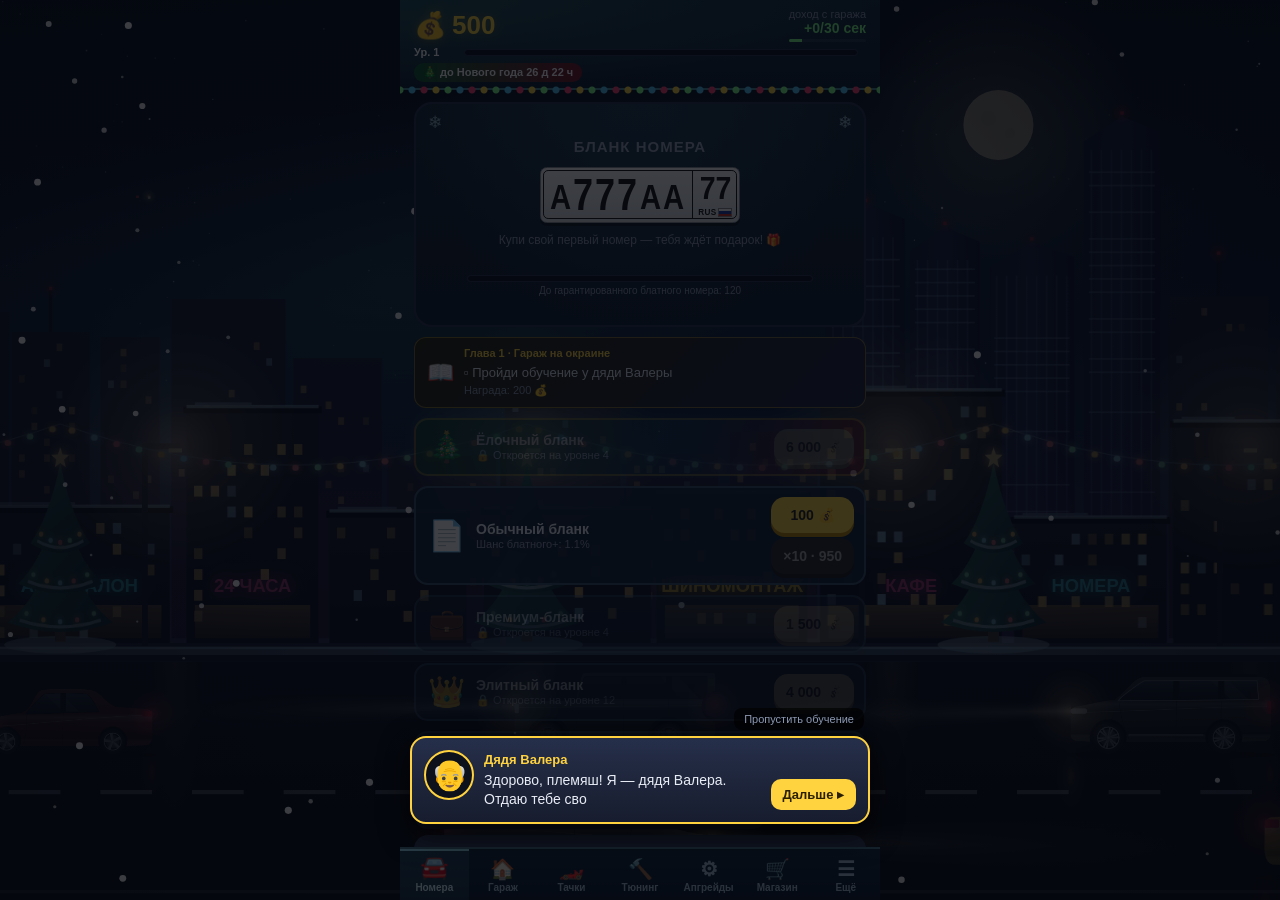
<file: tg/index.html>
<!DOCTYPE html>
<html lang="ru">
<head>
<meta charset="utf-8">
<meta name="viewport" content="width=device-width,initial-scale=1,maximum-scale=1,user-scalable=no,viewport-fit=cover">
<title>Блатной номер</title>
<!-- Яндекс Метрика 114068034 — только в сборке tg (build.ps1); источник визита — из t.me/blatnoy_nomerbot/play?startapp=<метка> -->
<script>
window.TG_BUILD = true; window.YM_ID = 114068034;
(function (m, e, t, r, i, k, a) { m[i] = m[i] || function () { (m[i].a = m[i].a || []).push(arguments) }; m[i].l = 1 * new Date();
  for (var j = 0; j < document.scripts.length; j++) { if (document.scripts[j].src === r) return; }
  k = e.createElement(t), a = e.getElementsByTagName(t)[0], k.async = 1, k.src = r, a.parentNode.insertBefore(k, a) })
  (window, document, "script", "https://mc.yandex.ru/metrika/tag.js?id=114068034", "ym");
(function () {
  // источник: startapp из ссылки t.me/…?startapp=…, или ?from=remind1..3 из напоминаний бота
  var h = new URLSearchParams(location.hash.slice(1)), src = h.get("tgWebAppStartParam") || new URLSearchParams(location.search).get("from") || "direct";
  ym(114068034, "init", { ssr: true, webvisor: true, clickmap: true, accurateTrackBounce: true, trackLinks: true, params: { src: src, tg_platform: h.get("tgWebAppPlatform") || "?" } });
})();
</script>
<noscript><div><img src="https://mc.yandex.ru/watch/114068034" style="position:absolute; left:-9999px;" alt=""></div></noscript>
<link rel="stylesheet" href="style.css?v=202611281402">
<link rel="stylesheet" href="scrollbars.css?v=202611281402">
<link rel="stylesheet" href="cars.css?v=202611281402">
<link rel="stylesheet" href="ny.css?v=202611281402">
<link rel="stylesheet" href="garage.css?v=202611281402">
</head>
<body>
<div id="bg"></div>
<canvas id="fx"></canvas>

<div id="app">
  <header>
    <div class="hrow">
      <div class="coins" id="coinsBox"><span class="ico">💰</span><span id="coins">0</span></div>
      <div class="inc"><span data-i18n>доход с гаража</span><br><b id="inc">0/30 сек</b><i class="paybar"><i id="payBar"></i></i></div>
    </div>
    <div class="lvl">
      <span class="lvlnum" id="lvlnum">Ур. 1</span>
      <div class="bar"><i id="xpbar"></i></div>
      <span class="pts" id="ptsLabel"></span>
    </div>
    <div class="pills" id="pills"></div>
  </header>

  <main id="main">
    <!-- КУПИТЬ -->
    <section class="tab on" id="tab-buy">
      <div class="stage" id="stage">
        <div class="tier t0" id="tier">Бланк номера</div>
        <div id="plateBox"></div>
        <div class="note" id="note"></div>
        <div class="pity"><div class="bar"><i id="pitybar"></i></div><small id="pitytxt"></small></div>
      </div>
      <div class="row" id="resolveRow" style="display:none">
        <button class="btn alt" data-act="sellPending" id="btnSell">Продать</button>
        <button class="btn green" data-act="keepPending" data-i18n>В гараж</button>
      </div>
      <div id="mergeBar" style="display:none"></div>
      <div class="goal" id="goal"></div>
      <div id="subs"></div>
      <div id="packs"></div>
      <button class="btn star shopbtn" id="btnStarterOffer" data-act="starterOffer" type="button" style="display:none"></button>
      <button class="btn shop-banner" id="btnFeaturedShop" data-act="shop" type="button" hidden>
        <span class="shop-banner-icon" aria-hidden="true">🛒</span>
        <span class="shop-banner-copy"><strong>Магазин</strong><small>Монеты, номера и оформление</small></span>
        <span class="shop-banner-arrow" aria-hidden="true">›</span>
      </button>
      <div class="row">
        <button class="btn alt" id="btnTaxi" data-act="taxi">🚕 Таксовать</button>
        <button class="btn star" id="btnShop" data-act="shop" style="display:none">⭐ Магазин</button>
      </div>
      <details class="odds"><summary data-i18n>Шансы выпадения</summary><div id="odds"></div></details>
    </section>

    <section class="tab" id="tab-garage"></section>
    <section class="tab" id="tab-cars"></section>
    <section class="tab" id="tab-forge"></section>
    <section class="tab" id="tab-orders"></section>
    <section class="tab" id="tab-up"></section>
    <section class="tab" id="tab-more"></section>
  </main>

  <nav id="nav">
    <button data-tab="buy" class="on"><span>🚘</span><b data-i18n>Номера</b></button>
    <button data-tab="garage"><span>🏠</span><b data-i18n>Гараж</b></button>
    <button data-tab="cars"><span>🏎️</span><b data-i18n>Тачки</b><em id="carsDot"></em></button>
    <button data-tab="forge"><span>🔨</span><b data-i18n>Тюнинг</b></button>
    <button data-tab="orders"><span>📋</span><b data-i18n>Заказы</b><em id="orderDot"></em></button>
    <button data-tab="up"><span>⚙</span><b data-i18n>Апгрейды</b></button>
    <button data-tab="more"><span>☰</span><b data-i18n>Ещё</b><em id="moreDot"></em></button>
  </nav>
</div>

<div id="vignette"></div>
<div id="big"></div>
<div id="jp" class="hidden"></div>
<div id="buyer" class="hidden">🚘</div>
<div id="toasts"></div>
<div id="modal" class="hidden"><div class="mbox" id="mbox"></div></div>
<div id="menu" class="hidden"></div>
<div id="talk" class="hidden"><div class="tk-dim"></div><div class="tk-hole"></div><div class="tk-finger">👆</div>
  <div class="tk-box bottom"><div class="tk-ava"></div><div class="tk-body"><b class="tk-name"></b><p class="tk-text"></p>
    <div class="tk-choice" hidden><button type="button" data-choice="open">Посмотреть набор</button><button type="button" data-choice="skip">Играть дальше</button></div></div>
    <button class="tk-next" data-i18n>Дальше ▸</button><button class="tk-skip" data-i18n>Пропустить обучение</button></div></div>

<script src="i18n.js?v=202611281402"></script>
<script src="platform.js?v=202611281402"></script>
<script src="bg-city.js?v=202611281402"></script>
<script src="game.js?v=202611281402"></script>
<script src="garage-fleet.js?v=202611281402"></script><script src="cars.js?v=202611281402"></script>
<script src="garage.js?v=202611281402"></script>
<script>GarageUI.mount();</script>
<script src="garage-products.js?v=202611281402"></script><script src="garage-store.js?v=202611281402"></script>
<script>GarageMarket.mount('shop.html?v=202611281402');</script>
<script src="ny.js?v=202611281402"></script>
</body>
</html>
</file>
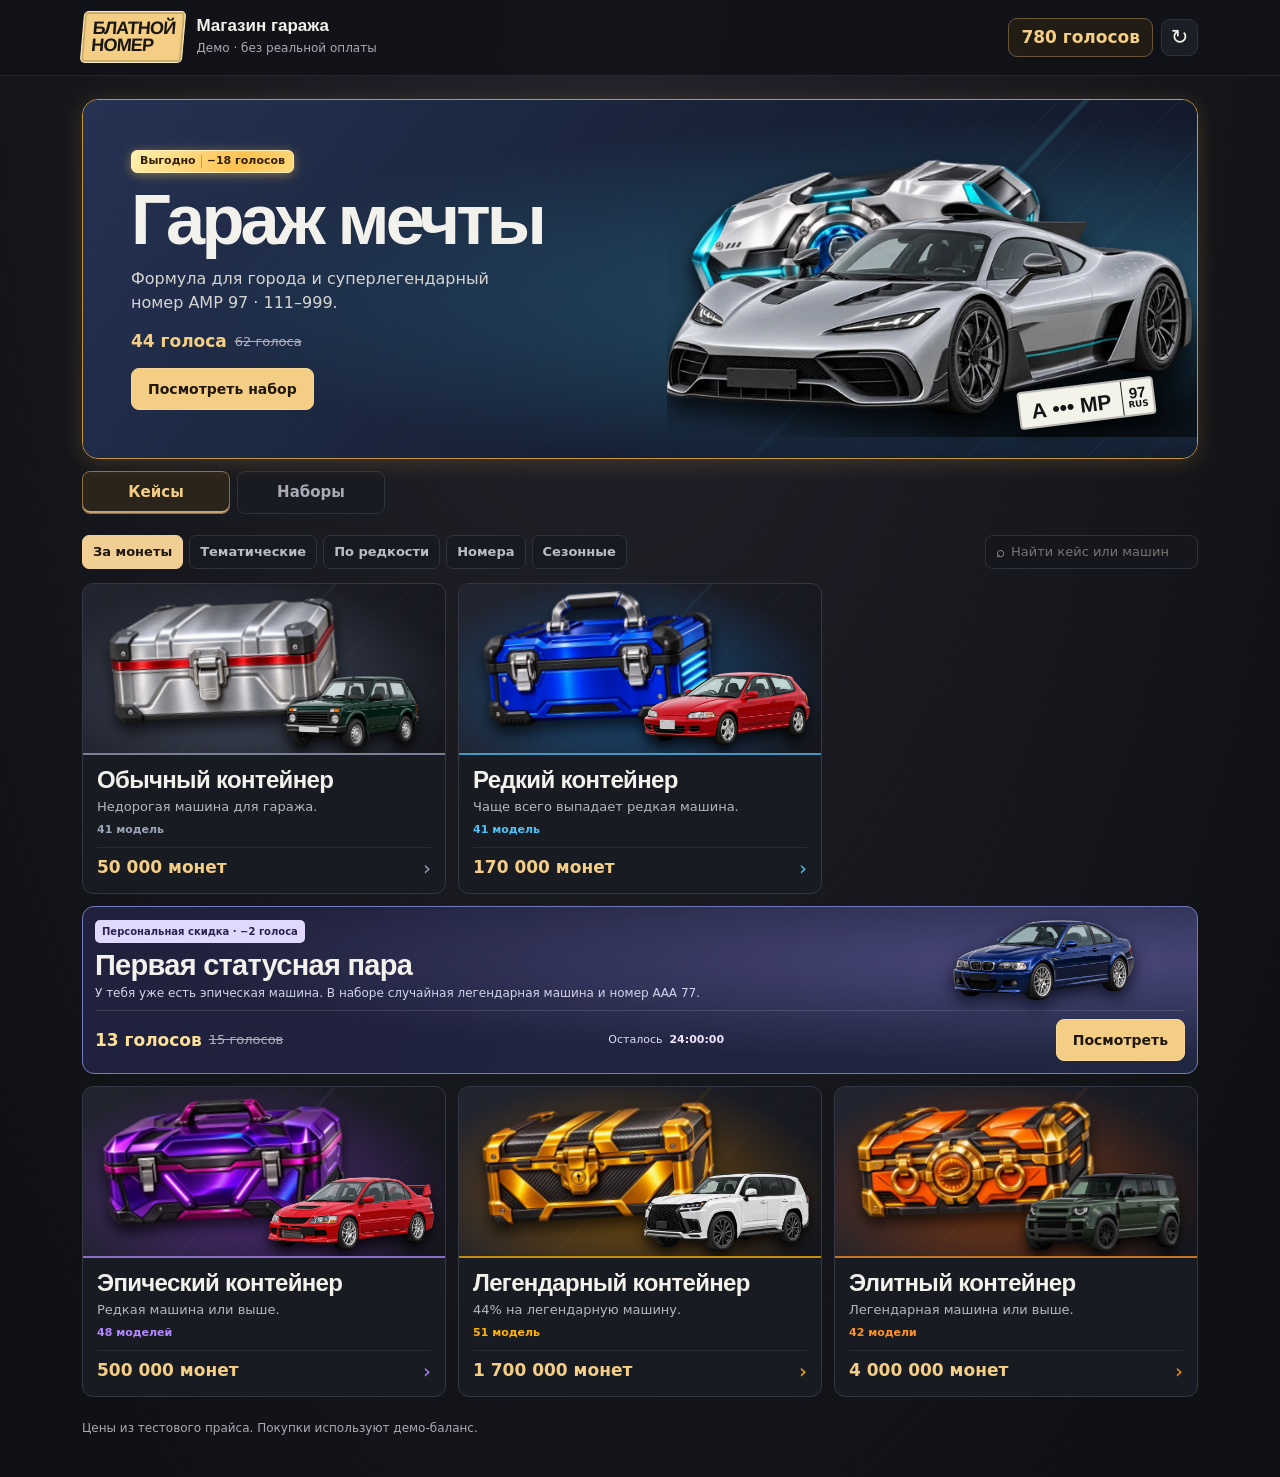
<file: shop.html>
<!doctype html>
<html lang="ru">
<head>
<meta charset="utf-8">
<meta name="viewport" content="width=device-width,initial-scale=1,viewport-fit=cover">
<meta name="theme-color" content="#101115">
<title>Блатной номер — магазин гаража</title>
<link rel="stylesheet" href="scrollbars.css?v=202611281402">
<script>window.VK_SHOP_PREVIEW=1;</script><script src="vk-car-names.js?v=202611281402"></script><script src="platform.js?v=202611281402"></script>
<script>
if (window.parent !== window && new URLSearchParams(location.search).has('embedded')) document.documentElement.classList.add('in-game');
</script>
<style>
:root {
  color-scheme: dark;
  --bg: #101115;
  --surface: #191b22;
  --line: #30323c;
  --text: #f3f1eb;
  --muted: #aaaab6;
  --gold: #f4ce84;
  --heading: "Bahnschrift", "Arial Narrow", "Segoe UI", sans-serif;
  --body: "Segoe UI", system-ui, sans-serif;
}
* { box-sizing: border-box; }
[hidden] { display: none !important; }
body { margin: 0; min-width: 290px; background: radial-gradient(ellipse at 48% 0,#23242c 0,transparent 50rem),var(--bg); color: var(--text); font: 15px/1.5 var(--body); }
button,input { font: inherit; }
button { color: inherit; cursor: pointer; }
button:disabled { cursor: default; opacity: .57; }
button:focus-visible,input:focus-visible { outline: 2px solid var(--gold); outline-offset: 3px; }
img { display: block; max-width: 100%; }
h1,h2,h3,p { margin: 0; }
h1,h2,h3 { font-family: var(--heading); line-height: 1.05; }
.wrap { width: min(1192px,100%); margin: 0 auto; padding-inline: clamp(14px,4vw,38px); }
.top { border-bottom: 1px solid #ffffff13; background: #111216dd; }
.top .wrap { display: flex; gap: 16px; justify-content: space-between; align-items: center; min-height: 75px; }
.brand { display: flex; align-items: center; gap: 12px; min-width: 0; }
.brand-mark { color: #19170f; background: var(--gold); font: 900 18px/.95 var(--heading); padding: 8px 9px; border: 1px solid #fff1c0; border-radius: 5px; transform: skewX(-5deg); box-shadow: inset 0 0 0 2px #19170f31; letter-spacing: -.045em; }
.brand strong { display: block; font: 800 17px/1.15 var(--heading); }
.brand small { color: var(--muted); font-size: 12px; }
.wallet { flex: 0 0 auto; display: flex; gap: 8px; align-items: center; }
.balance { padding: 6px 12px; min-width: 93px; background: #211c14; border: 1px solid #6b5537; border-radius: 9px; color: var(--gold); font-variant-numeric: tabular-nums; font-size: 17px; font-weight: 800; text-align: center; }
.icon-button { display: grid; place-items: center; width: 37px; height: 37px; background: #1c1e25; border: 1px solid var(--line); border-radius: 9px; font-size: 21px; }
main { padding-block: 23px 40px; }
.nav { display: flex; gap: 7px; margin-bottom: 20px; }
.nav button { flex: 0 0 148px; min-height: 43px; border: 1px solid var(--line); border-radius: 8px; background: #191b22; color: var(--muted); font-size: 15px; font-weight: 800; }
.nav button[aria-pressed="true"] { color: var(--gold); border-color: #8d7049; background: #2b241a; box-shadow: inset 0 -2px 0 #c8a475; }
.hero,.entry,.scene,.dialog-head { --a: #edc27f; --glow: #aa6e36; }
.hero { display: grid; grid-template-columns: minmax(0,1.1fr) minmax(0,1fr); min-height: 260px; position: relative; isolation: isolate; overflow: hidden; border: 1px solid color-mix(in srgb,var(--a) 37%,#22242c); border-radius: 16px; background: #181a20; }
.hero::before { content: ""; position: absolute; inset: 0; z-index: -1; background: radial-gradient(ellipse at 79% 48%,color-mix(in srgb,var(--glow) 65%,transparent),transparent 55%),linear-gradient(112deg,#21232b 9%,#181a22 52%,#15171d 85%); }
.hero-copy { padding: clamp(20px,4.2vw,48px); align-self: center; position: relative; z-index: 2; }
.eyebrow { display: block; color: var(--a); font-size: 11px; font-weight: 850; letter-spacing: .115em; text-transform: uppercase; }
.hero h1 { margin: 7px 0 10px; font-size: clamp(38px,5.5vw,74px); font-weight: 850; letter-spacing: -.055em; }
.hero p { color: #d6d4d2; font-size: clamp(13px,1.5vw,16px); max-width: 36ch; }
.hero .buy,.hero .prices { margin-top: 17px; }
.buy { display: inline-flex; align-items: center; justify-content: center; gap: 8px; border: 1px solid #f6d799; background: #f4ce84; color: #21170e; padding: 9px 16px; min-height: 42px; border-radius: 8px; font-weight: 850; font-size: 14px; white-space: nowrap; transition: background .18s,transform .18s; }
.buy:hover { background: #ffe1a9; }
.buy:active:not(:disabled) { transform: scale(.97); }
.hero-art { display: grid; place-items: center; height: 100%; min-height: 210px; overflow: hidden; position: relative; z-index: 1; }
.hero-art::after { content: ""; position: absolute; z-index: 1; left: 6%; right: -28%; bottom: 6%; height: 39%; background: radial-gradient(ellipse at 60% 80%,#000d,transparent 67%); pointer-events: none; }
.hero-art .auto { position: absolute; z-index: 2; width: 100%; max-height: 68%; object-fit: contain; bottom: 12%; right: 1%; filter: drop-shadow(0 15px 12px #000b); }
.hero-art .case-icon { position:absolute; z-index:1; left:3%; top:5%; width:70%; height:73%; transform:rotate(-8deg); filter:drop-shadow(0 15px 16px #0008); }
.hero-art .plate { position: absolute; z-index: 3; right: 8%; bottom: 10%; transform: rotate(-7deg); box-shadow: 0 7px 18px #000a; }
.hero-art .rays,.art .rays { position: absolute; inset: 0; opacity: .62; }
.rays { background: linear-gradient(133deg,transparent 48%,color-mix(in srgb,var(--a) 22%,transparent) 48.3% 48.8%,transparent 49.1%), repeating-linear-gradient(133deg,transparent 0 22px,#ffffff12 23px,transparent 24px 44px); mask-image: linear-gradient(90deg,transparent,#000 80%); }
.toolbar { display: flex; align-items: flex-end; justify-content: space-between; flex-wrap: wrap; gap: 13px 16px; margin: 21px 0 14px; }
.filters { display: flex; flex-wrap: wrap; gap: 6px; }
.filter { border: 1px solid var(--line); border-radius: 7px; background: #181a21; color: #bbbcc6; padding: 6px 10px; min-height: 34px; font-size: 13px; font-weight: 680; }
.filter[aria-pressed="true"] { color: #20170c; background: #f1cf94; border-color: #f1cf94; }
.search { max-width: 235px; display: flex; align-items: center; border: 1px solid var(--line); background: #15171d; border-radius: 8px; min-height: 34px; padding: 0 10px; color: #b6b4bd; }
.search input { width: 100%; min-width: 0; background: transparent; border: 0; color: var(--text); padding: 6px; font-size: 13px; }
.search input:focus-visible { outline-offset: 0; }
.grid { display: grid; grid-template-columns: repeat(3,minmax(0,1fr)); gap: 12px; }
.entry { display: flex; flex-direction: column; min-width: 0; padding: 0; overflow: hidden; border-radius: 11px; border: 1px solid #343743; background: #191b23; text-align: left; transition: border-color .18s,transform .18s; }
.entry:hover,.entry:focus-visible { border-color: var(--a); }
.entry:hover { transform: translateY(-2px); }
.entry:active { transform: translateY(0); }
.art { position:relative; display:grid; place-items:center; width:100%; height:clamp(100px,14vw,171px); isolation:isolate; overflow:hidden; background:radial-gradient(ellipse at 45% 63%,color-mix(in srgb,var(--glow) 68%,transparent),transparent 76%),linear-gradient(115deg,#22242f,#15161d); border-bottom:2px solid color-mix(in srgb,var(--a) 72%,#242631); }
.art .rays { opacity: .38; }
.art .auto { width:46%; height:47%; position:absolute; right:3%; bottom:3%; z-index:2; object-fit:contain; filter:drop-shadow(0 7px 6px #000b); }
.art .case-icon { width:68%; height:84%; position:absolute; left:5%; top:3%; z-index:1; transform:rotate(-5deg); }
.art.no-car .case-icon { width:80%; height:85%; left:auto; top:auto; }
.art .plate { position:absolute; right:6%; bottom:9%; z-index:3; transform:rotate(-9deg); }
.art.plate-art .case-icon { left:9%; }
.art.pack-product .auto { width:53%; height:56%; }
.art.pack-product .case-icon { width:62%; }
.art .rarity-tag { position:absolute; z-index:4; left:7px; bottom:6px; }
.art .pack-symbol { position: absolute; left: 25%; right: 25%; top: 23%; bottom: 19%; display: grid; place-items: center; color: var(--a); font: 850 clamp(35px,5vw,69px)/1 var(--heading); letter-spacing: -.075em; text-shadow: 0 6px 20px #000; z-index: 2; transform: skewX(-8deg); }
.art .art-two { position: absolute; z-index:2; bottom:27%; right:26%; transform:rotate(-7deg) scale(.9); }
.art .art-two .plate { position: static; }
.card-body { width: 100%; flex: 1; display: flex; flex-direction: column; gap: 6px; padding: 12px 14px 13px; }
.card-title { font: 780 clamp(17px,2.2vw,24px)/1.05 var(--heading); letter-spacing: -.028em; }
.card-copy { color: #b6b6c1; font-size: 13px; line-height: 1.35; flex: 1; }
.card-action { display: flex; justify-content: space-between; align-items: center; gap: 7px; margin-top: 3px; border-top: 1px solid #ffffff12; padding-top: 7px; min-height: 33px; }
.card-chevron { margin-left:auto; color:var(--a); font-size:20px; line-height:1; }
.price { color: var(--gold); font: 850 17px/1.12 var(--body); white-space: nowrap; }
.prices { display: flex; align-items: center; flex-wrap: wrap; gap: 4px 8px; font-variant-numeric: tabular-nums; }
.old { color: #b3afba; font-size: 13px; }
.entry.featured-value { position:relative; isolation:isolate; border-color:#daa742; box-shadow:inset 0 0 0 1px #ffd87833,0 0 14px #ffc04a28; }
.featured-value::after { content:""; position:absolute; z-index:5; inset:0 auto 0 0; width:43%; transform:translateX(-155%) skewX(-20deg); background:linear-gradient(90deg,transparent,#fff2bd2c 48%,#ffefb575 52%,transparent); pointer-events:none; animation:value-glint 5.6s ease-in-out infinite; }
@keyframes value-glint { 0%,16% { transform:translateX(-155%) skewX(-20deg); } 42%,100% { transform:translateX(345%) skewX(-20deg); } }
.value-badge { position:absolute; z-index:4; top:7px; left:7px; padding:4px 8px; border:1px solid #ffefba; border-radius:6px; color:#312004; background:linear-gradient(125deg,#fff0ae,#ffc251 66%,#ffda7d); box-shadow:0 2px 11px #ffc45673; font:900 11px/1.15 var(--body); }
.value-note { color:#f8d993; font-size:11px; line-height:1.25; }
.hero.hero-promo { margin-bottom:12px; }
.hero.hero-promo::before { background:radial-gradient(ellipse at 85% 56%,#24556f 0,transparent 64%),linear-gradient(127deg,#253252 0,#162034 57%,#111626 100%); }
.hero.hero-promo.featured-value { border-color:#c7943e; box-shadow:inset 0 0 0 1px #ffc55938,0 4px 20px #e3a94130; }
.hero-promo.featured-value::after { opacity:.48; animation-duration:7.2s; }
.hero-promo .hero-copy .value-badge { position:static; display:inline-flex; gap:5px; align-items:center; margin-bottom:3px; }
.hero-promo .value-badge b { padding-left:5px; border-left:1px solid #53320c55; }
.personal-card { grid-column:1/-1; display:grid; grid-template-columns:minmax(0,1fr) minmax(82px,26%); gap:9px 10px; padding:12px; border:1px solid #7379ba; border-radius:12px; background:radial-gradient(ellipse at 88% 32%,#49477b,transparent 63%),linear-gradient(110deg,#20213d,#202740); }
.personal-copy { min-width:0; }
.personal-label { display:inline-flex; align-items:center; padding:4px 7px; border-radius:5px; background:#e1d8ff; color:#2a2052; font-size:10px; font-weight:850; }
.personal-card h2 { margin:7px 0 5px; font-size:clamp(18px,4.8vw,29px); letter-spacing:-.025em; }
.personal-card p { color:#d1d5eb; font-size:12px; line-height:1.28; }
.personal-card img { align-self:center; width:100%; max-height:80px; object-fit:contain; filter:drop-shadow(0 6px 8px #111527); }
.personal-footer { grid-column:1/-1; display:flex; align-items:center; justify-content:space-between; flex-wrap:wrap; gap:7px 9px; padding-top:8px; border-top:1px solid #ffffff22; }
.personal-price,.personal-deadline { display:flex; align-items:center; flex-wrap:wrap; gap:4px 7px; }
.personal-card .price { color:#ffe199; }
.personal-deadline { color:#e2ddfb; font-size:11px; }
.personal-deadline time { display:inline-block; color:#eee5ff; min-width:8ch; font-weight:800; font-variant-numeric:tabular-nums; }
.personal-terms { display:flex; justify-content:space-between; align-items:center; flex-wrap:wrap; gap:6px 12px; margin:0 0 9px; padding:8px; border:1px solid #686392; border-radius:8px; background:#252743; }
.personal-terms small { color:#d1d5eb; font-size:11px; }
.plate { display: inline-flex; align-items: stretch; color: #141417; background: #f4f3e9; border: 2px solid #b9b8b4; border-radius: 4px; box-shadow: 0 0 0 1px #0a0b0e,0 4px 10px #0008; font: 850 clamp(10px,1.7vw,21px)/1 var(--heading); white-space: nowrap; }
.plate .serial { padding: .36em .52em .27em; }
.plate .region { display: grid; align-content: center; align-items: center; border-left: 1px solid #242424; padding: .16em .32em; text-align: center; font-size: .72em; }
.plate small { font: 600 .58em/1 var(--body); }
.case-icon { display:block; width:180px; aspect-ratio:1.75; position:relative; }
.case-icon img { width:100%; height:100%; object-fit:contain; filter:drop-shadow(0 8px 7px #000a); }
.case-gate { position:absolute; z-index:1; inset-block:20%; width:24%; background:repeating-linear-gradient(90deg,transparent 0 13%,#10121b66 14% 17%),linear-gradient(160deg,color-mix(in srgb,var(--a) 65%,#262833),transparent 88%); clip-path:polygon(8% 0,100% 0,92% 100%,0 100%); opacity:0; }
.case-gate.left { left:23%; }
.case-gate.right { right:23%; }
.case-spark { position:absolute; z-index:3; inset:25% 23%; opacity:0; pointer-events:none; background:radial-gradient(ellipse at center,#fff6 1%,color-mix(in srgb,var(--a) 72%,transparent) 13%,transparent 65%); mix-blend-mode:screen; }
.cradle { position: absolute; bottom: 10%; width: min(280px,70%); height: 11%; border-block: 1px solid var(--a); background: repeating-linear-gradient(115deg,#b583496a 0 4%,#25212b 5% 10%); z-index: 1; transform: skewX(-12deg); }
.press-paper { position: absolute; z-index: 1; bottom: 27%; opacity: 0; }
.rarity-tag { display:inline-flex; align-items:center; justify-content:center; border:1px solid var(--rarity); border-radius:5px; padding:2px 5px; background:var(--rarity); color:#191225; font:900 9px/1.15 var(--body); text-transform:uppercase; white-space:nowrap; }
.shop-in { animation:shop-arrive 360ms cubic-bezier(.18,.75,.25,1.15) var(--arrival,0ms) backwards; }
@keyframes shop-arrive { from { opacity:0; transform:translateY(13px) scale(.94); } 72% { opacity:1; transform:translateY(-1px) scale(1.005); } to { opacity:1; transform:none; } }
.empty { color: var(--muted); grid-column: 1/-1; padding: 25px 0; }
.foot { margin-top: 22px; color: var(--muted); font-size: 12px; }
html:has(dialog[open]) { overflow: hidden; }
dialog { width: min(540px,calc(100% - 24px)); max-height: min(86dvh,780px); padding: 0; overflow: auto; overscroll-behavior: contain; border: 1px solid #464650; border-radius: 16px; color: var(--text); background: #1c1e26; }
dialog::backdrop { background: #090a10d9; backdrop-filter: blur(5px); }
.close { position: absolute; z-index: 8; right: 12px; top: 12px; background: #15161dde; }
.dialog-head { position: relative; overflow: hidden; border-bottom: 1px solid var(--line); }
.dialog-head .art { height: 170px; }
.dialog-head .art .auto { width:43%; height:58%; right:7%; }
.dialog-head .art .case-icon { left:15%; }
.dialog-head .art.no-car .case-icon { left: auto; }
.details { padding: 17px 19px 12px; }
.details h2 { font-size: 31px; margin: 3px 0 7px; letter-spacing: -.03em; }
.details>p,.details .hint { color: var(--muted); font-size: 13px; margin-bottom: 10px; }
.contents { list-style: none; margin: 10px 0 0; padding: 0; }
.contents li { display: flex; gap: 8px; align-items: center; padding: 7px 0; border-bottom: 1px solid #ffffff12; }
.contents img { width: 58px; height: 30px; object-fit: contain; }
.contents .desc { font-size: 13px; overflow-wrap: anywhere; }
.contents .desc small { display: block; color: var(--rarity,var(--muted)); font-size: 11px; }
.contents strong { font-size: 13px; margin-left: auto; white-space: nowrap; }
.contents .plate { flex:none; font-size:clamp(11px,3.5vw,15px); }
.contents .choose-plate { margin-left:auto; min-width:64px; white-space:nowrap; }
.contents .series-row { display:grid; align-items:stretch; gap:5px; }
.series-head { display:flex; align-items:center; flex-wrap:wrap; gap:6px; }
.series-progress,.boost-note { color:var(--muted); font-size:11px; line-height:1.3; }
.series-digits { display:flex; flex-wrap:wrap; gap:4px; }
.series-digit { padding:3px 5px; border:1px solid color-mix(in srgb,var(--rarity) 60%,var(--line)); border-radius:5px; color:var(--rarity); font:750 10px/1.2 var(--body); font-variant-numeric:tabular-nums; }
.series-digit.claimed { border-color:var(--line); color:var(--muted); text-decoration:line-through; }
.pool-size { color:var(--a); font-size:11px; font-weight:750; }
.pool-models { margin-top:12px; }
.pool-models summary { padding:8px 10px; border:1px solid var(--line); border-radius:8px; color:var(--text); font-size:13px; font-weight:750; cursor:pointer; }
.blanks-link { grid-column:1/-1; justify-self:start; min-height:36px; margin-top:6px; padding:6px 9px; border:1px solid #43547b; border-radius:8px; color:var(--text); background:#192139; font:700 12px/1.15 var(--body); }
.dialog-actions { position: sticky; z-index: 4; bottom: 0; background: #1c1e26; border-top: 1px solid var(--line); padding: 12px 19px; }
.dialog-actions .buy { width: 100%; }
.dialog-actions .buy + .buy { margin-top: 7px; }
.dialog-actions p { text-align: center; color: var(--muted); font-size: 12px; margin-top: 4px; }
.trial { width: min(650px,calc(100% - 18px)); overflow: hidden; }
.scene { position: relative; isolation: isolate; overflow: hidden; min-height: 310px; background: radial-gradient(ellipse at 50% 62%,color-mix(in srgb,var(--glow) 55%,transparent),transparent 70%),#161821; }
.scene::after { content: ""; position: absolute; inset: 0; z-index: -1; background: repeating-linear-gradient(132deg,transparent 0 34px,#ffffff0d 35px 36px,transparent 37px 60px); mask-image: linear-gradient(0deg,#000,transparent 83%); }
.scene-top,.scene-end { position: relative; z-index: 3; text-align: center; padding: 19px 20px 9px; }
.scene-top h2 { font-size: clamp(23px,5vw,36px); margin-top: 4px; letter-spacing: -.032em; }
.scene-end { padding: 10px 16px 17px; }
.scene-end p { color: var(--muted); font-size: 13px; margin: 0 0 8px; }
.stage { position: relative; display: grid; align-items: center; justify-items: center; min-height: 195px; isolation: isolate; }
.stage .case-icon { position: relative; width: min(322px,73%); z-index: 2; }
.effect { position: absolute; z-index: -1; left: 15%; right: 15%; bottom: 12%; height: 76%; background: radial-gradient(ellipse,color-mix(in srgb,var(--a) 38%,transparent),transparent 65%); opacity: 0; }
.theme-print .effect,.theme-salon .effect { background: repeating-linear-gradient(0deg,transparent 0 14px,color-mix(in srgb,var(--a) 33%,transparent) 15px 16px,transparent 17px 25px); }
.theme-key4 .effect,.theme-star .effect,.theme-museum .effect,.theme-key5 .effect { background: conic-gradient(from 15deg,transparent,var(--a),transparent 27%,transparent 54%,var(--a),transparent 82%); mask-image: radial-gradient(ellipse,#0000 18%,#000 40%,transparent 70%); }
.theme-japan .effect,.theme-suv .effect { background: repeating-linear-gradient(120deg,transparent 0 18px,color-mix(in srgb,var(--a) 50%,transparent) 19px 21px,transparent 22px 39px); }
.theme-heavy .effect,.theme-convoy .effect { background: radial-gradient(ellipse at 20% 50%,var(--a),transparent 31%),radial-gradient(ellipse at 80% 50%,var(--a),transparent 31%); }
.theme-rare .effect { background:linear-gradient(105deg,transparent 11%,var(--a) 12%,transparent 15% 85%,var(--a) 88%,transparent 89%); }
.theme-epic .effect { background:linear-gradient(0deg,transparent 38%,color-mix(in srgb,var(--a) 78%,transparent) 48%,#fff 50%,transparent 53%); }
.theme-legend .effect { background:radial-gradient(ellipse,transparent 38%,var(--a) 41%,transparent 44% 52%,var(--a) 54%,transparent 55%); }
.theme-elite .effect { background:linear-gradient(90deg,transparent,color-mix(in srgb,var(--a) 52%,transparent) 32%,#fff 50%,color-mix(in srgb,var(--a) 52%,transparent) 68%,transparent); mask-image:radial-gradient(ellipse at center,#000,transparent 75%); }
.theme-snow .effect { background: radial-gradient(circle,var(--a) 1px,transparent 3px) 0 0/24px 23px,radial-gradient(circle,#fff 1px,transparent 2px) 6px 14px/35px 27px; }
.skip { position: absolute; z-index: 5; right: 10px; bottom: 10px; background: #14161ce8; border: 1px solid #505361; border-radius: 7px; padding: 5px 9px; color: #eeeef2; font-size: 12px; }
.scene.with-skip .scene-end { padding-bottom: 44px; }
.roulette { width: 100%; height: 100px; align-self: center; position: relative; overflow: hidden; border-block: 1px solid #787e9352; background: #101218a1; mask-image: linear-gradient(90deg,transparent,#000 9% 91%,transparent); }
.roulette::before,.roulette::after { content:""; z-index:2; position:absolute; left:calc(50% - 8px); width:16px; height:10px; background:var(--a); pointer-events:none; }
.roulette::before { top:0; clip-path:polygon(0 0,100% 0,50% 100%); }
.roulette::after { bottom:0; clip-path:polygon(50% 0,100% 100%,0 100%); }
.strip { display: flex; gap: 8px; align-items: center; width: max-content; height: 100%; padding-inline: 5px; }
.roll-tile { flex:0 0 112px; width:112px; height:88px; display:grid; grid-template-rows:40px minmax(0,1fr) 17px; padding:3px; justify-items:center; align-items:center; overflow:hidden; border:2px solid var(--rarity); background:radial-gradient(ellipse at 50% 43%,color-mix(in srgb,var(--rarity) 37%,#11182b),#141a2b 78%); border-radius:8px; box-shadow:0 0 12px color-mix(in srgb,var(--rarity) 34%,transparent); }
.roll-tile img { width:97px; height:40px; object-fit:contain; }
.roll-tile b { font-size:10px; text-align:center; line-height:1.05; padding:0 3px; }
.roll-tile .rarity-tag { padding:1px 4px; font-size:10px; }
.roll-tile .plate { font-size: 12px; }
.result { display: grid; gap: 5px; place-items: center; max-width: 100%; padding: 7px 18px; }
.result .auto { width:min(430px,78vw); height:130px; object-fit:contain; filter:drop-shadow(0 5px 17px color-mix(in srgb,var(--rarity) 55%,transparent)) drop-shadow(0 11px 9px #000b); }
.result .rarity-tag { font-size:13px; padding:5px 11px; box-shadow:0 0 20px color-mix(in srgb,var(--rarity) 49%,transparent); }
.result .plate { font-size: clamp(21px,6vw,36px); }
.result h3 { font-size: clamp(18px,4.8vw,26px); text-align: center; }
.result-group { display: flex; justify-content: center; align-items: stretch; gap: 8px; padding: 9px 13px; width: 100%; }
.reward { flex:0 1 155px; min-width:0; display:flex; flex-direction:column; justify-content:center; align-items:center; gap:6px; min-height:110px; padding:8px 4px; text-align:center; background:radial-gradient(ellipse at 50% 33%,color-mix(in srgb,var(--rarity,var(--a)) 28%,#1b2340),#192036 75%); border:1px solid var(--rarity,var(--a)); border-radius:8px; }
.reward img { height: 53px; width: 95%; object-fit: contain; }
.reward .plate { font-size: clamp(10px,2.7vw,16px); max-width: 100%; }
.reward b { font-size: 12px; line-height: 1.2; overflow-wrap: anywhere; }
.reward .money-art { font: 850 34px/1 var(--heading); color: var(--a); }
.toast { position: fixed; bottom: calc(12px + env(safe-area-inset-bottom)); left: 50%; transform: translateX(-50%); z-index: 9; max-width: calc(100% - 24px); background: #27232d; color: var(--text); padding: 8px 12px; border: 1px solid #585060; border-radius: 8px; text-align: center; }
.sr-only { position: absolute; width: 1px; height: 1px; padding: 0; margin: -1px; overflow: hidden; clip-path: inset(50%); white-space: nowrap; }
@media(max-width: 820px) { .grid { grid-template-columns: repeat(2,minmax(0,1fr)); } .art { height: clamp(99px,23vw,155px); } }
@media(max-width: 520px) {
  .top .wrap { min-height: 61px; gap: 6px; }
  .brand { gap: 8px; }
  .brand-mark { font-size: 14px; }
  .brand strong { font-size: 14px; }
  .brand small { font-size: 10px; }
  .wallet { gap: 4px; }
  .balance { font-size: 14px; min-width: 65px; padding: 5px 7px; }
  .icon-button { width: 31px; height: 31px; font-size: 17px; }
  main { padding-block: 14px 24px; }
  .nav { margin-bottom: 11px; }
  .nav button { flex: 1; min-height: 37px; }
  .hero { min-height: 203px; grid-template-columns: minmax(0,1fr) 38%; }
  .hero-copy { padding: 13px 0 14px 13px; }
  .hero h1 { font-size: clamp(26px,8vw,43px); margin-block: 6px; }
  .hero p { font-size: 12px; max-width: 25ch; }
  .hero .buy,.hero .prices { margin-top: 10px; }
  .hero-art { overflow: visible; min-height: 0; }
  .hero-art .auto { width: 115%; max-width: none; right: 0; bottom: 22%; }
  .hero-art .case-icon { width:95%; left:0; top:9%; height:67%; }
  .toolbar { gap: 8px; margin: 14px 0 11px; }
  .filter { font-size: 11px; min-height: 32px; padding: 5px 8px; }
  .search { max-width: none; width: 100%; }
  .grid { gap: 8px; }
  .card-body { gap: 5px; padding: 8px 8px 9px; }
  .card-title { font-size: clamp(15px,4.6vw,21px); }
  .card-copy { font-size: 11px; }
  .card-action { flex-wrap: wrap; padding-top: 6px; }
  .price { font-size: 15px; }
  .action-label,.old { font-size: 11px; }
  .value-badge { top: 6px; left: 6px; font-size: 10px; }
  .scene { min-height: 274px; }
  .stage { min-height: 163px; }
}
@media(prefers-reduced-motion: reduce) { *,*::before,*::after { scroll-behavior: auto !important; transition: none !important; } .shop-in,.featured-value::after { animation:none; } }

/* Компоновка витрины внутри игрового экрана. */
.in-game { --bg:#0b0e16; --surface:#161b29; --line:#2a3350; --text:#e8ecf5; --muted:#a1aec6; --gold:#ffd23f; --heading:Arial,Helvetica,sans-serif; --body:Arial,Helvetica,sans-serif; color-scheme:dark; }
.in-game body { background:transparent; min-width:0; }
.in-game .top { display:none; }
.in-game main.wrap { padding:10px 12px 20px; }
.in-game .nav { gap:5px; padding:4px; margin-bottom:9px; background:#101525ed; border:1px solid #2a3350; border-radius:12px; }
.in-game .nav button { flex:1; min-height:34px; background:transparent; border:0; border-radius:8px; font:700 13px/1 Arial,sans-serif; color:#9ba8c4; }
.in-game .nav button[aria-pressed="true"] { color:#ffd23f; background:#24304b; box-shadow:inset 0 -2px 0 #ffd23f; }
.in-game .hero { grid-template-columns:minmax(0,1.22fr) minmax(0,1fr); min-height:0; border:1px solid #38476b; border-radius:14px; background:#171e30; }
.in-game .hero-copy { padding:12px 0 13px 12px; }
.in-game .hero h1 { margin:4px 0 5px; color:#f5f7fb; font-size:clamp(20px,6.7vw,31px); letter-spacing:-.045em; line-height:1; }
.in-game .hero p { color:#b9c6de; font-size:clamp(10px,2.85vw,13px); max-width:26ch; }
.in-game .hero .buy,.in-game .hero .prices { margin-top:8px; }
.in-game .hero-art { min-height:0; overflow:visible; }
.in-game .hero-art .auto { width:118%; max-width:none; right:4%; bottom:13%; max-height:65%; }
.in-game .hero-art .case-icon { top:3%; left:3%; width:95%; height:70%; }
.in-game .hero-art .plate { right:8%; bottom:8%; }
.in-game .buy { min-height:30px; padding:6px 9px; border:0; border-radius:9px; color:#322100; background:linear-gradient(135deg,#ffd23f,#ffae50); box-shadow:0 3px 0 #966013; font-size:12px; }
.in-game .buy:active:not(:disabled) { box-shadow:0 1px 0 #966013; transform:translateY(2px); }
.in-game .toolbar { margin:11px 0 8px; gap:7px; }
.in-game .filters { gap:4px; }
.in-game .filter { min-height:28px; background:#192139; border:1px solid #2a3350; border-radius:8px; padding:4px 7px; font-size:11px; color:#b7c2d8; }
.in-game .filter[aria-pressed="true"] { color:#ffd23f; border-color:#947328; background:#2d2a28; }
.in-game .search { width:100%; max-width:none; min-height:29px; background:#111726; border-color:#2a3350; border-radius:9px; }
.in-game .search input { padding:4px 5px; font-size:12px; }
.in-game .grid { grid-template-columns:repeat(2,minmax(0,1fr)); gap:7px; }
.in-game .entry { border:1px solid #35405f; border-radius:11px; background:#161d2e; }
.in-game .art { height:clamp(86px,24vw,117px); background:radial-gradient(ellipse at 43% 64%,color-mix(in srgb,var(--glow) 64%,transparent),transparent 76%),linear-gradient(140deg,#232d46,#13192a); }
.in-game .card-body { padding:7px 8px 8px; gap:4px; }
.in-game .card-title { font:800 clamp(13px,3.7vw,17px)/1.13 Arial,sans-serif; letter-spacing:-.025em; }
.in-game .card-copy { color:#aab7d0; font-size:11px; }
.in-game .card-action { gap:3px; border-top-color:#2a3350; padding-top:4px; min-height:26px; }
.in-game .price { color:#ffd23f; font-size:14px; }
.in-game .old { font-size:10px; }
.in-game .foot { font-size:10px; margin-top:14px; }
.in-game dialog { width:min(430px,calc(100% - 14px)); max-height:min(89dvh,650px); background:#171e30; border:1px solid #43547b; border-radius:14px; }
.in-game .dialog-head .art { height:116px; }
.in-game .details { padding-block:12px 8px; }
.in-game .contents li { padding-block:5px; }
.in-game .dialog-actions { border-color:#2a3350; background:#171e30; }
.in-game .scene { min-height:0; background:radial-gradient(ellipse at 50% 62%,color-mix(in srgb,var(--glow) 46%,transparent),transparent 73%),#151c30; }
.scene.prize,.in-game .scene.prize { background:radial-gradient(ellipse at 50% 58%,color-mix(in srgb,var(--rarity) 47%,#161d2f),transparent 74%),#10172b; }
.in-game .scene-end { display:flex; justify-content:center; flex-wrap:wrap; align-items:center; gap:6px 8px; }
.in-game .scene-end p { flex:0 0 100%; margin:0 0 3px; }
.in-game .scene .secondary-button { border:1px solid #475779; background:#2e3b5b; color:#f1f5ff; box-shadow:0 3px 0 #202945; }
@media(max-width:360px) {
  .details { padding-inline:12px; }
  .contents li { gap:6px; }
  .contents .choose-plate { min-width:59px; }
}
</style>
</head>
<body>
<header class="top">
  <div class="wrap">
    <div class="brand">
      <span class="brand-mark" aria-hidden="true">БЛАТНОЙ<br>НОМЕР</span>
      <div><strong>Магазин гаража</strong><small>Демо · без реальной оплаты</small></div>
    </div>
    <div class="wallet">
      <span class="balance" id="balance" aria-label="Демо-баланс"></span>
      <button type="button" class="icon-button" id="reset" title="Сбросить демо-баланс и гараж" aria-label="Сбросить демо-баланс и гараж">↻</button>
    </div>
  </div>
</header>
<main class="wrap">
  <section id="hero" aria-label="Главное предложение магазина"></section>
  <nav class="nav" aria-label="Раздел магазина">
    <button type="button" data-tab="cases" aria-pressed="true">Кейсы</button>
    <button type="button" data-tab="packs" aria-pressed="false">Наборы</button>
    <button type="button" id="live-other" hidden>Другие товары</button>
  </nav>
  <div class="toolbar">
    <div class="filters" id="filters" role="group" aria-label="Категория"></div>
    <label class="search"><span aria-hidden="true">⌕</span><span class="sr-only">Поиск предложений</span><input id="search" type="search" placeholder="Найти кейс или машину" autocomplete="off"></label>
  </div>
  <section class="grid" id="grid" aria-label="Карточки каталога"></section>
  <p class="foot">Цены из тестового прайса. Покупки используют демо-баланс.</p>
</main>
<dialog id="dialog" aria-labelledby="dialogTitle"></dialog>
<div class="toast" id="toast" role="status" hidden></div>
<script>
'use strict';

const fmt = new Intl.NumberFormat('ru-RU');
const oddsFmt = new Intl.NumberFormat('ru-RU', { maximumFractionDigits: 3 });
const plural = new Intl.PluralRules('ru-RU');
const modelCount = count => `${fmt.format(count)} ${{one:'модель',few:'модели',many:'моделей'}[plural.select(count)]}`;
const autoRanks = ['Обычная','Редкая','Эпическая','Легендарная','Мифическая','Суперлегенда'];
const plateRanks = ['Обычный','Красивый','Редкий','Блатной','Легенда','Суперлегенда'];
const rarityColors = ['#9aa5b8','#4fc3f7','#b388ff','#ffb300','#ff3d71','#5ef2ff'];
const currency = { stars: '★', coins: 'монет', fruit: '🍊' };
const vkShop = window.VK_SHOP_PREVIEW === 1;
const liveShop = document.documentElement.classList.contains('in-game') && new URLSearchParams(location.search).get('live') === '1';
const paidUnit = vkShop ? 'votes' : 'stars';
const paidCost = stars => vkShop ? VK_VOTES(stars) : stars;
const rankMark = (tier, colors = rarityColors) => `--rarity:${colors[tier]}`;

const cars = new Map();
function putCars(rows, folder, group) {
  for (const [id, name, tier] of rows) {
    const displayName = vkShop && group !== 'winter' ? window.VK_CAR_NAMES?.[id] || 'Машина' : name;
    cars.set(id, { id, name:displayName, tier, group, kind:'car', image:`${vkShop ? 'cars' : folder}/${id}.webp` });
  }
}
putCars([
  ['granta','Lada Granta',0],['logan','Dacia Logan',0],['solaris','Hyundai Accent',0],['rio','Kia Rio',0],['polo','Volkswagen Polo',0],['vesta','Lada Vesta',0],
  ['octavia','Škoda Octavia',1],['passat','Volkswagen Passat',1],['mazda6','Mazda 6',1],['tiguan','Volkswagen Tiguan',1],['camry','Toyota Camry',1],
  ['a6','Audi A6',2],['bmw5','BMW 5 Series',2],['eclass','Mercedes-Benz E-Class',2],['cayenne','Porsche Cayenne',2],['lc','Toyota Land Cruiser',2],['lc300','Lexus LX',2],
  ['m5','BMW M5',3],['rr','Range Rover',3],['gclass','Mercedes-Benz G-Class',3],['p911','Porsche 911',3],['urus','Lamborghini Urus',3],
  ['mcl720','McLaren 720S',4],['aventador','Lamborghini Aventador',4],['sf90','Ferrari SF90',4],['cullinan','Rolls-Royce Cullinan',4],
  ['phantom','Rolls-Royce Phantom',5],['aurus','AURUS Senat',5],['huayra','Pagani Huayra',5],['jesko','Koenigsegg Agera RS',5],['chiron','Bugatti Chiron',5]
], 'cars', 'base');
putCars([
  ['vaz2107','ВАЗ-2107',0],['sandero2','Renault Sandero II',0],['niva3d','Lada Niva Legend',0],
  ['civiceg6','Honda Civic EG6 SiR',1],['golf4gti','Volkswagen Golf IV GTI',1],['bmw325e36','BMW 325i E36',1],
  ['mark2x90','Toyota Mark II Tourer V',2],['silvias15','Nissan Silvia S15 Spec-R',2],['evo9gsr','Mitsubishi Lancer Evolution IX',2],
  ['m3e46','BMW M3 E46',3],['supraa80','Toyota Supra RZ A80',3],['gtrr34','Nissan Skyline GT-R R34',3],['lx570j200','Lexus LX 570',3],['gls580','Mercedes-Benz GLS 580',3],['lx600fs','Lexus LX 600 F SPORT',3],['bmw760g70','BMW 760i xDrive',3],['x7m60i','BMW X7 M60i',3],
  ['demon170','Dodge Challenger SRT Demon 170',4],['lexuslfa','Lexus LFA',4],['slrmclaren','Mercedes-Benz SLR McLaren',4],['g90lwb','Genesis G90 LWB',4],['escaladev','Cadillac Escalade-V',4],['s680guard','Mercedes-Benz S 680 GUARD',4],
  ['carreragt','Porsche Carrera GT',5],['ferrarif40','Ferrari F40',5],['amgone','Mercedes-AMG ONE',5],['auruslimo','AURUS Senat Limousine',5],
  ['infinitiqx80','Infiniti QX80 Autograph',3],['hondansxr','Honda NSX-R (NA2)',3],
  ['defenderocta','Land Rover Defender OCTA',4],['maybachgls','Mercedes-Maybach GLS 600',4],['flyingspur','Bentley Flying Spur Speed',4],['centuryg60','Toyota Century (G60)',4],['bentaygaewb','Bentley Bentayga EWB Mulliner',4],['amgg63w465','Mercedes-AMG G 63 (W465)',4],
  ['porsche918','Porsche 918 Spyder',5],['mclarenp1','McLaren P1',5]
], 'Фото%20новых%20машин', 'new');
putCars([
  ['mandarin','Мандаринка',1],['elka','Ёлочка',2],['morozko','Морозко',3],['sneg','Снегурочка',4],['kuranty','Куранты',4],['sani','Сани Деда Мороза',5]
], 'cars', 'winter');

const theme = {
  salon: ['#f9c875','#a77436'], suv: ['#76eaa7','#1c774c'], japan: ['#ff4566','#a62149'],
  heavy: ['#ff842e','#99451f'], convoy: ['#999cff','#4b46a7'], museum: ['#5ef2ff','#14758e'],
  print: ['#ffb300','#886e1f'], gov97: ['#5ef2ff','#13677f'], platepick: ['#4fc3f7','#1766ac'], key3: ['#ffb300','#9d5a07'], key4: ['#ff3d71','#971a51'],
  key5: ['#5ef2ff','#0c829b'], star: ['#b388ff','#6b3fae'], common: ['#9aa5b8','#546077'],
  rare: ['#4fc3f7','#1766ac'], epic: ['#b388ff','#6d30a8'], legend: ['#ffb300','#a76700'],
  elite: ['#ff931f','#ae4509'], snow: ['#91dcff','#186aab'], gift: ['#62e19d','#28764d'],
  boost1: ['#ff9f4e','#964a27'], boost3: ['#78edb5','#24775a'], startPair: ['#ffbf42','#945519'],
  plateDuo: ['#bf91ff','#6d3a98'], mythPair: ['#ff5784','#8d2754'],
  dream: ['#5ef2ff','#247e97'], first: ['#f5c17e','#885331']
};

const packCases = { boost1:'heavy', boost3:'suv', startPair:'key3', plateDuo:'eliteblank', mythPair:'key4', dream:'key5', first:'convoy' };
const coverRanks = { key3:3, key4:4, key5:5, museum:5 };

const weightedCars = entries => entries.map(([id, weight]) => ({ ...cars.get(id), weight }));
const roadFleet = liveShop ? ['base'] : ['base','new'];
function tierCars(weights, groups) {
  return weights.flatMap((weight, tier) => {
    if (!weight) return [];
    const list = [...cars.values()].filter(car => car.tier === tier && groups.includes(car.group));
    return list.map(car => ({ ...car, weight: weight / list.length }));
  });
}
const pools = {
  key3: tierCars([0,0,0,100], roadFleet),
  key4: tierCars([0,0,0,0,100], roadFleet),
  key5: tierCars([0,0,0,0,0,100], roadFleet)
};
function collectorPlates(tier, cost, combinations) {
  return combinations.map(([series,digits,region]) => ({
    id: `${series[0]}${digits}${series.slice(1)}${region}`, kind:'plate', tier, cost:paidCost(cost), series, digits, region,
    name: `${series[0]} ${digits} ${series.slice(1)} ${region}`, weight:1
  }));
}
const clubPlates = collectorPlates(3,25,[['ААА','777','77'],['ООО','777','77'],['ММР','777','77']]);
const sevens = collectorPlates(4,39,[['ЕКХ','777','77'],['ЕКХ','777','97'],['ЕКХ','777','777'],['АМР','777','77']]);
const govPlates = collectorPlates(5,99,[['АМР','001','97'],['АМР','007','97'],['АМР','777','97'],['АМР','999','97']]);

const cases = [];
const vkCaseCopy = {
  salon:'Представительские машины из Германии и 7% на «Формулу для города».',
  suv:'Чёрный и Белый флагманы, Большой класс и другие легенды.',
  japan:'Синий гран-турер, Турболегенда и 18% на мифическую машину.',
  heavy:'Шесть мифических внедорожников, включая Бордовый люкс и Лесной броник.',
  convoy:'Представительские машины. 13% на «Кортеж» и 12% на лимузин «Первый в кортеже».',
  museum:'Восемь суперлегенд, включая Серебряный спайдер, Оранжевый прототип и Красный клин.'
};
function addCase(id, name, group, cost, descriptor, design, cover, pool, animation, options = {}) {
  const { unit = paidUnit } = options;
  cases.push({ id, name, group, cost:unit === paidUnit ? paidCost(cost) : cost,
    descriptor:vkShop ? vkCaseCopy[id] || descriptor : descriptor, design, cover, pool, animation, unit, ...options, type:'case' });
}
addCase('salon','Немецкий автосалон','theme',49,'BMW, Maybach, S 680 GUARD и 7% на AMG ONE.','salon','s680guard',weightedCars([['gls580',16],['bmw760g70',16],['x7m60i',15],['m3e46',13],['s680guard',12],['maybachgls',11],['slrmclaren',10],['amgone',7]]),'Раздвигаются ворота');
addCase('suv','Большие внедорожники','theme',35,'GLS 580, два Lexus LX, QX80 и другие легенды.','suv','infinitiqx80',weightedCars([['lx570j200',20],['lx600fs',18],['gls580',17],['x7m60i',15],['infinitiqx80',12],['rr',10],['gclass',8]]),'Погрузочная платформа');
addCase('japan','Японский гараж','theme',45,'Skyline, Supra, NSX-R, два Lexus LX и 18% на мифическую.','japan','hondansxr',weightedCars([['gtrr34',20],['supraa80',20],['hondansxr',15],['lx570j200',14],['lx600fs',13],['lexuslfa',12],['centuryg60',6]]),'Неоновый занос');
addCase('heavy','Тяжёлый люкс','theme',59,'Только мифические внедорожники, включая Maybach, Defender и Escalade.','heavy','maybachgls',weightedCars([['maybachgls',20],['escaladev',18],['defenderocta',17],['cullinan',15],['bentaygaewb',15],['amgg63w465',15]]),'Срабатывают тяжёлые замки');
addCase('convoy','Кортеж','theme',79,'Представительские машины. 13% на AURUS Senat и 12% на лимузин.','convoy','auruslimo',weightedCars([['s680guard',20],['g90lwb',18],['flyingspur',17],['aurus',13],['centuryg60',12],['auruslimo',12],['phantom',8]]),'Вспыхивают фары', { late: true });
addCase('museum','Музей скорости','theme',109,'Восемь суперлегенд, включая 918 Spyder, McLaren P1 и F40.','museum','porsche918',weightedCars([['carreragt',14],['ferrarif40',13],['amgone',14],['chiron',12],['porsche918',14],['mclarenp1',14],['huayra',10],['jesko',9]]),'Поднимается выставочная капсула', { late: true });
addCase('key3','Легендарный ключ','rank',39,'Случайная легендарная машина.','key3','m3e46',pools.key3,'Поворачивается ключ');
addCase('key4','Мифический ключ','rank',69,'Случайная мифическая машина.','key4','lexuslfa',pools.key4,'Расходятся световые секции');
addCase('key5','Ключ суперлегенды','rank',119,'Случайная машина-суперлегенда.','key5','amgone',pools.key5,'Поднимается световое кольцо', { late: true });
addCase('star','Звёздный контейнер','rank',49,'70% мифическая · 30% суперлегенда.','star','chiron',tierCars([0,0,0,0,70,30],roadFleet),'Срабатывают три защёлки');
addCase('gov97','АМР 97','plates',69,'Суперлегенда гарантирована. АМР 97 с цифрами 001, 007, 777 или 999.','gov97',null,govPlates,'Открывается коллекционный футляр',{ artId:'black', coverPlate:govPlates[2], highlight:true });
addCase('sevens','Три семёрки','plates',29,'Одна легенда. В каждом номере три семёрки.','print',null,sevens,'Срабатывает печатный пресс',{ coverPlate:sevens[2], artId:'print' });
addCase('platepick','Номер на выбор','plates',25,'Выбери буквы, цифры и регион из готовых вариантов.','platepick',null,[...clubPlates,...sevens,...govPlates],'Печатается выбранный номер',{ artId:'prem', coverPlate:clubPlates[0], pickOnly:true });

const coinsCases = [
  ['common','Обычный контейнер',50000,'Недорогая машина для гаража.','niva3d',[75,20,4.5,.5,0,0],'Подъезжает контейнер'],
  ['rare','Редкий контейнер',170000,'Чаще всего выпадает редкая машина.','civiceg6',[20,55,20,5,0,0],'Расходятся ремни'],
  ['epic','Эпический контейнер',500000,'Редкая машина или выше.','evo9gsr',[0,30,55,14,1,0],'Сканируется защёлка'],
  ['legend','Легендарный контейнер',1700000,'44% на легендарную машину.','lx600fs',[0,0,50,44,5.9,.1],'Опускается рычаг'],
  ['elite','Элитный контейнер',4000000,'Легендарная машина или выше.','defenderocta',[0,0,0,75,24,1],'Открывается бронепанель']
];
for (const [id,name,cost,subtitle,cover,weights,animation] of coinsCases) {
  addCase(id,name,'coins',cost,subtitle,id,cover,tierCars(weights,roadFleet),animation,{ unit: 'coins' });
}
const winterPaid = [...weightedCars([['kuranty',15],['sneg',15],['morozko',12],['elka',10],['mandarin',3],['sani',3]]), ...tierCars([0,0,0,0,42],roadFleet)];
addCase('winter','Праздничный контейнер','season',79,'Зимняя тачка · 3% на Сани Деда Мороза.','snow','sani',winterPaid,'Иней отступает от крышки');
const winterGift = [0,0,64,35,1,0].flatMap((weight, tier) => weight ? [
  ...tierCars(Array.from({ length: 6 }, (_, n) => n === tier ? weight * .99 : 0), ['base']),
  ...tierCars(Array.from({ length: 6 }, (_, n) => n === tier ? weight * .01 : 0), ['winter'])
] : []);
addCase('gift','Подарочный контейнер','season',250,'Машина в зимней ливрее за мандарины.','snow','elka',winterGift,'Коробку открывают снежинки',{ unit: 'fruit' });

const money = (sku, name, cost, value) => ({ kind:'coins', sku, name, cost:paidCost(cost), value });
const boost = (name, cost, hours) => ({ kind:'boost', name, cost:paidCost(cost), hours });
const carPart = (tier, cost, id) => ({ kind:'car', tier, cost:paidCost(cost), id, name: id ? cars.get(id).name : ['Случайная легендарная машина','Случайная мифическая машина','Случайная машина-суперлегенда'][tier - 3] });
const triples = Array.from({length:9},(_,index) => String(index + 1).repeat(3));
const firstNine = Array.from({length:9},(_,index) => `00${index + 1}`);
function plateSeries(series, region, tier, cost, digits = triples) {
  return { kind:'plate-series', series, region, digits:'•••', tier, cost:paidCost(cost),
    range:`${digits[0]}–${digits.at(-1)}`,
    pool:collectorPlates(tier,cost,digits.map(number => [series,number,region])) };
}
const packs = [
  ['dream_amgone','Гараж мечты','pairs',169,`${cars.get('amgone').name} и суперлегендарный номер АМР 97 · 111–999.`,'dream','amgone',[carPart(5,139,'amgone'),plateSeries('АМР','97',5,99)]],
  ['dash','Разгон','boost',39,'Монеты + час двойного дохода с номеров.','boost1',null,[money('cash_s','Пачка монет',25,'30 мин дохода'),boost('×2 на 1 час',29,1)]],
  ['firstpair','Первая статусная пара','pairs',59,'Случайная легендарная машина и ААА 77 · 111–999.','startPair','m3e46',[carPart(3,39),plateSeries('ААА','77',3,25)]],
  ['duo','Номерной дуэт','plates',45,'По номеру из серий ЕКХ 77 и ООО 77 · 111–999.','plateDuo',null,[plateSeries('ЕКХ','77',4,39),plateSeries('ООО','77',3,25)]],
  ['rolling','Гараж на ходу','boost',109,'Чемодан монет + три часа двойного дохода.','boost3',null,[money('cash_l','Чемодан монет',99,'3 ч дохода'),boost('×2 на 3 часа',59,3)]],
  ['myth','Мифическая пара','pairs',89,'Случайная мифическая машина и ЕКХ 97 · 111–999.','mythPair','s680guard',[carPart(4,69),plateSeries('ЕКХ','97',4,39)]],
  ['first','Первый в кортеже','pairs',229,`${vkShop ? 'Представительский лимузин' : cars.get('auruslimo').name} и АМР 97 · 001–009.`,'first','auruslimo',[carPart(5,199,'auruslimo'),plateSeries('АМР','97',5,99,firstNine)]]
].map(([id,name,group,cost,descriptor,design,cover,parts]) => ({ id,name,group,cost:paidCost(cost),descriptor,design,cover,parts,unit:paidUnit,type:'pack' }));

const caseGroups = [['coins','За монеты'],['theme','Тематические'],['rank','По редкости'],['plates','Номера'],['season','Сезонные']];
const packGroups = [['all','Все наборы'],['pairs','Машина + номер'],['plates','Номера'],['boost','Ускорение']];
const catalog = new Map([...cases,...packs].map(item => [`${item.type}:${item.id}`,item]));
const featuredPack = catalog.get('pack:dream_amgone');
const personalPack = catalog.get('pack:firstpair');
const personalPrice = paidCost(49);
const personalStorageKey = vkShop ? 'blatnoy-vk-demo-personal-pair' : 'blatnoy-demo-personal-pair';
const inGame = document.documentElement.classList.contains('in-game');
const initialTab = location.hash.startsWith('#packs') ? 'packs' : 'cases';
const initialBalance = liveShop ? { [paidUnit]:0, coins:0, fruit:0 } : { [paidUnit]:paidCost(3000), coins:12000000, fruit:1500 };
const state = { tab: initialTab, selected: { cases:'coins', packs:'all' }, query:'', receivedPlates:new Set(), balance:{...initialBalance} };
const $ = id => document.getElementById(id);
const dialog = $('dialog');
const reduced = matchMedia('(prefers-reduced-motion: reduce)');
let savedPersonal;
try { savedPersonal = JSON.parse(sessionStorage.getItem(personalStorageKey)); } catch { /* Session storage is optional in local previews. */ }
const personal = { eligible:!inGame, endsAt:Number.isFinite(savedPersonal?.endsAt) ? savedPersonal.endsAt : 0, boughtCar:savedPersonal?.boughtCar === true };
const personalObserver = typeof IntersectionObserver === 'function' ? new IntersectionObserver(([entry]) => {
  if (entry?.target.isConnected && entry.intersectionRatio >= .3) startPersonalOffer();
},{ threshold:.3 }) : null;
let personalTimer;
let operation = null;
let toastTimer;
let opener;
let liveToken = 0;
let liveQuote;
let liveLang = 'ru';
let livePlatform = '';
let liveCatalogSnapshot = '';
let adAt = null;
let adClock;
let starLocked = false;

const liveEnglish = {
  'Кейсы':'Cases', 'Другие товары':'More items', 'За монеты':'For coins', 'По редкости':'By rarity',
  'Бесплатно':'Free', 'Открыть бесплатно':'Open for free', 'Открыть за {0}':'Open for {0}',
  'Открыть бесплатно за рекламу':'Watch an ad to open for free', 'Бесплатно за рекламу через {0}':'Free with an ad in {0}',
  'Реклама недоступна.':'The ad is unavailable.',
  'Открой элитный контейнер за монеты, чтобы открыть доступ к звёздному.':'Open an Elite container for coins to unlock the Star container.',
  'Посмотреть кейс':'View case', 'Кейс с машиной':'Car case', 'Обычный контейнер':'Standard container',
  'Редкий контейнер':'Rare container', 'Эпический контейнер':'Epic container', 'Легендарный контейнер':'Legendary container',
  'Элитный контейнер':'Elite container', 'Звёздный контейнер':'Star container',
  'Недорогая машина для гаража.':'An affordable car for the garage.', 'Чаще всего выпадает редкая машина.':'Most often drops a rare car.',
  'Редкая машина или выше.':'Rare car or above.', '44% на легендарную машину.':'44% chance of a legendary car.',
  'Легендарная машина или выше.':'Legendary car or above.', '70% мифическая · 30% суперлегенда.':'70% Mythical · 30% Super-legendary.',
  'Шанс указан за одно открытие.':'Odds per opening.', 'Машины могут выпадать повторно.':'Duplicate cars can drop.',
  'Обычная':'Standard', 'Редкая':'Rare', 'Эпическая':'Epic', 'Легендарная':'Legendary', 'Мифическая':'Mythical','Суперлегенда':'Super-legendary',
  'Найти кейс или машину':'Find a case or a car', 'В этом разделе ничего не найдено.':'No matching items.',
  'В гараже нет места для машины.':'There is no room for a car in your garage.', 'Не хватает монет.':'Not enough coins.',
  'Цена изменилась. Проверь карточку ещё раз.':'The price changed. Review the offer again.',
  'Дождись окончания открытия.':'Wait for the current opening to finish.', 'Этот товар сейчас недоступен.':'This item is currently unavailable.'
};
const shopText = (label,value) => (liveLang === 'en' ? liveEnglish[label] || label : label).replace('{0}',value ?? '');

function sendToGame(type, detail = {}) {
  const channel = liveShop ? 'blatnoy-live-shop' : 'blatnoy-demo-shop';
  if (inGame) window.parent.postMessage({ channel, type, ...detail },location.protocol === 'file:' || !liveShop ? '*' : location.origin);
}
const escapeText = value => String(value).replace(/[&<>"']/g, char => ({'&':'&amp;','<':'&lt;','>':'&gt;','"':'&quot;',"'":'&#39;'}[char]));
const offerPrice = item => liveShop && item.priceLabel ? escapeText(item.priceLabel) : item.cost === 0 && liveShop ? shopText('Бесплатно') : priceText(item.cost,item.unit);
function priceText(n, unit = paidUnit) {
  const label = unit === 'votes' ? {one:'голос',few:'голоса',many:'голосов'}[plural.select(n)] : unit === 'coins' && liveLang === 'en' ? 'coins' : currency[unit];
  return `${liveLang === 'en' ? n.toLocaleString('en-US') : fmt.format(n)} ${label}`;
}
function styleFor(item) { const [accent, glow] = theme[item.id] || theme[item.design]; return `--a:${accent};--glow:${glow}`; }
function plateArt(series, digits = '777', region = '97') {
  return `<span class="plate" aria-label="Номер ${series[0]} ${digits} ${series.slice(1)} ${region}"><span class="serial">${series[0]} ${digits} ${series.slice(1)}</span><span class="region">${region}<small>RUS</small></span></span>`;
}
const visualPlate = ({series,digits,region}) => plateArt(series,digits,region);
function artCar(id, cls = 'auto', attrs = '') {
  const car = cars.get(id);
  return car ? `<img class="${cls}" src="${car.image}" alt="${car.name}" ${attrs}>` : '';
}
function crate(item, attrs = '') {
  const id = item.artId || packCases[item.design] || item.id;
  return `<span class="case-icon" aria-hidden="true"><img src="shop-case-art/${id}.webp" alt="" ${attrs}></span>`;
}
function rarityTag(tier, label) {
  return `<span class="rarity-tag" style="${rankMark(tier)}">${shopText(label)}</span>`;
}
function packOffer(item) {
  const components = item.parts.map(part => part.kind === 'plate-series'
    ? { ...part, remaining:part.pool.filter(plate => !state.receivedPlates.has(plate.id)) } : part);
  const parts = components.filter(part => !part.remaining || part.remaining.length);
  const old = parts.reduce((sum,part) => sum + part.cost,0);
  const cost = parts.length === components.length ? item.cost : old;
  return { components,parts,cost,old,saved:old - cost,discount:old ? Math.round((old - cost) * 100 / old) : 0 };
}
function savePersonalOffer() {
  try { sessionStorage.setItem(personalStorageKey,JSON.stringify({ endsAt:personal.endsAt,boughtCar:personal.boughtCar })); } catch { /* Keep the offer within this running preview. */ }
}
function personalAvailable(offer = packOffer(personalPack)) {
  return personal.eligible && !personal.boughtCar && (!personal.endsAt || personal.endsAt > Date.now()) && offer.parts.length === personalPack.parts.length;
}
function hasPersonalPrice(item, offer) {
  return item === personalPack && personal.endsAt > 0 && personalAvailable(offer);
}
function personalCountdown() {
  if (!personal.endsAt) return '24 часа';
  const seconds = Math.max(0,Math.ceil((personal.endsAt - Date.now()) / 1000));
  if (!seconds) return 'Срок истёк';
  return [Math.floor(seconds / 3600),Math.floor(seconds / 60) % 60,seconds % 60].map(value => String(value).padStart(2,'0')).join(':');
}
function personalDeadline() {
  return `<span class="personal-deadline"><span>Осталось</span><time data-personal-clock>${personalCountdown()}</time></span>`;
}
function updatePersonalClock() {
  const expired = personal.endsAt <= Date.now();
  const text = personalCountdown();
  document.querySelectorAll('[data-personal-clock]').forEach(clock => {
    clock.textContent = text;
    clock.previousElementSibling.hidden = expired;
    if (personal.endsAt) clock.dateTime = new Date(personal.endsAt).toISOString();
  });
  if (!expired) return;
  clearInterval(personalTimer);
  personalTimer = null;
  paintGrid();
  const checkout = dialog.open && dialog.querySelector('[data-personal-quote]');
  if (checkout) {
    const message = dialog.querySelector('.details > p');
    if (message) message.textContent = `Обычная цена набора ${priceText(personalPack.cost)}.`;
    checkout.dataset.product = productKey(personalPack);
    delete checkout.dataset.open;
    delete checkout.dataset.personalQuote;
    checkout.textContent = 'Посмотреть обычную цену';
  }
}
function startPersonalOffer() {
  if (personal.endsAt || !personalAvailable()) return;
  personal.endsAt = Date.now() + 24 * 60 * 60 * 1000;
  savePersonalOffer();
  personalObserver?.disconnect();
  personalTimer = setInterval(updatePersonalClock,1000);
  updatePersonalClock();
}
function personalCard() {
  return `<section class="personal-card" aria-labelledby="personal-title"><div class="personal-copy">
    <span class="personal-label">Персональная скидка · −${priceText(personalPack.cost - personalPrice)}</span><h2 id="personal-title">${personalPack.name}</h2>
    <p>У тебя уже есть эпическая машина. В наборе случайная легендарная машина и номер ААА 77.</p></div>
    ${artCar(personalPack.cover,'personal-car','loading="lazy"')}
    <div class="personal-footer"><span class="personal-price"><span class="price">${priceText(personalPrice)}</span><del class="old">${priceText(personalPack.cost)}</del></span>
      ${personalDeadline()}
      ${buttonFor(personalPack,'Посмотреть','data-personal')}</div></section>`;
}
function packDescription(item, offer) {
  if (offer.parts.length === item.parts.length) return item.descriptor;
  if (!offer.parts.length) return 'Все номера обеих серий уже получены.';
  if (item === featuredPack) return `Номера серии уже получены. ${cars.get('amgone').name} можно купить отдельно.`;
  if (offer.parts[0].kind === 'car') return 'Номера серии уже получены. Машину можно купить отдельно.';
  return 'Одна серия собрана. Можно получить номер из второй.';
}
function artwork(item, hero = false, featured = false) {
  const hasCar = Boolean(item.cover);
  const plates = item.parts ? packOffer(item).parts.filter(part => part.kind === 'plate-series') : (item.coverPlate ? [item.coverPlate] : []);
  const [plate, secondPlate] = plates;
  const tier = coverRanks[item.id];
  return `<span class="${hero ? 'hero-art' : 'art'} ${item.type}-product ${hasCar ? '' : 'no-car'} ${plate ? 'plate-art' : ''} theme-${item.design}" aria-hidden="true">
    <span class="rays"></span>${crate(item, hero ? 'fetchpriority="high"' : 'decoding="async"')}
    ${hasCar ? artCar(item.cover, 'auto', hero ? 'fetchpriority="high"' : 'loading="lazy"') : ''}
    ${item.group === 'boost' ? '<span class="pack-symbol">×2</span>' : ''}
    ${plate ? visualPlate(plate) : ''}
    ${secondPlate ? `<span class="art-two">${visualPlate(secondPlate)}</span>` : ''}
    ${featured ? '<span class="value-badge">Выгодно</span>' : ''}
    ${Number.isInteger(tier) ? rarityTag(tier,autoRanks[tier]) : ''}
  </span>`;
}
function prices(item) {
  if (liveShop && item.priceLabel) return `<span class="price">${offerPrice(item)}</span>`;
  if (liveShop && item.pickOnly) return '';
  if (item.pickOnly) {
    return `<span class="price">От ${priceText(item.cost)}</span>`;
  }
  if (item.type !== 'pack') return `<span class="price">${offerPrice(item)}</span>`;
  const offer = packOffer(item);
  if (hasPersonalPrice(item,offer)) return `<span class="prices"><span class="price">${priceText(personalPrice)}</span><del class="old">${priceText(offer.cost)}</del></span>`;
  if (!offer.parts.length) return '<span class="pool-size">Серии собраны</span>';
  if (!offer.saved) return `<span class="price">${priceText(offer.cost)}</span>`;
  return `<span class="prices"><span class="price">${priceText(offer.cost)}</span><del class="old">${priceText(offer.old)}</del></span>`;
}
function badge(item) {
  if (item.type === 'pack') return 'Набор';
  if (item.pickOnly) return 'Готовые номера';
  if (item.group === 'theme') return 'Тематический кейс';
  if (item.group === 'coins') return 'За монеты';
  if (item.group === 'season') return 'Зимняя серия';
  if (item.group === 'plates') return 'Кейс с номерами';
  return 'Кейс с машиной';
}
function productKey(item) { return `${item.type}:${item.id}`; }
function buttonFor(item, label, extra = '') { return `<button type="button" class="buy" data-product="${productKey(item)}" ${extra}>${label}</button>`; }
function onCard(item) {
  const featured = item.highlight && !packOffer(featuredPack).saved;
  const count = item.pool?.[0]?.kind === 'car' ? `<span class="pool-size">${liveLang === 'en' ? item.pool.length + ' models' : modelCount(item.pool.length)}</span>` : '';
  const description = item.type === 'pack' ? packDescription(item,packOffer(item)) : shopText(item.descriptor);
  const boostNote = item.group === 'boost' ? '<span class="boost-note">Время действия ×2 складывается.</span>' : '';
  return `<button type="button" class="entry${featured ? ' featured-value' : ''}" data-product="${productKey(item)}" style="${styleFor(item)}">
    ${artwork(item,false,featured)}<span class="card-body"><span class="card-title">${shopText(item.name)}</span><span class="card-copy">${description}</span>${boostNote}${count}${item.highlight ? `<span class="value-note">На ${priceText(item.pool[0].cost - item.cost)} дешевле выбора</span>` : ''}<span class="card-action">
    ${prices(item)}<span class="card-chevron" aria-hidden="true">›</span>
    </span></span>
  </button>`;
}
function paintWallet() {
  if (liveShop) {
    $('balance').textContent = priceText(state.balance.coins,'coins');
    return;
  }
  const amount = state.balance[paidUnit];
  $('balance').textContent = priceText(amount);
  $('balance').title = `Демо-баланс: ${priceText(state.balance.coins,'coins')} и ${priceText(state.balance.fruit,'fruit')}`;
  sendToGame('wallet', { text:vkShop ? priceText(amount) : `★ ${fmt.format(amount)}` });
}
function paintHero() {
  const target = $('hero');
  if (liveShop) {
    const item = featuredPack.liveAvailable ? featuredPack : cases.find(entry => entry.id === 'star' && entry.liveAvailable);
    if (!item) { target.replaceChildren(); return; }
    const offer = item.type === 'pack' ? packOffer(item) : null;
    const saving = (livePlatform === 'tg' || livePlatform === 'vk') && item.liveCar && offer?.saved;
    const badge = saving ? `<span class="value-badge">Выгодно <b>−${priceText(saving)}</b></span>` : '';
    const price = saving ? `<span class="prices"><span class="price">${offerPrice(item)}</span><del class="old">${priceText(offer.old)}</del></span>` : prices(item);
    const description = offer ? packDescription(item,offer) : shopText(item.descriptor);
    target.innerHTML = `<div class="hero hero-promo${saving ? ' featured-value' : ''}" style="${styleFor(item)}"><div class="hero-copy">${badge}<h1>${shopText(item.name)}</h1><p>${description}</p>${price}${buttonFor(item,item.type === 'pack' ? 'Посмотреть набор' : shopText('Посмотреть кейс'))}</div>${artwork(item,true)}</div>`;
    return;
  }
  const offer = packOffer(featuredPack);
  if (target.dataset.cost === String(offer.cost)) return;
  target.dataset.cost = String(offer.cost);
  const full = offer.parts.length > 1;
  const label = offer.saved ? `<span class="value-badge">Выгодно <b>−${priceText(offer.saved)}</b></span>` : '';
  const description = packDescription(featuredPack,offer);
  target.innerHTML = `<div class="hero hero-promo${offer.saved ? ' featured-value' : ''}" style="${styleFor(featuredPack)}"><div class="hero-copy">
    ${label}<h1>${featuredPack.name}</h1><p>${description}</p>
    ${prices(featuredPack)}${buttonFor(featuredPack,full ? 'Посмотреть набор' : 'Посмотреть машину')}</div>${artwork(featuredPack,true)}</div>`;
}
const searchAliases = { mercedes:'мерседес мерс', maybach:'майбах', bmw:'бмв', lexus:'лексус лх', nissan:'ниссан', skyline:'скайлайн', supra:'супра', escalade:'эскалейд', porsche:'порше порш', ferrari:'феррари', aurus:'аурус', range:'рендж ровер', infiniti:'инфинити', defender:'дефендер окта', bentley:'бентли', bentayga:'бентайга', century:'сенчури центури', mclaren:'макларен', honda:'хонда' };
function searchMatches(item) {
  const names = (item.pool || item.parts.flatMap(part => part.pool || [part])).flatMap(part => part.kind === 'plate' ? [part.name,part.series,part.id] : [part.name]);
  const featuredAliases = item === featuredPack ? 'AMG ONE амг оне амг ван амг уан' : '';
  const namesAndLabels = [shopText(item.name),shopText(item.descriptor),featuredAliases,...names].join(' ').toLocaleLowerCase('ru');
  const aliases = Object.entries(searchAliases).filter(([word]) => namesAndLabels.includes(word)).map(([,words]) => words).join(' ');
  return state.query.split(/\s+/).every(word => `${namesAndLabels} ${aliases}`.includes(word));
}
function paintGrid() {
  const source = state.tab === 'cases' ? cases : packs;
  const category = state.selected[state.tab];
  const grid = $('grid');
  const matches = source.filter(item => (!liveShop || item.liveAvailable) && (state.query ? searchMatches(item) : category === 'all' || item.group === category));
  personalObserver?.disconnect();
  grid.innerHTML = matches.length ? matches.map(onCard).join('') : `<p class="empty">${shopText('В этом разделе ничего не найдено.')}</p>`;
  if (!liveShop && state.tab === 'cases' && !state.query && category === 'coins' && personalAvailable()) {
    grid.children[1].insertAdjacentHTML('afterend',personalCard());
    if (!personal.endsAt) personalObserver?.observe(grid.querySelector('.personal-card'));
  }
  if (inGame && !state.query && state.tab === 'cases' && category === 'plates') {
    grid.insertAdjacentHTML('beforeend','<button type="button" class="blanks-link" data-game-tab="buy">Игровые бланки за монеты ›</button>');
  }
}
function paintFilters() {
  const groups = state.tab === 'cases' ? caseGroups : packGroups;
  const selected = state.selected[state.tab];
  $('search').placeholder = state.tab === 'packs' ? 'Найти набор' : selected === 'plates' ? 'Найти кейс или номер' : shopText('Найти кейс или машину');
  const available = state.tab === 'cases' ? cases : packs;
  $('filters').innerHTML = groups.filter(([id]) => !liveShop || available.some(item => item.liveAvailable && (id === 'all' || item.group === id))).map(([id,label]) => `<button type="button" class="filter" data-group="${id}" aria-pressed="${selected === id && !state.query}">${shopText(label)}</button>`).join('');
}
function paint() { paintWallet(); paintHero(); paintFilters(); paintGrid(); }
function animateCatalog(includeHero = false) {
  if (reduced.matches) return;
  const entries = document.querySelectorAll(includeHero ? '#hero .hero, #grid .entry' : '#grid .entry');
  entries.forEach((entry,index) => {
    entry.classList.remove('shop-in');
    entry.style.setProperty('--arrival',`${Math.min(index * 33,198)}ms`);
  });
  void $('grid').offsetWidth;
  entries.forEach(entry => entry.classList.add('shop-in'));
}
function changeTab(tab, entering = false) {
  state.tab = tab;
  state.query = '';
  $('search').value = '';
  document.querySelectorAll('[data-tab]').forEach(button => button.setAttribute('aria-pressed',String(button.dataset.tab === tab)));
  try { history.replaceState(null,'',`#${tab}`); } catch { /* In a restricted local viewer the section still changes. */ }
  paint();
  if (entering) window.scrollTo(0,0);
  animateCatalog(entering);
}
function toast(message) {
  const target = $('toast');
  target.textContent = message;
  target.hidden = false;
  clearTimeout(toastTimer);
  toastTimer = setTimeout(() => { target.hidden = true; },2300);
}
const rankFor = result => result.kind === 'car' ? autoRanks[result.tier] : plateRanks[result.tier];
function oddsList(results, total, isSummary = false) {
  return `<ul class="contents">${results.map(result => `<li style="${rankMark(result.tier)}">
    ${result.image ? artCar(result.id,'auto','loading="lazy"') : result.kind === 'plate' ? visualPlate(result) : ''}
    ${isSummary || result.kind === 'plate' ? rarityTag(result.tier,rankFor(result)) : `<span class="desc">${result.name}<small>${rarityTag(result.tier,rankFor(result))}</small></span>`}
    <strong>${oddsFmt.format(100 * result.weight / total)}%</strong></li>`).join('')}</ul>`;
}
function poolDetails(item) {
  const pool = item.pool;
  const total = pool.reduce((sum,result) => sum + result.weight,0);
  if (pool[0].kind === 'plate' || pool.length < 10) return oddsList(pool,total);
  const summary = [...new Set(pool.map(result => result.tier))].sort((a,b) => a-b).map(tier => ({
    kind:'car',tier,weight:pool.filter(result => result.tier === tier).reduce((sum,result) => sum + result.weight,0)
  }));
  return `${oddsList(summary,total,true)}<details class="pool-models"><summary>Все модели и шансы · ${pool.length}</summary>${oddsList(pool,total)}</details>`;
}
function choiceDetails(item) {
  return `<ul class="contents">${item.pool.filter(plate => !liveShop || item.liveChoices?.[plate.id]).map(plate => {
    const price = liveShop ? escapeText(item.liveChoices[plate.id].label) : priceText(plate.cost);
    return `<li>${visualPlate(plate)}${rarityTag(plate.tier,rankFor(plate))}
    <button class="buy choose-plate" type="button" data-open="${productKey(item)}" data-plate-choice="${plate.id}" aria-label="Купить номер ${plate.name} за ${price}">${price}</button></li>`;
  }).join('')}</ul>`;
}
function seriesDetails(part) {
  const left = part.remaining.length;
  const digits = part.pool.map(plate => {
    const claimed = state.receivedPlates.has(plate.id);
    return `<span class="series-digit${claimed ? ' claimed' : ''}" aria-label="${plate.digits}${claimed ? ', номер уже получен' : ', доступен'}">${plate.digits}</span>`;
  }).join('');
  return `<li class="series-row" style="${rankMark(part.tier)}"><div class="series-head">${visualPlate(part)}${rarityTag(part.tier,plateRanks[part.tier])}${left ? `<strong>${priceText(part.cost)}</strong>` : ''}</div>
    <div class="series-progress">${part.range} · ${left ? `Осталось ${left} из ${part.pool.length}` : 'Все номера серии уже получены'}</div><div class="series-digits">${digits}</div></li>`;
}
function packDetails(offer) {
  return `<ul class="contents">${offer.components.map(part => part.kind === 'plate-series' ? seriesDetails(part) :
    `<li><span class="desc">${part.name}${part.value ? `<small>${part.value}</small>` : ''}</span><strong>${priceText(part.cost)}</strong></li>`).join('')}</ul>`;
}
function updateAdButton() {
  const button = dialog.querySelector('[data-variant="ad"]');
  if (!dialog.open || !button) { clearInterval(adClock); return; }
  button.hidden = adAt === null;
  const seconds = Math.max(0,Math.ceil((adAt - Date.now()) / 1000));
  const remaining = `${Math.floor(seconds / 60)}:${String(seconds % 60).padStart(2,'0')}`;
  button.disabled = Boolean(liveQuote) || seconds > 0;
  button.textContent = seconds ? shopText('Бесплатно за рекламу через {0}',remaining) : shopText('Открыть бесплатно за рекламу');
}
function focusCase(key) {
  const item = catalog.get('case:' + key);
  if (!item || (liveShop && !item.liveAvailable) || operation?.busy || liveQuote) return;
  state.selected.cases = 'coins';
  changeTab('cases');
  openDetail(item,$('grid').querySelector(`[data-product="${productKey(item)}"]`));
}
function openDetail(item, anchor) {
  opener = anchor;
  operation = null;
  if (anchor?.hasAttribute('data-personal')) startPersonalOffer();
  const offer = item.type === 'pack' ? packOffer(item) : null;
  const reducedPrice = hasPersonalPrice(item,offer);
  const cost = reducedPrice ? personalPrice : offer?.cost ?? item.cost;
  let action = item.cost === 0 && liveShop ? shopText('Открыть бесплатно') : shopText('Открыть за {0}',offerPrice(item));
  let caption = '';
  let note = '';
  let contents = '';
  let alternative = '';
  if (offer) {
    const [single] = offer.parts;
    const label = offer.parts.length > 1 ? 'Получить набор' : single?.kind === 'car' ? 'Купить машину' : 'Получить номер';
    action = `${label} · ${liveShop ? offerPrice(item) : priceText(cost)}`;
    if (reducedPrice) caption = `${priceText(cost)} вместо ${priceText(offer.cost)} за первую покупку машины.`;
    else if (offer.saved && (!liveShop || (item.liveCar && livePlatform !== 'ya'))) caption = `Отдельные товары ${priceText(offer.old)}. Экономия ${priceText(offer.saved)} (−${offer.discount}%).`;
    if (item === featuredPack && offer.parts.length > 1 && (!liveShop || item.liveCar)) {
      const carCost = offer.parts.find(part => part.kind === 'car').cost;
      const price = liveShop ? escapeText(item.liveCar.label) : priceText(carCost);
      alternative = `<button type="button" class="buy secondary-button" data-open="${productKey(item)}" data-cost="${carCost}" data-variant="car">Только машина · ${price}</button>`;
    }
    if (item.group === 'boost') {
      const hours = offer.parts.find(part => part.kind === 'boost').hours;
      note = `Время действия складывается. Две покупки дадут ${hours * 2} ч с доходом ×2.`;
    } else if (offer.parts.some(part => part.kind === 'plate-series')) {
      note = 'Номер выбирается случайно из оставшихся. При полном гараже он попадёт в запас.';
    }
    contents = packDetails(offer);
  } else if (item.pickOnly) {
    caption = 'Нажми на цену рядом с номером, чтобы получить именно его.';
    contents = choiceDetails(item);
  } else {
    caption = item.group === 'plates'
      ? `В каждом открытии выпадает один из показанных номеров.${item.highlight ? ` Каждый из этих номеров на выбор стоит ${priceText(item.pool[0].cost)}.` : ''}`
      : [shopText('Шанс указан за одно открытие.'), item.unit === paidUnit ? shopText('Машины могут выпадать повторно.') : '', item.late ? 'В игре — после финала сюжета.' : ''].filter(Boolean).join(' ');
    contents = poolDetails(item);
  }
  if (!offer && inGame && item.group === 'plates') note = 'Повторы и номера без свободного места попадут в запас гаража.';
  if (liveShop && item.id === 'elite' && starLocked) note = shopText('Открой элитный контейнер за монеты, чтобы открыть доступ к звёздному.');
  const showAd = liveShop && item.id === 'common' && adAt !== null;
  if (showAd) alternative = `<button type="button" class="buy secondary-button" data-open="${productKey(item)}" data-variant="ad">${shopText('Открыть бесплатно за рекламу')}</button>`;
  const terms = reducedPrice ? `<div class="personal-terms"><span class="personal-label">Персональная скидка</span>${personalDeadline()}<small>Одна покупка по этой цене</small></div>` : '';
  dialog.classList.remove('trial');
  dialog.innerHTML = `<div class="dialog-head" style="${styleFor(item)}"><button type="button" class="icon-button close" data-close aria-label="Закрыть">×</button>${artwork(item)}</div>
    <div class="details" style="${styleFor(item)}"><span class="eyebrow">${shopText(badge(item))}</span><h2 id="dialogTitle">${shopText(item.name)}</h2>${terms}${caption ? `<p>${caption}</p>` : ''}${note ? `<p class="hint">${note}</p>` : ''}${contents}</div>
    <div class="dialog-actions">${item.pickOnly || offer?.parts.length === 0 ? '' : `<button type="button" class="buy" data-open="${productKey(item)}" data-cost="${cost}" ${reducedPrice ? 'data-personal-quote' : ''}>${action}</button>`}${alternative}<p>${liveShop ? priceText(state.balance.coins,'coins') : 'Демо-баланс · ' + priceText(state.balance[item.unit],item.unit)}</p></div>`;
  if (!dialog.open) dialog.showModal();
  clearInterval(adClock);
  if (showAd) { updateAdButton(); adClock = setInterval(updateAdButton,1000); }
  dialog.scrollTop = 0;
  dialog.querySelector('[data-close]').focus();
}

const M = {
  gov97: [890, ['scale(.85) rotate(-5deg)','scale(1.06) rotate(1deg)','scale(1) rotate(0)'], ['rotate(-90deg) scale(.68)','rotate(48deg) scale(1.4)']],
  platepick: [650, ['translateY(-19px)','translateY(4px)','translateY(0)'], ['scaleX(.24)','scaleX(1.27)']],
  salon: [780, ['scale(.93)','scale(1.025)','scale(1)'], ['scaleX(.1)','scaleX(1.15)']],
  suv: [760, ['translateY(45px) scale(.91)','translateY(-9px)','translateY(0)'], ['translateY(36px) scaleY(.5)','translateY(-8px) scaleY(1.2)']],
  japan: [660, ['translateX(-38px) rotate(-12deg)','translateX(14px) rotate(7deg)','translateX(0) rotate(0)'], ['translateX(-45%) skewX(-18deg)','translateX(39%) skewX(-18deg)']],
  heavy: [910, ['translateY(-27px)','translateY(6px) scaleY(.94)','translateY(-4px)','translateY(0)'], ['scale(.45)','scale(1.28)']],
  convoy: [860, ['translateX(36px) scale(.99)','translateX(-8px)','translateX(0)'], ['translateX(-37%) scaleX(.45)','translateX(29%) scaleX(1.4)']],
  museum: [1010, ['translateY(17px) scale(.93)','translateY(-14px) scale(1.08)','translateY(0) scale(1)'], ['rotate(-52deg) scale(.65)','rotate(35deg) scale(1.55)']],
  key3: [740, ['rotate(-12deg)','rotate(10deg)','rotate(-3deg)','rotate(0)'], ['rotate(-42deg) scale(.7)','rotate(34deg) scale(1.05)']],
  key4: [780, ['scaleX(.84)','scaleX(1.12)','scaleX(.96)','scaleX(1)'], ['rotate(40deg) scale(.43)','rotate(-38deg) scale(1.32)']],
  key5: [1010, ['scale(.82) translateY(17px)','scale(1.08) translateY(-13px)','scale(1)'], ['rotate(-110deg) scale(.65)','rotate(63deg) scale(1.48)']],
  print: [740, ['translateY(-28px) scaleY(1.1)','translateY(5px) scaleY(.77)','translateY(-4px) scaleY(1.02)','translateY(0) scale(1)'], ['translateY(-72%) scaleY(.23)','translateY(35%) scaleY(1.3)']],
  star: [950, ['translateY(0)','translateY(-9px)','translateY(2px)','translateY(-13px)','translateY(4px)','translateY(0)'], ['rotate(-21deg) scale(.55)','rotate(67deg) scale(1.35)']],
  common: [580, ['translateX(-32px)','translateX(5px)','translateX(0)'], ['translateX(-21%)','translateX(9%)']],
  rare: [620, ['scaleX(.88)','scaleX(1.05)','scaleX(1)'], ['scaleX(.4)','scaleX(1.33)']],
  epic: [680, ['rotate(-5deg)','rotate(5deg)','rotate(0)'], ['translateY(-44%)','translateY(23%)']],
  legend: [730, ['translateY(-15px) rotate(3deg)','translateY(5px) rotate(-2deg)','translateY(0)'], ['scale(.57)','scale(1.26)']],
  elite: [835, ['scale(.9)','scale(1.07)','scale(.99)','scale(1)'], ['scaleX(.27)','scaleX(1.61)']],
  snow: [790, ['translateY(-30px) rotate(-6deg)','translateY(4px) rotate(3deg)','translateY(0) rotate(0)'], ['translateY(-43%) scale(.57)','translateY(19%) scale(1.4)']],
  gift: [740, ['scale(.76)','scale(1.11)','scale(.97)','scale(1)'], ['scaleY(.52) rotate(0)','scaleY(1.35) rotate(27deg)']],
  boost1: [590, ['translateX(-35px) skewX(-16deg)','translateX(7px)','translateX(0)'], ['scaleX(.38)','scaleX(1.26)']],
  boost3: [700, ['translateY(30px)','translateY(-11px)','translateY(0)'], ['translateY(40%)','translateY(-12%) scale(1.2)']],
  startPair: [660, ['rotate(-7deg) scale(.9)','rotate(5deg) scale(1.03)','rotate(0) scale(1)'], ['scaleX(.44)','scaleX(1.4)']],
  plateDuo: [700, ['scaleY(.74)','scaleY(1.12)','scaleY(1)'], ['translateY(-35%)','translateY(31%)']],
  mythPair: [765, ['rotate(-6deg) scale(.86)','rotate(6deg) scale(1.08)','rotate(0) scale(1)'], ['rotate(-38deg) scale(.6)','rotate(33deg) scale(1.23)']],
  dream: [965, ['translateY(20px) scale(.84)','translateY(-15px) scale(1.12)','translateY(0) scale(1)'], ['rotate(-46deg) scale(.6)','rotate(44deg) scale(1.55)']],
  first: [890, ['translateX(-36px)','translateX(10px)','translateX(0)'], ['translateX(33%) scale(.65)','translateX(-25%) scale(1.25)']]
};

function pick(pool) {
  let point = Math.random() * pool.reduce((sum,item) => sum + item.weight,0);
  for (const item of pool) { point -= item.weight; if (point < 0) return item; }
  return pool.at(-1);
}
function makeRewards(item, choice, offer) {
  if (item.type === 'case') return [choice || pick(item.pool)];
  return offer.parts.map(part => {
    if (part.kind === 'car') return part.id ? cars.get(part.id) : pick(pools[`key${part.tier}`]);
    if (part.kind === 'plate-series') return pick(part.remaining);
    return part;
  });
}
function sceneFrame(item, body, footer, skippable = true, tier) {
  dialog.classList.add('trial');
  const isPrize = Number.isInteger(tier);
  const style = isPrize ? `${styleFor(item)};${rankMark(tier)}` : styleFor(item);
  const classes = `scene theme-${item.design}${skippable ? ' with-skip' : ''}${isPrize ? ' prize' : ''}`;
  dialog.innerHTML = `<div class="${classes}" style="${style}"><div class="scene-top"><span class="eyebrow">${badge(item)}</span><h2 id="dialogTitle">${item.name}</h2></div>${body}<div class="scene-end">${footer}</div>${skippable ? '<button type="button" class="skip" data-skip>Пропустить</button>' : ''}</div>`;
}
function playMotion(el, frames, options) {
  if (!el || reduced.matches || operation?.skip) return Promise.resolve();
  const animation = el.animate(frames, options);
  operation.animations.add(animation);
  return animation.finished.catch(() => {}).finally(() => operation?.animations.delete(animation));
}
async function intro(item, choice) {
  const lifting = item.design === 'suv' ? '<i class="cradle" aria-hidden="true"></i>' : '';
  const gates = ['salon','key4','elite'].includes(item.design) ? '<i class="case-gate left" aria-hidden="true"></i><i class="case-gate right" aria-hidden="true"></i>' : '';
  const printing = ['print','platepick'].includes(item.design) ? `<span class="press-paper" aria-hidden="true">${visualPlate(choice || item.coverPlate)}</span>` : '';
  sceneFrame(item, `<div class="stage"><div class="effect" aria-hidden="true"></div>${lifting}${printing}${gates}${crate(item)}<i class="case-spark" aria-hidden="true"></i></div>`, `<p>${item.animation || 'Набор распаковывается'}</p>`);
  dialog.querySelector('[data-skip]').focus();
  const [duration, path, light] = M[item.id === 'gift' ? item.id : item.design];
  const panels = [...dialog.querySelectorAll('.case-gate')];
  const container = dialog.querySelector('.stage .case-icon');
  await Promise.all([
    playMotion(container,path.map(transform => ({ transform })),{ duration,easing:'cubic-bezier(.2,.76,.27,1)',fill:'both' }),
    playMotion(dialog.querySelector('.effect'),[{ opacity:0,transform:light[0] },{ opacity:.65,offset:.62 },{ opacity:.2,transform:light[1] }],{ duration,easing:'ease-out',fill:'both' }),
    playMotion(container.querySelector('img'),[{ filter:'brightness(1)' },{ filter:'brightness(1.45) saturate(1.15)',offset:.56 },{ filter:'brightness(1)' }],{ duration:duration * .33,delay:duration * .62 }),
    playMotion(dialog.querySelector('.case-spark'),[{ opacity:0,transform:'scale(.25,.45)' },{ opacity:.68,offset:.46 },{ opacity:0,transform:'scale(1.45,1.12)' }],{ duration:duration * .36,delay:duration * .64 }),
    ...panels.map((panel,index) => playMotion(panel,[{ opacity:.25,transform:'translateX(0)' },{ opacity:.65,transform:`translateX(${index ? 74 : -74}%)` }],{ duration:duration * .42,delay:duration * .52,fill:'both' })),
    playMotion(dialog.querySelector('.press-paper'),[{ opacity:0,transform:'translateY(0)' },{ opacity:1,transform:'translateY(36px)' }],{ duration:duration * .37,delay:duration * .57,fill:'both' })
  ]);
}
function visualReward(result, tiny = false) {
  if (result.kind === 'car') return artCar(result.id,tiny ? '' : 'auto');
  if (result.kind === 'plate') return visualPlate(result);
  return `<span class="money-art" aria-hidden="true">${result.kind === 'boost' ? '×2' : '●'}</span>`;
}
async function roll(item,winner) {
  const winIndex = 19;
  const records = Array.from({ length:23 }, (_, i) => i === winIndex ? winner : pick(item.pool));
  sceneFrame(item, `<div class="stage"><div class="roulette"><div class="strip" aria-hidden="true">${records.map(r => `<div class="roll-tile" style="${rankMark(r.tier)}">${visualReward(r,true)}<b>${r.name}</b>${rarityTag(r.tier,rankFor(r))}</div>`).join('')}</div></div></div>`, '<p>Определяется результат</p>');
  dialog.querySelector('[data-skip]').focus();
  const strip = dialog.querySelector('.strip');
  const viewport = dialog.querySelector('.roulette');
  const tile = strip.children[winIndex];
  const offset = viewport.clientWidth / 2 - tile.offsetLeft - tile.offsetWidth / 2;
  const stop = `translateX(${offset}px)`;
  await playMotion(strip,[{ transform:'translateX(0)',easing:'cubic-bezier(.08,.69,.12,1)' },{ transform:stop,offset:.86 },{ transform:stop }],{ duration:2680,fill:'both' });
}
function reveal(item,rewards) {
  const winner = rewards[0];
  const tile = result => `<div class="reward"${Number.isInteger(result.tier) ? ` style="${rankMark(result.tier)}"` : ''}>${visualReward(result,true)}<b>${result.name}</b>${Number.isInteger(result.tier) ? rarityTag(result.tier,rankFor(result)) : ''}</div>`;
  const body = rewards.length > 1
    ? `<div class="stage"><div class="result-group">${rewards.map(tile).join('')}</div></div>`
    : `<div class="stage"><div class="result">${visualReward(winner)}${rarityTag(winner.tier,rankFor(winner))}<h3>${winner.name}</h3></div></div>`;
  const canRepeat = item.unit === paidUnit && (!liveShop || item.liveAvailable) && (item.type === 'case' || packOffer(item).parts.length > 0);
  const repeat = canRepeat ? `<button type="button" class="buy" data-product="${productKey(item)}">Купить ещё</button>` : '';
  const goCars = inGame && rewards.some(reward => reward.kind === 'car') ? '<button type="button" class="buy secondary-button" data-game-tab="cars">К тачкам</button>' : '';
  const goGarage = inGame && rewards.some(reward => reward.kind === 'plate') ? '<button type="button" class="buy secondary-button" data-game-tab="garage">К номерам</button>' : '';
  const summary = rewards.length > 1 ? 'Набор получен' : winner.kind === 'car' ? 'Машина получена' : 'Номер получен';
  sceneFrame(item,body,`<p>${summary}</p>${repeat}<button type="button" class="buy${repeat ? ' secondary-button' : ''}" data-close>В каталог</button>${goCars}${goGarage}`,false,rewards.length === 1 ? winner.tier : undefined);
  const decor = item.type === 'pack' ? [item.group === 'boost' ? 'translateY(21px)' : 'translateX(-15px)','translateX(14px)','scale(.88)'] : ['translateY(19px) scale(.93)'];
  dialog.querySelectorAll('.reward,.result').forEach((element,i) => {
    playMotion(element,[{ opacity:0,transform:decor[i % decor.length] },{ opacity:1,transform:'translate(0) scale(1)' }],{ duration:380 + i * 60,delay:i * 60,easing:'ease-out',fill:'both' });
  });
  dialog.querySelector('[data-close]').focus();
}
async function openOffer(item, choiceId, quotedCost, variant) {
  if (operation?.busy) return;
  if (liveShop) {
    if (!item?.liveAvailable || liveQuote) return;
    const token = ++liveToken;
    liveQuote = { item, token };
    dialog.querySelectorAll('[data-open]').forEach(button => button.disabled = true);
    const sku = choiceId ? item.liveChoices?.[choiceId]?.sku : variant === 'car' ? item.liveCar?.sku : item.liveSku;
    sendToGame('checkout',{ key:item.id,product:productKey(item),choice:choiceId,variant,sku,quote:Number(quotedCost),token });
    return;
  }
  const choice = item.pickOnly ? item.pool.find(plate => plate.id === choiceId) : undefined;
  if (item.pickOnly && !choice) return;
  let offer = item.type === 'pack' ? packOffer(item) : null;
  if (item === featuredPack && variant === 'car') {
    const car = offer.parts.find(part => part.kind === 'car');
    offer = { parts:[car], cost:car.cost };
  }
  const cost = hasPersonalPrice(item,offer) ? personalPrice : offer?.cost ?? choice?.cost ?? item.cost;
  if (offer && (!offer.parts.length || Number(quotedCost) !== cost)) {
    openDetail(item,opener);
    toast('Цена обновилась. Проверь её перед покупкой.');
    return;
  }
  if (state.balance[item.unit] < cost) {
    toast('Пополнить демо-баланс можно кнопкой ↻ в шапке.');
    const hint = dialog.querySelector('.dialog-actions p');
    if (hint) hint.textContent = 'Демо-баланса не хватает. Закрой карточку и нажми ↻ в шапке.';
    return;
  }
  const rewards = makeRewards(item,choice,offer);
  state.balance[item.unit] -= cost;
  operation = { busy:true,skip:false,animations:new Set() };
  paintWallet();
  await intro(item,choice);
  if (item.type === 'case' && !item.pickOnly && !operation.skip && !reduced.matches) await roll(item,rewards[0]);
  for (const reward of rewards) if (reward.kind === 'plate') state.receivedPlates.add(reward.id);
  if (item.unit === paidUnit && !personal.boughtCar && rewards.some(reward => reward.kind === 'car')) {
    personal.boughtCar = true;
    savePersonalOffer();
    clearInterval(personalTimer);
    personalTimer = null;
  }
  operation.busy = false;
  sendToGame('award', { rewards, cost, unit:item.unit });
  reveal(item,rewards);
  paintHero();
  paintGrid();
}
function skip() {
  if (!operation?.busy) return;
  operation.skip = true;
  for (const an of operation.animations) an.finish();
}

document.addEventListener('click',event => {
  const button = event.target.closest('button');
  if (!button) return;
  if (button.id === 'live-other') { if (dialog.open) dialog.close(); sendToGame('other'); }
  else if (button.dataset.tab) changeTab(button.dataset.tab);
  else if (button.dataset.group) {
    state.selected[state.tab] = button.dataset.group;
    state.query = '';
    $('search').value = '';
    paintHero(); paintFilters(); paintGrid();
    animateCatalog();
    $('filters').querySelector(`[data-group="${state.selected[state.tab]}"]`).focus();
  } else if (button.dataset.product) openDetail(catalog.get(button.dataset.product),button);
  else if (button.dataset.open) void openOffer(catalog.get(button.dataset.open),button.dataset.plateChoice,button.dataset.cost,button.dataset.variant);
  else if (button.hasAttribute('data-skip')) skip();
  else if (button.dataset.gameTab && inGame && !operation?.busy) { if (dialog.open) dialog.close(); sendToGame('go', { tab:button.dataset.gameTab }); }
  else if (button.hasAttribute('data-close') && !operation?.busy) dialog.close();
  else if (button.id === 'reset') {
    state.balance = {...initialBalance};
    state.receivedPlates.clear();
    paint(); toast('Демо-баланс и гараж сброшены.');
  }
});
$('search').addEventListener('input',event => {
  state.query = event.target.value.trim().toLocaleLowerCase('ru');
  paintFilters(); paintGrid();
});
dialog.addEventListener('cancel',event => { if (liveQuote) event.preventDefault(); else if (operation?.busy) { event.preventDefault(); skip(); } });
dialog.addEventListener('close',() => {
  clearInterval(adClock);
  operation = null;
  if (liveShop) paint();
  if (opener?.isConnected) opener.focus();
  else $('filters').querySelector('[aria-pressed="true"]')?.focus();
});
if (liveShop) {
  const peerOrigin = location.protocol === 'file:' ? 'null' : location.origin;
  $('reset').hidden = true;
  document.querySelector('[data-tab="packs"]').hidden = true;
  document.querySelector('.foot').hidden = true;
  window.addEventListener('message',async event => {
    const update = event.data;
    if (event.source !== window.parent || event.origin !== peerOrigin || update?.channel !== 'blatnoy-live-shop') return;
    if (update.type === 'focus-case') { focusCase(update.key); return; }
    if (update.type === 'enter' && !operation?.busy && !liveQuote) {
      if (dialog.open) dialog.close();
      state.selected.cases = 'coins';
      changeTab('cases',true);
      return;
    }
    if (update.type === 'catalog') {
      state.balance.coins = update.coins;
      liveLang = update.lang === 'en' ? 'en' : 'ru';
      livePlatform = update.platform;
      adAt = Number.isFinite(update.adAt) ? update.adAt : null;
      starLocked = update.starLocked === true;
      document.documentElement.lang = liveLang;
      document.querySelector('[data-tab="cases"]').textContent = shopText('Кейсы');
      $('live-other').textContent = shopText('Другие товары');
      $('live-other').hidden = !update.other;
      if (operation?.busy || liveQuote) { paintWallet(); return; }
      const catalogSnapshot = JSON.stringify([update.star,update.covers,update.offers,update.cars,update.paid,update.plates,adAt,starLocked,liveLang,livePlatform]);
      if (catalogSnapshot === liveCatalogSnapshot) { paintWallet(); return; }
      liveCatalogSnapshot = catalogSnapshot;
      state.receivedPlates = new Set(update.plates);
      const paidCatalog = update.paid;
      featuredPack.liveCar = paidCatalog[productKey(featuredPack) + ':car'];
      const available = new Set(update.cars.map(([id]) => id));
      const liveFleet = [...cars.values()].filter(car => available.has(car.id) && car.group !== 'winter');
      const coinWeights = new Map(coinsCases.map(([id,,,,,weights]) => [id,weights]));
      for (const [id,name] of update.cars) {
        if (!cars.has(id)) continue;
        const car = cars.get(id);
        car.name = escapeText(name);
        car.image = 'cars/' + id + '.webp';
      }
      for (const item of [...cases,...packs]) {
        const cost = update.offers[item.id];
        const wasCoinCase = Number.isInteger(cost);
        const payment = paidCatalog[productKey(item)];
        if (item.pickOnly) item.liveChoices = Object.fromEntries(item.pool.map(plate => [plate.id,paidCatalog['plate:' + plate.id]]).filter(([,offer]) => offer));
        item.liveAvailable = wasCoinCase || Boolean(payment) || (item.id === 'star' && Boolean(update.star)) || Boolean(item.liveChoices && Object.keys(item.liveChoices).length);
        item.priceLabel = item.id === 'star' ? update.star : payment?.label;
        item.liveSku = payment?.sku;
        if (wasCoinCase) item.cost = cost;
        if (update.covers[item.id]) item.cover = update.covers[item.id];
        const weights = coinWeights.get(item.id) || (item.id === 'star' ? [0,0,0,0,70,30] : null);
        if (weights) item.pool = weights.flatMap((weight,tier) => {
          const ranked = liveFleet.filter(car => car.tier === tier);
          return weight ? ranked.map(car => ({...car,weight:weight / ranked.length})) : [];
        });
      }
      document.querySelector('[data-tab="packs"]').hidden = !packs.some(pack => pack.liveAvailable);
      if (dialog.open) paintWallet();
      else paint();
      return;
    }
    if (update.type === 'award' && !operation?.busy) {
      const item = catalog.get(update.product);
      const rewards = update.rewards.map(reward => {
        if (reward.kind === 'car') return cars.get(reward.id);
        if (reward.kind === 'plate') {
          const { l1,l23,d,reg,tier } = reward.plate;
          return { kind:'plate',series:l1 + l23,digits:d,region:reg,tier,name:`${l1} ${d} ${l23} ${reg}` };
        }
        if (reward.kind === 'cash') return { kind:'coins',name:priceText(reward.amount,'coins') };
        return { kind:'boost',name:`Доход ×2 · ${reward.hours} ч` };
      });
      if (!item || rewards.some(reward => !reward)) return;
      operation = { busy:true,skip:false,animations:new Set() };
      if (!dialog.open) dialog.showModal();
      await intro(item);
      if (item.type === 'case' && rewards[0].kind === 'car' && !operation.skip && !reduced.matches) await roll(item,rewards[0]);
      operation.busy = false;
      reveal(item,rewards);
      sendToGame('ready');
      return;
    }
    if (update.type !== 'checkout' || !liveQuote || update.token !== liveQuote.token) return;
    const {item} = liveQuote;
    liveQuote = null;
    state.balance.coins = update.coins;
    paintWallet();
    if (update.native) { dialog.close(); return; }
    const car = cars.get(update.id);
    if (!car) {
      const errors = {full:'В гараже нет места для машины.',coins:'Не хватает монет.',price:'Цена изменилась. Проверь карточку ещё раз.',busy:'Дождись окончания открытия.',ad:'Реклама недоступна.'};
      toast(shopText(errors[update.error] || 'Этот товар сейчас недоступен.'));
      dialog.close();
      sendToGame('ready');
      return;
    }
    operation = { busy:true,skip:false,animations:new Set() };
    await intro(item);
    if (!operation.skip && !reduced.matches) await roll(item,car);
    operation.busy = false;
    reveal(item,[car]);
    sendToGame('ready');
  });
}
if (inGame && !liveShop) window.addEventListener('message',event => {
  const update = event.data;
  if (event.source !== window.parent || update?.channel !== 'blatnoy-demo-game' || operation?.busy) return;
  if (update.type === 'coins' && Number.isFinite(update.coins)) state.balance.coins = Math.max(0,Math.floor(update.coins));
  if (update.type === 'personal-profile' && typeof update.eligible === 'boolean' && personal.eligible !== update.eligible) {
    personal.eligible = update.eligible;
    paintGrid();
    animateCatalog();
  }
  if (update.type === 'plate-collection' && Array.isArray(update.plates)) {
    const before = state.receivedPlates.size;
    for (const key of update.plates) state.receivedPlates.add(key);
    if (state.receivedPlates.size !== before) {
      paintHero();
      if (state.tab === 'packs' || state.selected.cases === 'plates') paintGrid();
      const action = dialog.querySelector('.dialog-actions [data-open]');
      if (dialog.open && action?.dataset.open.startsWith('pack:')) openDetail(catalog.get(action.dataset.open),opener);
    }
  }
  if (update.type === 'shop-enter') {
    if (dialog.open) dialog.close();
    state.selected.cases = 'coins';
    changeTab('cases',true);
  }
  if (update.type === 'focus-case') focusCase(update.key);
});
changeTab(state.tab,true);
if (personal.endsAt > Date.now() && !personal.boughtCar) personalTimer = setInterval(updatePersonalClock,1000);
sendToGame('ready');
</script>
</body>
</html>
</file>
<file: tg/style.css>
:root{--bg:#0b0e16;--card:#161b29;--card2:#1e2536;--line:#2a3350;--txt:#e8ecf5;--dim:#8d99b3;--gold:#ffd23f;
  --t0:#9aa5b8;--t1:#4fc3f7;--t2:#b388ff;--t3:#ffb300;--t4:#ff3d71;--t5:#5ef2ff;--ok:#43c76b}
*{box-sizing:border-box;-webkit-tap-highlight-color:transparent;user-select:none;-webkit-user-select:none;-webkit-touch-callout:none}
html,body{margin:0;height:100%;background:var(--bg);color:var(--txt);font-family:Arial,Helvetica,sans-serif;overflow:hidden;overscroll-behavior:none}
.hidden{display:none!important}
/* пока площадка ищет и показывает рекламу, игра не принимает нажатия */
#adwait{position:fixed;inset:0;z-index:90;background:#000a;display:flex;align-items:center;justify-content:center;font-size:44px;animation:adpulse 1s infinite alternate}
@keyframes adpulse{from{opacity:.6}to{opacity:1}}

/* ---------- фон и эффекты ---------- */
#bg{position:fixed;inset:0;z-index:0;background:
  radial-gradient(circle at 20% 10%,#24305a55,transparent 50%),
  radial-gradient(circle at 85% 80%,#4a1f5c44,transparent 55%),var(--bg);animation:bgmove 18s ease-in-out infinite alternate}
@keyframes bgmove{to{filter:hue-rotate(40deg);background-position:30px 20px}}
#fx{position:fixed;inset:0;width:100%;height:100%;z-index:50;pointer-events:none}
#vignette{position:fixed;inset:0;z-index:40;pointer-events:none;opacity:0;box-shadow:inset 0 0 120px 30px var(--vc,#fff)}
#vignette.on{animation:vig .9s ease-out}
@keyframes vig{0%{opacity:.95}100%{opacity:0}}
#big{position:fixed;left:0;right:0;top:32%;text-align:center;z-index:60;pointer-events:none;font-size:46px;font-weight:900;letter-spacing:2px;
  opacity:0;text-shadow:0 0 20px currentColor,0 4px 0 #0008}
#big.on{animation:bigtxt 2s ease-out}
@keyframes bigtxt{0%{opacity:0;transform:scale(.3) rotate(-6deg)}15%{opacity:1;transform:scale(1.25) rotate(2deg)}30%{transform:scale(1)}80%{opacity:1}100%{opacity:0;transform:scale(1.1) translateY(-30px)}}
.shake{animation:shake .5s}
.shake2{animation:shake .9s}
@keyframes shake{0%,100%{transform:translate(0)}10%{transform:translate(-8px,4px)}20%{transform:translate(7px,-5px)}30%{transform:translate(-6px,-4px)}40%{transform:translate(6px,5px)}50%{transform:translate(-4px,2px)}60%{transform:translate(4px,-2px)}80%{transform:translate(-2px,1px)}}

/* ---------- каркас ---------- */
#app{position:relative;z-index:10;max-width:480px;height:100%;margin:0 auto;display:flex;flex-direction:column}
header{padding:calc(8px + env(safe-area-inset-top)) 14px 6px;background:linear-gradient(#1b2133ee,#121726ee);border-bottom:2px solid var(--line)}
.hrow{display:flex;justify-content:space-between;align-items:center}
.coins{font-size:26px;font-weight:bold;color:var(--gold);display:flex;align-items:center;gap:6px;text-shadow:0 0 12px #ffd23f55}
.coins .ico{display:inline-block}
.coins.bump .ico{animation:bump .25s}
@keyframes bump{50%{transform:scale(1.5) rotate(15deg)}}
.inc{font-size:11px;color:var(--dim);text-align:right}
.inc b{color:#7dff8a;font-size:14px}
.lvl{display:flex;align-items:center;gap:8px;margin-top:4px;font-size:11px;color:var(--dim)}
.lvlnum{font-weight:bold;color:#fff;min-width:42px}
.bar{flex:1;height:7px;background:#0d1120;border-radius:5px;overflow:hidden;border:1px solid #2a3350}
.bar i{display:block;height:100%;width:0;background:linear-gradient(90deg,#4fc3f7,#b388ff);border-radius:5px;transition:width .4s}
.pts{color:#ffb300;font-weight:bold}
.pills{display:flex;gap:6px;flex-wrap:wrap;margin-top:5px;min-height:0}
.pill{font-size:11px;font-weight:bold;padding:3px 9px;border-radius:12px;background:#2a3350;animation:pillin .3s}
.pill.buff{background:#4a3a00;color:#ffd23f;box-shadow:0 0 10px #ffd23f66}
.pill.mkt{background:#06324a;color:#7fd6ff}
@keyframes pillin{from{transform:scale(.5);opacity:0}}
main{flex:1;overflow-y:auto;padding:12px 14px 8px;-webkit-overflow-scrolling:touch;overscroll-behavior:contain}
nav{display:flex;background:#121726f2;border-top:2px solid var(--line);padding-bottom:env(safe-area-inset-bottom)}
nav button{flex:1;position:relative;background:none;border:0;color:var(--dim);font:bold 11px Arial;padding:8px 0 7px;cursor:pointer;transition:.2s}
nav button.on{color:var(--gold);background:#1b2133}
nav button span{display:block;font-size:20px;margin-bottom:1px;transition:transform .2s}
nav button.on span{transform:translateY(-2px) scale(1.15)}
nav em{position:absolute;top:5px;right:22%;width:9px;height:9px;border-radius:50%;background:#ff3d71;display:none;animation:pulse 1s infinite}
nav em.on{display:block}
.tab{display:none}
.tab.on{display:block;animation:tabin .25s ease-out}
@keyframes tabin{from{opacity:0;transform:translateY(10px)}}
h2{margin:2px 0 10px;font-size:18px}
h3{margin:0 0 3px;font-size:15px}
.hint{font-size:11px;color:#5d6882;text-align:center;margin:12px 0;line-height:1.4}
small{color:var(--dim);font-size:11px}

/* ---------- кнопки ---------- */
.btn{font:bold 16px Arial;border:0;border-radius:14px;padding:13px;width:100%;cursor:pointer;background:var(--gold);color:#222;box-shadow:0 4px 0 #b8860b;margin-top:10px;transition:filter .15s}
.btn:active{transform:translateY(3px);box-shadow:0 1px 0 #b8860b}
.btn.alt{background:#34415f;color:#fff;box-shadow:0 4px 0 #222c44}
.btn.green{background:var(--ok);box-shadow:0 4px 0 #26803e;color:#0b2a14}
.btn.red{background:#e0475b;box-shadow:0 4px 0 #8c2030;color:#fff}
.btn.sm{font-size:14px;padding:10px 12px;width:auto;margin:0;white-space:nowrap}
.btn:disabled{filter:grayscale(.8) brightness(.65);cursor:default}
.btn.ready{animation:readypulse 1.4s infinite}
@keyframes readypulse{50%{filter:brightness(1.2);transform:scale(1.015)}}
.row{display:flex;gap:10px}.row .btn{margin-top:10px}

/* ---------- номерной знак ---------- */
.plate{display:inline-flex;align-items:stretch;position:relative;background:#fff;color:#111;border:3px solid #111;border-radius:9px;font-weight:bold;
  height:var(--ph,56px);font-size:var(--pf,34px);line-height:1;overflow:hidden;box-shadow:0 3px 0 #0006}
.plate .m{padding:0 .28em;display:flex;align-items:center;gap:.02em}
.plate .c{display:inline-block;min-width:.62em;text-align:center}
.plate .r{border-left:3px solid #111;padding:0 .22em;display:flex;flex-direction:column;align-items:center;justify-content:center;min-width:2.1em}
.plate .r b{font-size:.62em}.plate .r i{font-style:normal;font-size:.26em;letter-spacing:.1em}
.plate.small{--ph:34px;--pf:20px;border-width:2px}
.plate.mini{--ph:26px;--pf:14px;border-width:2px;border-radius:6px}
.plate.rolling .c{animation:flick .08s infinite}
@keyframes flick{50%{opacity:.55;transform:translateY(2px)}}
.plate .c.stop{animation:stopc .3s}
@keyframes stopc{0%{transform:scale(1.7);color:#e0475b}100%{transform:scale(1)}}
.plate.p1{box-shadow:0 0 18px var(--t1)}
.plate.p2{box-shadow:0 0 24px var(--t2)}
.plate.p3{box-shadow:0 0 32px var(--t3);border-color:#7a5200}
.plate.p4{box-shadow:0 0 40px var(--t4);border-color:#800030;animation:rainbow 2.5s linear infinite}
/* суперлегенда (спецсерия «АМР» 97): свечение в цветах триколора */
.plate.p5{border-color:#0d3a8c;animation:tricolor 2.4s linear infinite}
@keyframes tricolor{0%,100%{box-shadow:0 0 34px #fff,0 0 60px var(--t5)}33%{box-shadow:0 0 34px #2f6bff,0 0 60px #2f6bff}66%{box-shadow:0 0 34px #ff3344,0 0 60px #ff3344}}
.plate.p3::after,.plate.p4::after,.plate.p5::after{content:"";position:absolute;top:0;bottom:0;width:30%;left:-40%;background:linear-gradient(100deg,transparent,#fff9,transparent);animation:shine 2.2s infinite}
@keyframes shine{to{left:130%}}
@keyframes rainbow{to{filter:hue-rotate(360deg)}}
.pop{animation:pop .5s cubic-bezier(.2,1.6,.4,1)}
@keyframes pop{0%{transform:scale(.4);opacity:.3}100%{transform:scale(1);opacity:1}}

/* ---------- сцена ---------- */
.stage{background:linear-gradient(#171d2e,#121726);border-radius:18px;padding:16px 8px 12px;text-align:center;border:2px solid var(--line);min-height:225px;
  display:flex;flex-direction:column;align-items:center;justify-content:center;gap:9px;transition:box-shadow .4s,border-color .4s;position:relative;overflow:hidden}
.stage.g1{box-shadow:0 0 24px #4fc3f766;border-color:var(--t1)}
.stage.g2{box-shadow:0 0 34px #b388ff88;border-color:var(--t2)}
.stage.g3{box-shadow:0 0 46px #ffb300aa;border-color:var(--t3)}
.stage.g4{box-shadow:0 0 64px #ff3d71cc;border-color:var(--t4);animation:rainbow 2.5s linear infinite}
.stage.g5{border-color:var(--t5);animation:tricolor 2.4s linear infinite}
.tier{font-size:15px;font-weight:bold;letter-spacing:1px;text-transform:uppercase;min-height:20px}
.note{font-size:12px;color:var(--dim);max-width:300px;line-height:1.35;min-height:32px}
.t0{color:var(--t0)}.t1{color:var(--t1)}.t2{color:var(--t2)}.t3{color:var(--t3)}.t4{color:var(--t4)}.t5{color:var(--t5);text-shadow:0 0 10px var(--t5)}
.pity{width:80%;margin-top:2px}.pity small{display:block;margin-top:3px;font-size:10px}
.pity .bar i{background:linear-gradient(90deg,#ffb300,#ff3d71)}
.tier.in{animation:tierin .5s}
@keyframes tierin{from{transform:scale(2.2);opacity:0}}

/* ---------- паки ---------- */
.pack{display:flex;align-items:center;gap:10px;background:var(--card);border:2px solid var(--line);border-radius:14px;padding:9px 10px;margin-top:10px}
.pack.locked{opacity:.5}
.pack .pi{font-size:30px;width:40px;text-align:center}
.pack .pt{flex:1;min-width:0}.pack .pt b{font-size:14px}.pack .pt small{display:block}
.pack .btns{display:flex;flex-direction:column;gap:5px}
.odds{margin-top:12px;background:var(--card);border-radius:12px;padding:10px 14px;font-size:12px}
.odds summary{cursor:pointer;color:var(--dim)}
.orow{display:grid;grid-template-columns:1fr 60px;gap:2px 8px;margin-top:6px;align-items:center}
.orow .ob{height:5px;background:#0d1120;border-radius:3px;overflow:hidden;grid-column:1/3}.orow .ob i{display:block;height:100%}

/* ---------- списки ---------- */
.item{display:flex;align-items:center;gap:10px;background:var(--card);border-radius:12px;padding:8px 10px;margin-bottom:8px;animation:pillin .3s}
.item .info{flex:1;font-size:12px;color:var(--dim);min-width:0}
.item button{font:bold 12px Arial;border:0;border-radius:9px;padding:9px 10px;background:#34415f;color:#fff;cursor:pointer;flex:none;max-width:96px;line-height:1.25}
/* узкие телефоны (360px): номер и кнопка поменьше, иначе описание сжимается в колонку по слову */
@media (max-width:400px){.item{gap:8px;padding:8px}.item .plate.small{--ph:28px;--pf:16px}.item button{max-width:84px;padding:8px}}
.card{background:var(--card);border-radius:14px;padding:12px 14px;margin-bottom:10px;border:1px solid #232b40}
.subcard{margin-top:10px;border-color:#ffd23f66;background:linear-gradient(135deg,#1f2a4a,#161b29)}.subcard h3{margin:0}.subcard p{margin:4px 0 0;font-size:13px;color:var(--dim)}
.subbar{display:flex;align-items:center;gap:8px;margin-top:10px;padding:8px 10px;border-radius:12px;border:1px solid #ffd23f66;background:linear-gradient(135deg,#1f2a4a,#161b29);font-size:13px}
.subbar span{flex:1;color:var(--gold);font-weight:bold}.subbar .btn{flex:0 0 auto;font-size:13px;padding:8px 10px;box-shadow:0 3px 0 #26803e}
.subbtn{font-size:15px}.subbtn b{color:inherit;white-space:nowrap}
.btn.star{background:linear-gradient(135deg,#ffd23f,#ff9a3c);box-shadow:0 4px 0 #a8620f;color:#3a2200}
.shopbtn{display:flex;align-items:center;gap:10px;text-align:left}.shopbtn span{flex:1}.shopbtn small{display:block;font-weight:normal;font-size:12px;opacity:.85;margin-top:2px}
.btn.shop-banner{display:grid;grid-template-columns:auto minmax(0,1fr) auto;align-items:center;gap:12px;min-height:76px;padding:12px 14px;text-align:left;color:#f5fbff;
  background:radial-gradient(ellipse at 100% 100%,#562581 0,transparent 60%),radial-gradient(ellipse at 0 0,#164761 0,transparent 62%),linear-gradient(110deg,#101b39,#1c133f);
  border:1px solid #72d9ff;box-shadow:0 3px 0 #232051,0 0 16px #53bdff45,inset 0 0 16px #785dff30}
.btn.shop-banner[hidden]{display:none}
.shop-banner-icon{display:grid;place-items:center;width:42px;height:42px;background:#23376c;border:1px solid #82dafa80;border-radius:12px;font-size:23px;box-shadow:0 0 12px #5ecaff35}
.shop-banner-copy strong,.shop-banner-copy small{display:block}
.shop-banner-copy strong{font-size:20px;line-height:1.1}
.shop-banner-copy small{margin-top:4px;color:#d4ddfb;font-size:12px;font-weight:normal}
.shop-banner-arrow{color:#dbbfff;font-size:28px;line-height:1}
.btn.shop-preview-link{border:1px solid #6ed8ff60;background:#101f34;color:#c9f2ff;box-shadow:0 3px 0 #162639}
.btn.shop-banner:focus-visible,.btn.shop-preview-link:focus-visible{outline:2px solid #d8f8ff;outline-offset:3px}
.shop-neon-preview{display:grid;justify-items:center;gap:14px;margin:14px 0;padding:16px 10px 22px;border:1px solid #6ed8ff55;border-radius:14px;background:radial-gradient(ellipse at 50% 70%,#263657,#11192b)}
.shop-neon-preview small{color:#d4ddfb}
.offline-reward>p{margin:8px 0 0;color:#c0cde1}
.offline-amount{margin:12px 0;background:radial-gradient(ellipse at 50% 0%,#55452c,#1d2539 75%);border:1px solid #876d47;border-radius:14px;padding:19px 10px;color:#ffe08c;font-size:clamp(21px,7vw,32px);font-weight:bold;overflow-wrap:anywhere}
.offline-reward .shopbtn{flex-wrap:wrap}.offline-reward .shopbtn b{white-space:normal;overflow-wrap:anywhere}
.vk-post-task{text-align:left;margin-top:10px}
.vk-post-task>div:first-child{display:flex;align-items:center;justify-content:space-between;gap:8px}
.vk-post-task strong{color:var(--gold);font-size:13px;white-space:nowrap}
.vk-post-task .row{align-items:center;flex-wrap:wrap;gap:6px}
.vk-post-task .btn{width:auto;flex:1 1 120px;padding:9px;font-size:14px}
.vk-post-done{flex:1 1 120px;color:#9be7c0;text-align:center;font-size:13px;margin-top:4px}
.vk-post-status{color:#d2e6ff;font-size:14px}
.shop-neon-preview .plate.mid{--ph:48px;--pf:clamp(22px,7vw,30px)}
@media(prefers-reduced-motion:reduce){.shop-neon-preview.oh-neon .plate.other{animation:none;box-shadow:0 0 16px #3ff2ff90}}
#jpShare{width:70%;max-width:280px;opacity:0;pointer-events:none;transition:opacity .4s;margin-top:8px}
#jpShare.on{opacity:1;pointer-events:auto}
.sale{font-style:normal;font-size:11px;background:#e0475b;color:#fff;padding:2px 6px;border-radius:6px;vertical-align:middle}
.toplist{text-align:left;padding:6px 10px}.toprow{display:flex;gap:8px;align-items:center;padding:7px 4px;border-bottom:1px solid #ffffff12;font-size:14px}
.toprow span{width:28px;text-align:center}.toprow b{flex:1;overflow:hidden;text-overflow:ellipsis;white-space:nowrap}.toprow i{font-style:normal;color:var(--gold)}
.toprow.me{background:#ffd23f22;border-radius:8px}
.quests .qrow{display:flex;align-items:center;gap:10px;padding:8px 0;border-bottom:1px solid #ffffff12;text-align:left}
.quests .qrow>div{flex:1}.quests .qrow b{font-size:14px}.quests .qrow small{display:block;font-size:12px;color:#8d99b3}
.quests .bar{height:6px;background:#0005;border-radius:4px;margin:5px 0 2px;overflow:hidden}.quests .bar i{display:block;height:100%;background:var(--ok)}
.quests .chest{border-bottom:0}
.admtabs{display:flex;flex-wrap:wrap;gap:6px;justify-content:center;margin:6px 0 10px}.admtabs .btn{box-shadow:none}
.adm{text-align:left}.adm h3{margin:16px 0 6px;font-size:15px}
.kpis{display:grid;grid-template-columns:repeat(3,1fr);gap:6px}.kpi{background:#0004;border-radius:10px;padding:8px 6px;text-align:center}
.kpi b{display:block;font-size:18px;color:var(--gold)}.kpi small{font-size:11px;color:#8d99b3;line-height:1.2;display:block}
.chart{display:flex;align-items:flex-end;gap:3px;height:140px;padding-top:16px;border-bottom:1px solid #ffffff22}
.chart .col{flex:1;height:100%;display:flex;flex-direction:column;justify-content:flex-end;align-items:center;position:relative}
.chart .stack{width:100%;display:flex;flex-direction:column-reverse;border-radius:4px 4px 0 0;overflow:hidden;min-height:0}.chart .stack span{display:block;min-height:2px}
.chart .num{font-style:normal;font-size:10px;color:#cfd6e6}.chart small{position:absolute;bottom:-16px;font-size:9px;color:#8d99b3}
.chart em{position:absolute;bottom:-29px;font-style:normal;font-size:8px;color:var(--gold);white-space:nowrap}
.legend{display:flex;flex-wrap:wrap;gap:10px;margin-top:34px;font-size:12px}.legend i{display:inline-block;width:10px;height:10px;border-radius:3px;margin-right:4px;vertical-align:middle}
.admrow{display:flex;align-items:center;gap:8px;padding:8px 2px;border-bottom:1px solid #ffffff12;font-size:14px}
.admrow>span:first-child,.admrow>div{flex:1;min-width:0}.admrow small{color:#8d99b3;font-size:12px}.admrow>div small{display:block}
.admrow.player{cursor:pointer}.gifts{display:flex;flex-wrap:wrap;gap:6px;padding:8px 0 10px}.gifts small{width:100%;color:#8d99b3}
.admsearch{display:flex;gap:6px}.admsearch input,.adm textarea,.adm input{flex:1;width:100%;background:#0006;color:#fff;border:1px solid var(--line);border-radius:10px;padding:10px;font:inherit;font-size:14px;margin-bottom:8px;box-sizing:border-box}
.adm input,.adm textarea{user-select:text;-webkit-user-select:text}
.cheats{display:flex;flex-wrap:wrap;gap:6px}.cheats .btn{flex:1 1 45%}
.btn.star.shopbtn small{color:#5a3500;opacity:1}
.shopbtn b{white-space:nowrap;background:#0006;color:#ffd23f;padding:6px 9px;border-radius:9px}
.card.done{border-color:var(--ok)}
.card p{margin:0 0 8px;font-size:12px;color:var(--dim);line-height:1.35}
.card .btn{margin-top:4px}
.ser{display:flex;align-items:center;gap:10px;padding:7px 0;border-bottom:1px solid #232b40;font-size:13px}
.ser:last-child{border:0}.ser .nm{width:72px;font-weight:bold;font-size:15px}.ser .ds{flex:1;color:var(--dim);font-size:12px}
.lock{opacity:.35;filter:grayscale(1)}
.chips{display:flex;gap:6px;flex-wrap:wrap;margin-bottom:8px}
.chip{font:bold 12px Arial;border:0;border-radius:14px;padding:7px 11px;background:#2a3350;color:#fff;cursor:pointer}
.stat{display:flex;justify-content:space-between;padding:5px 0;font-size:13px;border-bottom:1px solid #232b40}
.stat:last-child{border:0}.stat b{color:var(--gold)}
.ach{display:flex;gap:10px;align-items:center;padding:7px 0;border-bottom:1px solid #232b40;font-size:13px}
.ach:last-child{border:0}.ach .ai{font-size:22px;width:30px;text-align:center}.ach div:nth-child(2){flex:1}
.ach small{display:block}
.setrow{display:flex;justify-content:space-between;align-items:center;padding:7px 0;font-size:14px}
.setrow select{background:#2a3350;color:#fff;border:0;border-radius:8px;padding:7px;font-size:13px}
.tog{width:52px;height:28px;border-radius:14px;background:#34415f;position:relative;border:0;cursor:pointer;transition:.2s}
.tog::after{content:"";position:absolute;top:3px;left:3px;width:22px;height:22px;border-radius:50%;background:#fff;transition:.2s}
.tog.on{background:var(--ok)}.tog.on::after{left:27px}
.timer{font-weight:bold;color:var(--gold)}

.goal{display:flex;gap:10px;align-items:center;background:#1d2540;border:1px dashed #4a5a8a;border-radius:12px;padding:8px 12px;margin-top:10px;font-size:13px;line-height:1.35}
.goal span{font-size:22px}
.tl{font-size:12px;color:#cfd6e6;padding:6px 0 6px 12px;border-left:2px solid #34415f;margin-left:4px;line-height:1.4}
.tl b{color:#ffd23f}
.item [data-act=plateInfo]:active{opacity:.7}

/* ---------- мастерская («апгрейдер») ---------- */
.ug{display:flex;flex-direction:column;gap:10px}
.ug-row{display:grid;grid-template-columns:1fr 1fr;gap:10px}
.ug-card{background:linear-gradient(160deg,#181a24,#0d0f15);border:1px solid #262a3a;border-radius:16px;padding:8px 8px 10px;min-height:170px;display:flex;flex-direction:column;align-items:center;gap:6px;position:relative;overflow:hidden}
.ug-card.rw{background:linear-gradient(160deg,#2a1218,#0d0f15);border-color:#4a2030}
.ug-card.rw.rt1{background:linear-gradient(160deg,#10283a,#0d0f15);border-color:#1f4a66}
.ug-card.rw.rt2{background:linear-gradient(160deg,#241a42,#0d0f15);border-color:#4a3a86}
.ug-card.rw.rt3{background:linear-gradient(160deg,#3a2a08,#0d0f15);border-color:#8a6410}
.ug-card.rw.rt4{background:linear-gradient(160deg,#4a0f26,#0d0f15);border-color:#b8204a;box-shadow:0 0 24px #ff3d7144}
.ug-card.rw.rt5{background:linear-gradient(160deg,#0a2f4a,#0d0f15);border-color:#2fb8d0;box-shadow:0 0 24px #5ef2ff44}
.ug-t{font-size:11px;color:#7a829c;letter-spacing:1px;text-transform:uppercase;align-self:flex-start;padding-left:4px}
.ug-body{flex:1;display:flex;flex-direction:column;align-items:center;justify-content:center;gap:5px;width:100%}
.ug-sum{font-size:16px;font-weight:bold;color:#ffd23f}
.ug-sum i,.fv i{font-style:normal;display:inline-block;width:.8em;height:.8em;border-radius:50%;background:radial-gradient(circle at 35% 35%,#ffe27a,#d99a00);font-size:0;vertical-align:-1px}
.fempty{color:#6b7390;font-size:12px;text-align:center;line-height:1.4}
.fmore{font-size:11px;color:#8d99b3}
.rtier{font-size:12px;font-weight:bold;text-transform:uppercase;letter-spacing:1px}
.rmult{font-size:20px;font-weight:bold;color:#ffd23f;min-height:24px;text-shadow:0 0 10px #ffd23f66}
.plate.mid{--ph:32px;--pf:17px;border-width:2px;border-radius:7px}
.gauge{position:relative;width:min(300px,86vw);aspect-ratio:1;margin:4px auto;border-radius:50%}
.gauge svg{width:100%;height:100%;display:block;filter:drop-shadow(0 10px 24px #000a)}
.ghub{position:absolute;inset:0;display:flex;flex-direction:column;align-items:center;justify-content:center;pointer-events:none;gap:2px;padding-top:6px}
.gnum{font-size:44px;font-weight:900;letter-spacing:1px;color:#6b7390;text-shadow:0 0 18px currentColor;font-variant-numeric:tabular-nums}
.glab{font-size:15px;font-weight:bold;letter-spacing:.5px}
.gauge::before{content:"";position:absolute;inset:6%;border-radius:50%;background:conic-gradient(from 0deg,transparent,#ffd23f33,transparent 30%);opacity:0;pointer-events:none}
.gauge.spinning::before{opacity:1;animation:gspin 1.1s linear infinite}
@keyframes gspin{to{transform:rotate(360deg)}}
.gauge.spinning svg{animation:gpulse .5s ease-in-out infinite alternate}
@keyframes gpulse{to{filter:drop-shadow(0 0 22px #ffd23faa)}}
.gauge.gwin svg{animation:gwin 1s ease-out}
.gauge.glose svg{animation:glose 1s ease-out}
@keyframes gwin{0%,50%{filter:drop-shadow(0 0 46px #43e07a)}100%{filter:drop-shadow(0 10px 24px #000a)}}
@keyframes glose{0%,50%{filter:drop-shadow(0 0 46px #ff2d3d)}100%{filter:drop-shadow(0 10px 24px #000a)}}
.ug-slider{background:linear-gradient(160deg,#181a24,#0d0f15);border:1px solid #262a3a;border-radius:14px;padding:10px 14px}
.ug-sl-top{display:flex;justify-content:space-between;font-size:12px;color:#8d99b3;margin-bottom:6px}.ug-sl-top b{color:#ffd23f}
#fslider{-webkit-appearance:none;appearance:none;width:100%;height:6px;border-radius:4px;background:linear-gradient(90deg,#8a6410,#ffd23f);outline:none}
#fslider::-webkit-slider-thumb{-webkit-appearance:none;width:24px;height:24px;border-radius:50%;background:#ffd23f;border:3px solid #fff;box-shadow:0 0 12px #ffd23f}
#fslider::-moz-range-thumb{width:20px;height:20px;border-radius:50%;background:#ffd23f;border:3px solid #fff}
#fslider:disabled{opacity:.35}
.ug-presets{display:grid;grid-template-columns:repeat(8,1fr);gap:6px}
.ug-presets button{font:bold 12px Arial;color:#fff;background:#1b1e2a;border:1px solid #2b3042;border-radius:9px;padding:9px 0;cursor:pointer}
.ug-presets button.pc{border-color:#2d4a2f;color:#9be34a}
.ug-presets button:active{background:#2b3042}
.ug-go{display:flex;align-items:center;justify-content:center;gap:10px;width:100%;font:bold 20px Arial;color:#2a2000;border:0;border-radius:16px;padding:16px;cursor:pointer;
  background:linear-gradient(#ffe45c,#f2b705);box-shadow:0 5px 0 #a87a00,0 0 26px #ffd23f44;transition:filter .2s}
.ug-go:active{transform:translateY(3px);box-shadow:0 2px 0 #a87a00}
.ug-go:disabled{filter:grayscale(1) brightness(.5);box-shadow:none}
.ug-go.ready{animation:readypulse 1.4s infinite}
.ug-seg{display:flex;gap:6px;background:#10121a;border-radius:12px;padding:4px}
.ug-seg button{flex:1;font:bold 13px Arial;color:#8d99b3;background:none;border:0;border-radius:9px;padding:10px 4px;cursor:pointer}
.ug-seg button.on{background:#ffd23f;color:#2a2000}
.ug-grid{display:grid;grid-template-columns:1fr 1fr;gap:8px}
.fcard{position:relative;background:radial-gradient(circle at 50% 30%,var(--cg,#2a2d3a),#0e1016 75%);border:2px solid var(--cb,#2b3042);border-radius:14px;padding:22px 6px 8px;text-align:center;cursor:pointer;display:flex;flex-direction:column;align-items:center;gap:7px;transition:transform .15s,box-shadow .2s}
.fcard:active{transform:scale(.96)}
.fcard.t0b{--cg:#2a2f3c;--cb:#3b4252}.fcard.t1b{--cg:#14354a;--cb:#2a6f96}.fcard.t2b{--cg:#2e2352;--cb:#6a4fc0}.fcard.t3b{--cg:#4a3408;--cb:#d19a14}.fcard.t4b{--cg:#541230;--cb:#e0305f}.fcard.t5b{--cg:#0a3550;--cb:#3fd6ee}
.fcard.on{box-shadow:0 0 0 2px #ffd23f,0 0 20px #ffd23f66;background:radial-gradient(circle at 50% 30%,#5a4a10,#0e1016 75%)}
.fv{position:absolute;top:6px;left:8px;font-size:11px;font-weight:bold;color:#ffd23f}
.fn{font-size:11px;font-weight:bold;color:#fff}
.fb{position:absolute;top:6px;right:8px;font-size:11px;font-weight:bold}
.fchk{position:absolute;right:8px;bottom:8px;width:24px;height:24px;border-radius:50%;background:#ffd23f;color:#2a2000;font-weight:bold;display:none;align-items:center;justify-content:center}
.fcard.on .fchk{display:flex;animation:pop .3s}nav button{font-size:10px}

/* ---------- джекпот (блатной / легенда) ---------- */
#jp{position:fixed;inset:0;z-index:38;display:flex;flex-direction:column;align-items:center;justify-content:center;gap:14px;overflow:hidden;
  background:radial-gradient(circle at 50% 45%,var(--jbg,#2a1740) 0,#07060d 70%);opacity:0;transition:opacity .35s;padding:20px;text-align:center;cursor:pointer}
#jp.on{opacity:1}
.jp-icon{font-size:96px;line-height:1;filter:drop-shadow(0 0 26px var(--jc)) drop-shadow(0 6px 0 #0008)}
.jp-rays{position:absolute;left:50%;top:45%;width:230vmax;height:230vmax;margin:-115vmax 0 0 -115vmax;pointer-events:none;
  background:repeating-conic-gradient(from 0deg,color-mix(in srgb,var(--jc) 28%,transparent) 0 7deg,transparent 7deg 15deg);
  -webkit-mask-image:radial-gradient(circle,#000 0,transparent 30%);mask-image:radial-gradient(circle,#000 0,transparent 30%);animation:jpspin 22s linear infinite}
#jp.legend .jp-rays{animation-duration:9s}
@keyframes jpspin{to{transform:rotate(360deg)}}
.jp-flash{position:absolute;inset:0;background:#fff;opacity:0;pointer-events:none}
.jp-flash.go{animation:jpflash .8s ease-out}
@keyframes jpflash{0%{opacity:.95}100%{opacity:0}}
.jp-top{position:relative;font-size:16px;letter-spacing:2px;color:#b9a8d8;text-transform:uppercase;transition:opacity .3s}
.jp-strip-wrap{position:relative;width:100%;max-width:480px;height:112px;overflow:hidden;border-top:2px solid #ffffff22;border-bottom:2px solid #ffffff22;background:#0008;
  -webkit-mask-image:linear-gradient(90deg,transparent,#000 15%,#000 85%,transparent);mask-image:linear-gradient(90deg,transparent,#000 15%,#000 85%,transparent);transition:opacity .4s,transform .5s,height .5s}
.jp-strip-wrap.gone{opacity:0;height:0;border:0;margin:0;pointer-events:none;position:absolute}
.jp-strip{display:flex;position:absolute;left:0;top:10px;will-change:transform}
.jp-card{flex:0 0 106px;height:92px;margin:0 3px;border-radius:12px;border:2px solid var(--cc);background:linear-gradient(160deg,color-mix(in srgb,var(--cc) 35%,#10101a),#0c0c14);
  display:flex;align-items:center;justify-content:center;font-weight:bold;font-size:15px;color:var(--cc);text-shadow:0 0 12px var(--cc);box-shadow:0 0 14px color-mix(in srgb,var(--cc) 40%,transparent) inset}
.jp-mark{position:absolute;left:50%;top:0;bottom:0;width:3px;margin-left:-1.5px;background:#ffd23f;z-index:3;box-shadow:0 0 14px #ffd23f}
.jp-card{text-align:center;line-height:1.1;padding:0 4px;font-size:14px}
.jp-strip-wrap.roll{width:min(420px,calc(100vw - 48px));max-width:none;margin:6px auto 4px;border-radius:12px}   /* #plateBox сжимается по содержимому — ширина задаётся явно */
.jp-card{transition:transform .25s,box-shadow .25s}
.jp-card.win{transform:scale(1.07);box-shadow:0 0 24px var(--cc),0 0 14px color-mix(in srgb,var(--cc) 40%,transparent) inset}
.jp-title{position:relative;font-size:clamp(40px,13vw,62px);font-weight:900;color:var(--jc);letter-spacing:2px;text-shadow:0 0 26px var(--jc),0 4px 0 #0009;height:0;opacity:0;overflow:visible;white-space:nowrap}
.jp-title.on{height:auto;opacity:1}
.jp-title span{display:inline-block;opacity:0}
.jp-title.on span{animation:letterin .55s cubic-bezier(.2,1.8,.4,1) forwards}
.jp-title.instant span{animation:none;opacity:1}
#jp.legend .jp-title.on{animation:rainbow 2.4s linear infinite}
#jp.super .jp-title{font-size:clamp(28px,9vw,50px);color:#fff;text-shadow:0 3px 0 #2f6bff,0 6px 0 #ff3344,0 0 26px #5ef2ff}
#jp.super .jp-title.on{animation:none}
@keyframes letterin{0%{opacity:0;transform:translateY(-60px) scale(2.4) rotate(-12deg)}100%{opacity:1;transform:none}}
.jp-plate{position:relative;opacity:0;transform:perspective(600px) rotateY(90deg) scale(.5)}
.jp-plate.on{opacity:1;animation:jpflip .9s cubic-bezier(.2,1.2,.3,1) forwards}
.jp-plate.instant{animation:none;transform:none}
@keyframes jpflip{0%{transform:perspective(600px) rotateY(90deg) scale(.5)}70%{transform:perspective(600px) rotateY(-12deg) scale(1.15)}100%{transform:perspective(600px) rotateY(0) scale(1)}}
.jp-plate .plate{--ph:68px;--pf:40px;border-width:4px;box-shadow:0 0 40px var(--jc),0 0 90px var(--jc)}
.jp-pricebox{position:relative;opacity:0;transform:translateY(20px);transition:opacity .4s,transform .4s;display:none}
.jp-pricebox.on{display:block;opacity:1;transform:none}
.jp-lbl{font-size:12px;letter-spacing:4px;color:#b9a8d8;margin-bottom:4px}
.odo{display:flex;justify-content:center;align-items:center;font-size:clamp(42px,13vw,64px);font-weight:900;color:#ffd23f;text-shadow:0 0 22px #ffd23f99,0 4px 0 #0008;font-variant-numeric:tabular-nums}
.odo-col{height:1.1em;overflow:hidden;width:.64em;position:relative;-webkit-mask-image:linear-gradient(transparent,#000 22%,#000 78%,transparent);mask-image:linear-gradient(transparent,#000 22%,#000 78%,transparent)}
.odo-strip{will-change:transform}
.odo-strip span{display:block;height:1.1em;line-height:1.1em;text-align:center}
.odo-sep{width:.25em}.odo-c{font-size:.7em;margin-left:.2em}
.jp-x{margin-top:4px;font-size:13px;color:#ffe9a8;font-weight:bold}
.jp-sub{font-size:12px;color:#9a8cb8;opacity:0;transition:opacity .5s;min-height:16px}
.jp-sub.on{opacity:1}
#jpBtn{width:70%;max-width:280px;opacity:0;pointer-events:none;transition:opacity .4s;margin-top:6px}
#jpBtn.on{opacity:1;pointer-events:auto;animation:readypulse 1.4s infinite}

/* ---------- прочее ---------- */
#toasts{position:fixed;left:0;right:0;top:64px;z-index:70;display:flex;flex-direction:column;align-items:center;gap:6px;pointer-events:none}
.toast{background:#000d;color:#fff;padding:8px 16px;border-radius:20px;font-size:13px;max-width:92%;text-align:center;animation:toastin 2.6s forwards;border:1px solid #fff2}
@keyframes toastin{0%{opacity:0;transform:translateY(-14px) scale(.8)}10%{opacity:1;transform:none}85%{opacity:1}100%{opacity:0;transform:translateY(-8px)}}
/* стартовое меню (обязательно для каталога ВК Игр, п. 4.2.10) */
#menu{position:fixed;inset:0;z-index:80;background:radial-gradient(circle at 50% 30%,#232b45,#090c16 75%);display:flex;flex-direction:column;align-items:center;justify-content:center;gap:6px;padding:calc(20px + env(safe-area-inset-top)) 24px calc(20px + env(safe-area-inset-bottom));animation:fade .25s;text-align:center}
#menu .mlogo{font-size:72px;line-height:1;filter:drop-shadow(0 6px 18px #ffd23f55)}
#menu h1{margin:8px 0 2px;font:900 34px Arial;color:var(--gold);letter-spacing:1px;text-shadow:0 3px 0 #7a5a00}
#menu .msub{color:#aab4cc;font-size:14px;margin-bottom:18px}
#menu .btn{max-width:320px}
#menu .mfoot{margin-top:18px;color:#6f7a93;font-size:12px;max-width:320px}
.howto{text-align:left;font-size:14px;color:#cfd6e6;line-height:1.45}.howto p{margin:0 0 9px}
#modal{position:fixed;inset:0;z-index:65;background:#05070dd9;display:flex;align-items:center;justify-content:center;padding:14px;backdrop-filter:blur(3px);animation:fade .2s}
@keyframes fade{from{opacity:0}}
.mbox{width:100%;max-width:400px;max-height:92vh;overflow-y:auto;background:var(--card);border:2px solid var(--line);border-radius:18px;padding:16px;animation:pop .35s cubic-bezier(.2,1.5,.4,1);text-align:center}
.mbox h2{margin-bottom:6px}
.grid{display:grid;grid-template-columns:repeat(2,1fr);gap:8px;margin:10px 0}
.grid .plate{justify-self:center}
.days{display:grid;grid-template-columns:repeat(7,1fr);gap:4px;margin:12px 0}
.day{background:#232b40;border-radius:8px;padding:6px 0;font-size:10px;color:var(--dim)}
.day b{display:block;font-size:14px;color:#fff}
.day.cur{background:var(--gold);color:#222}.day.cur b{color:#222}
.day.got{background:#26803e;color:#cfc}
#buyer{position:fixed;top:30%;left:-80px;z-index:45;font-size:54px;cursor:pointer;filter:drop-shadow(0 0 14px gold);animation:drive 7s linear forwards;pointer-events:auto}
#buyer.go{animation:none}
@keyframes drive{to{left:110vw}}
.float{position:fixed;z-index:55;pointer-events:none;font-weight:bold;font-size:18px;color:var(--gold);text-shadow:0 2px 0 #000a;animation:floatup .9s ease-out forwards}
@keyframes floatup{to{transform:translateY(-60px);opacity:0}}
@keyframes pulse{50%{transform:scale(1.4)}}
#mini{display:block;margin:8px auto;border-radius:12px;background:#10182a;touch-action:none;width:100%;max-width:340px;border:2px solid var(--line)}
/* низкое горизонтальное окно (CrazyGames на ПК): поле мини-игры ужимается по высоте, чтобы влезть без прокрутки */
@media (max-height:640px){#mini{width:auto;height:calc(92vh - 150px);aspect-ratio:340/440}}
.stage.rolling{animation:vib .12s infinite}
@keyframes vib{50%{transform:translateX(1.5px)}}

/* ---------- слияние, коллекция, цель ---------- */
#bg::after{content:"";position:absolute;inset:0;background:#0b0e16;opacity:.45;pointer-events:none}   /* живой фон приглушён, чтобы не спорил с кнопками */
#mergeBar{margin-top:10px}
.mergebtn{width:100%;background:linear-gradient(135deg,#7c4dff,#ff3d71);color:#fff;font-size:15px}
.mergeinfo{display:flex;align-items:center;gap:10px;background:#161b29;border:1px solid var(--line);border-radius:12px;padding:8px 12px;font-size:12px;color:var(--dim);line-height:1.3}
.mdots{display:flex;gap:4px;flex:none}
.mdots i{width:14px;height:14px;border-radius:4px;border:2px solid var(--mc);opacity:.45}
.mdots i.on{background:var(--mc);opacity:1;box-shadow:0 0 8px var(--mc)}
.goal{border:1px solid #ffd23f66;background:linear-gradient(135deg,#2a2510,#1d2540)}
.goal .gbody{flex:1;min-width:0}
.gbar{height:5px;background:#0006;border-radius:3px;margin-top:5px;overflow:hidden}
.gbar i{display:block;height:100%;background:var(--gold);border-radius:3px;transition:width .4s}
.mergegrid{display:grid;grid-template-columns:repeat(auto-fit,minmax(130px,1fr));gap:6px;margin:4px 0 12px}
.mcell{background:var(--card);border:2px solid #2a3350;border-radius:12px;padding:7px 8px;text-align:left;color:var(--mc);font:inherit;cursor:pointer}
.mcell b{display:block;font-size:13px}.mcell small{color:var(--dim);font-size:11px}
.mcell:disabled{opacity:.55;cursor:default}
.mcell.ready{border-color:var(--mc);box-shadow:0 0 12px var(--mc);animation:readypulse 1.4s infinite}
.sets .sets-hint{font-size:12px;color:var(--dim);margin:-2px 0 8px}
.set{padding:8px 0;border-bottom:1px solid #232b40}.set:last-child{border:0}
.set-h{display:flex;justify-content:space-between;gap:8px;font-size:13px}.set-h small{color:var(--gold);white-space:nowrap}
.set-k{display:flex;flex-wrap:wrap;gap:5px;margin-top:5px}
.set-k span{font-size:11px;padding:3px 8px;border-radius:8px;background:#0d111c;color:#4a5370;border:1px dashed #2a3350}
.set-k span.on{color:#7dff8a;border:1px solid #7dff8a66;background:#11261a}
.set.done .set-h b{color:#7dff8a}
.merge-anim{position:relative;height:150px;margin:6px 0}
.merge-anim .mg{position:absolute;left:50%;top:50%;transform:translate(-50%,-50%);animation:mgin .9s cubic-bezier(.6,0,.9,.4) forwards}
.merge-anim .mg0{--sx:-95px;--sy:-40px}.merge-anim .mg1{--sx:95px;--sy:-40px}.merge-anim .mg2{--sx:0px;--sy:45px}
@keyframes mgin{0%{transform:translate(calc(-50% + var(--sx)),calc(-50% + var(--sy))) scale(.9);opacity:1}85%{opacity:1}100%{transform:translate(-50%,-50%) scale(.3);opacity:0}}
.mg-flash{position:absolute;left:50%;top:50%;width:20px;height:20px;border-radius:50%;background:var(--mc);transform:translate(-50%,-50%) scale(0);animation:mgflash .7s .85s ease-out forwards;box-shadow:0 0 40px 20px var(--mc)}
@keyframes mgflash{0%{transform:translate(-50%,-50%) scale(0);opacity:1}100%{transform:translate(-50%,-50%) scale(12);opacity:0}}
.mg-res{position:absolute;left:50%;top:50%;transform:translate(-50%,-50%) scale(0);animation:mgres .6s .9s cubic-bezier(.2,1.5,.4,1) forwards}
@keyframes mgres{to{transform:translate(-50%,-50%) scale(1)}}
.mg-txt{font-size:14px;margin:4px 0 12px;opacity:0;animation:mgtxt .4s 1.1s forwards}
@keyframes mgtxt{to{opacity:1}}
.mg-txt small{color:var(--dim)}
#jp.long .jp-title{font-size:clamp(26px,8.5vw,42px);white-space:normal}   /* длинные названия наборов */
.jp-title .jw{white-space:nowrap;font-weight:inherit}

/* ---------- сюжет: реплики персонажей и подсказки обучения ---------- */
#talk{position:fixed;inset:0;z-index:58;pointer-events:none}
#talk .tk-dim{position:absolute;inset:0;background:#05070dc4;display:none;pointer-events:auto;animation:fade .25s}
#talk.dlg .tk-dim{display:block}
.tk-hole{position:absolute;display:none;border-radius:14px;box-shadow:0 0 0 3px var(--gold),0 0 22px var(--gold);transition:left .2s,top .2s,width .2s,height .2s;animation:holepulse 1.2s infinite alternate}
.tk-hole.dim{box-shadow:0 0 0 3px var(--gold),0 0 0 200vmax #05070dbb}
@keyframes holepulse{to{outline:3px solid #ffd23f55;outline-offset:6px}}
.tk-finger{position:absolute;display:none;font-size:34px;line-height:1;filter:drop-shadow(0 3px 4px #000);animation:fdown .7s infinite alternate}
.tk-finger.up{animation-name:fup}
@keyframes fdown{to{transform:translateY(8px)}}
@keyframes fup{to{transform:translateY(-8px)}}
.tk-box{position:absolute;left:10px;right:10px;max-width:460px;margin:0 auto;display:flex;gap:10px;align-items:flex-end;pointer-events:auto;
  background:linear-gradient(#262f4a,#171d2e);border:2px solid var(--cc,#ffd23f);border-radius:16px;padding:12px;box-shadow:0 10px 30px #000c;animation:tkin .3s cubic-bezier(.2,1.4,.4,1)}
.tk-box.bottom{bottom:calc(76px + env(safe-area-inset-bottom))}
.tk-box.top{top:calc(76px + env(safe-area-inset-top))}
@keyframes tkin{from{transform:translateY(20px) scale(.95);opacity:0}}
.tk-ava{flex:none;align-self:flex-start;width:50px;height:50px;border-radius:50%;background:#0d111c;border:2px solid var(--cc,#ffd23f);display:flex;align-items:center;justify-content:center;font-size:30px}
.tk-body{flex:1;min-width:0}
.tk-name{color:var(--cc,#ffd23f);font-size:13px}
.tk-text{margin:3px 0 0;font-size:14px;line-height:1.4;min-height:2.8em;color:var(--txt)}
.tk-next,.tk-choice button{flex:none;background:var(--gold);color:#2a2000;border:0;border-radius:10px;padding:8px 12px;font:bold 13px Arial;cursor:pointer}
.tk-choice:not([hidden]){display:flex;flex-wrap:wrap;gap:6px;margin-top:10px}
.tk-choice [data-choice="skip"]{background:#34415f;color:var(--txt)}
.tk-skip{position:absolute;top:-30px;right:4px;background:#000a;color:var(--dim);border:0;border-radius:8px;padding:5px 10px;font:11px Arial;cursor:pointer}
.goal{cursor:pointer}
.goal .gch{display:block;color:var(--gold);font-weight:bold;margin-bottom:3px}
.goal .gt{font-size:13px;margin-top:2px}.goal .gt.ok{color:#7dff8a;opacity:.8}
.goal .gbar{margin:3px 0 4px}
.client{display:flex;align-items:center;gap:6px;font-size:12px;margin-bottom:4px}
.client span{font-size:18px}.client i{color:var(--dim)}

/* событие из админки */
.pill.ev{background:linear-gradient(90deg,#5a1a6e,#7a2a1a);color:#ffe28a;box-shadow:0 0 12px #ff9a3c66}
/* альбом номеров */
.albumbtn{margin:8px 0}.albumbtn small{opacity:.8}
.atabs{display:flex;flex-wrap:wrap;gap:5px;justify-content:center}.atabs .btn{flex:1 1 18%;padding:7px 4px;font-size:12px}
.agrid{display:grid;grid-template-columns:repeat(auto-fill,minmax(64px,1fr));gap:5px;margin:10px 0}
.acell{background:#0d111c;border:1px dashed #2a3350;border-radius:9px;padding:6px 3px;text-align:center;color:#4a5370;min-height:38px;display:flex;flex-direction:column;justify-content:center}
.acell b{font-size:14px;letter-spacing:.5px}.acell small{font-size:8.5px;line-height:1.1;margin-top:2px;opacity:.85}
.acell.on{color:#7dff8a;border:1px solid #7dff8a66;background:#11261a}
.acell.on.t-s,.acell.on.t-g{color:#ffd23f;border-color:#ffd23f88;background:#2a2108}
/* чужой гараж */
.ggrid{display:flex;flex-wrap:wrap;gap:6px;justify-content:center;margin:10px 0}
.toprow[data-act]{cursor:pointer}.toprow em{font-style:normal;font-size:12px;opacity:.6}.toprow b small{font-weight:normal;color:#8d99b3;font-size:12px}
/* админка: удержание и панель игрока */
.rettable{overflow-x:auto}.rettable table{width:100%;border-collapse:collapse;font-size:12px}
.rettable th{color:#8d99b3;font-weight:normal;padding:4px 3px;text-align:center;border-bottom:1px solid #ffffff22}
.rettable td{padding:5px 3px;text-align:center;border-bottom:1px solid #ffffff10}.rettable td:first-child{text-align:left}
.rettable .na,.rettable tr.na td{color:#4a5370}
.lvrow{display:flex;align-items:center;gap:8px;font-size:12px;margin:3px 0}.lvrow span{width:28px;text-align:right;color:#cfd6e6}
.lvrow small{width:96px;color:#8d99b3}.lvbar{flex:1;height:12px;position:relative;background:#0004;border-radius:4px;overflow:hidden}
.lvbar i{position:absolute;left:0;top:0;bottom:0;background:#4fc3f7}.lvbar b{position:absolute;left:0;top:0;bottom:0;background:#e0475b}
.admgift{display:flex;flex-wrap:wrap;gap:5px;width:100%}.admgift .btn{flex:1 1 30%}
.admline{display:flex;gap:6px;align-items:center;width:100%;font-size:13px;color:#cfd6e6}.admline input,.admline select{margin-bottom:0!important}
.admline select,.adm select{background:#0006;color:#fff;border:1px solid var(--line);border-radius:10px;padding:9px;font:inherit;font-size:14px}
.adm>select,.adm>input{margin-bottom:8px}.adm>select{width:100%}
.gifts .admline,.gifts>input,.gifts>textarea{margin-bottom:2px}.adm input[type=checkbox]{width:20px;height:20px;flex:0 0 auto;margin:0!important;padding:0}.chk{display:flex;align-items:center;gap:6px;white-space:nowrap}
.gifts>input,.gifts>textarea{flex:1 1 100%}.admline .btn{flex:0 0 auto;white-space:nowrap}
.adm .chart+h3{margin-top:30px}
/* профиль */
.pcard{background:linear-gradient(135deg,var(--f1),var(--f2));border:2px solid var(--f1);border-radius:18px;padding:14px;text-align:left;margin:6px 0 10px;position:relative;overflow:hidden;box-shadow:0 6px 24px #0007}
.pcard::after{content:"";position:absolute;inset:0;background:linear-gradient(115deg,transparent 30%,#ffffff14 45%,transparent 60%);pointer-events:none}
.pcard.f-vip,.pcard.f-gold{box-shadow:0 0 22px color-mix(in srgb,var(--f1) 60%,transparent)}
.pcard.f-vip::after,.pcard.f-gold::after,.pcard.f-ice::after,.pcard.f-neon::after{background:linear-gradient(115deg,transparent 30%,#ffffff30 45%,transparent 60%);background-size:250% 100%;animation:pshine 3.5s linear infinite}
@keyframes pshine{0%{background-position:150% 0}100%{background-position:-100% 0}}
.ptop{display:flex;gap:12px;align-items:center}
.pava{width:62px;height:62px;flex:0 0 62px;border-radius:50%;background:#0006;border:3px solid var(--f1);display:flex;align-items:center;justify-content:center;font-size:34px}
.pname{min-width:0;flex:1}.pname b{display:block;font-size:20px;overflow:hidden;text-overflow:ellipsis;white-space:nowrap}
.pname small{display:block;color:#ffffffb0;font-size:12px}.pname i{display:block;font-size:13px;color:#fff;margin-top:3px;word-break:break-word}
.pbadges{display:flex;flex-wrap:wrap;gap:5px;margin-top:10px}.pbadges span{font-size:11px;background:#0006;border-radius:10px;padding:3px 8px;color:#fff}
.ppins{display:flex;flex-wrap:wrap;gap:6px;justify-content:center;margin-top:10px}
.pstats{display:flex;flex-wrap:wrap;gap:4px 12px;margin-top:10px;font-size:12px;color:#ffffffb0}.pstats b{color:#fff}
.pcard.sm{padding:10px}.pcard.sm .pava{width:48px;height:48px;flex-basis:48px;font-size:26px}.pcard.sm .pname b{font-size:17px}
.profbox{cursor:pointer}
.pfedit{text-align:left}.pfedit label{display:block;font-size:13px;color:#8d99b3;margin:12px 0 5px}
.pfedit input{width:100%;box-sizing:border-box;background:#0006;color:#fff;border:1px solid var(--line);border-radius:10px;padding:10px;font:inherit;font-size:15px;user-select:text;-webkit-user-select:text}
.pfavas{display:grid;grid-template-columns:repeat(7,1fr);gap:5px}.pfavas button{font-size:22px;padding:6px 0;border-radius:10px;background:#0005;border:2px solid transparent;color:#fff}
.pfavas button.on{border-color:var(--gold);background:#ffd23f22}.pfavas button.lock{opacity:.45;font-size:16px}
.pfframes{display:grid;grid-template-columns:repeat(3,1fr);gap:6px}.pfframes button{background:linear-gradient(135deg,var(--f1),var(--f2));border:2px solid transparent;border-radius:10px;padding:10px 4px;color:#fff;font:inherit;font-size:12px}
.pfframes button.on{border-color:#fff;box-shadow:0 0 10px #fff6}.pfframes button.lock{opacity:.5}.pfframes small{display:block;font-size:9.5px;opacity:.85;margin-top:2px}
.pfpins{display:flex;flex-wrap:wrap;gap:6px;justify-content:center;max-height:260px;overflow:auto}.pfpins button{background:none;border:2px solid transparent;border-radius:10px;padding:3px}
.pfpins button.on{border-color:var(--gold);background:#ffd23f22}
/* друзья */
.fava{width:30px;height:30px;flex:0 0 30px;border-radius:50%;background:#0006;border:2px solid var(--f1,#2a3350);display:inline-flex;align-items:center;justify-content:center;font-size:16px}
.toprow span.fava{width:30px}
.fcode{text-align:center}.fcode b{display:block;font-size:30px;letter-spacing:6px;color:var(--gold);margin:4px 0 8px;user-select:text;-webkit-user-select:text}.fcode small{color:#8d99b3;font-size:12px;display:block;margin-top:6px}
#frCode{user-select:text;-webkit-user-select:text;flex:1;background:#0006;color:#fff;border:1px solid var(--line);border-radius:10px;padding:10px;font:inherit;font-size:15px}
.badge{background:#e0475b;color:#fff;border-radius:10px;padding:1px 7px;font-size:12px;margin-left:4px}
.toprow .btn.sm{flex:0 0 auto;padding:6px 10px}.fcode .row{gap:6px}.fcode .row .btn{flex:1 1 0;min-width:0;padding-left:6px;padding-right:6px;font-size:13px}
/* замок номера и помощник */
.lockbtn{flex:0 0 auto;width:38px;padding:8px 0!important;background:#0005!important;border:1px solid #2a3350!important;font-size:16px}.lockbtn.on{background:#ffd23f22!important;border-color:#ffd23f88!important}
.sold-lock{opacity:.55;font-size:12px}
.botrow{margin:4px 0 8px}.botrow .btn small{opacity:.75;font-size:11px}
.botcard .setrow span small{display:block;font-size:12px;color:#8d99b3;font-weight:normal}
.botpacks{display:grid;grid-template-columns:repeat(3,1fr);gap:6px}.botpacks .btn{display:flex;flex-direction:column;padding:8px 4px;font-size:12px}.botpacks small{font-size:10.5px;opacity:.85;margin-top:2px}
#mbox select[data-bot],.wishadd select{width:100%;background:#0006;color:#fff;border:1px solid var(--line);border-radius:10px;padding:10px;font:inherit;font-size:14px}
.wishadd{display:flex;gap:6px;margin-top:8px}.wishadd select{flex:1.3}.wishadd input{flex:1;min-width:0;background:#0006;color:#fff;border:1px solid var(--line);border-radius:10px;padding:10px;font:inherit;font-size:15px;text-transform:uppercase;user-select:text;-webkit-user-select:text}
.wishonce{font-size:13px;color:#8d99b3;margin:8px 0 4px;justify-content:center}.wishonce input{width:18px;height:18px}
.botlog{display:flex;flex-wrap:wrap;gap:6px;justify-content:center}.botlog>div{position:relative}.botlog i{position:absolute;top:-8px;left:-6px;font-style:normal;font-size:14px;z-index:1}.botpacks{margin-bottom:12px}.botpacks .btn{white-space:normal;min-width:0}#mbox select[data-bot]{margin-bottom:12px}.botlog i{font-size:11px;top:-6px;left:-4px}
.botpacks .btn.green small{color:#0b3d1d;opacity:1}
/* реалистичный номер (как настоящий знак): металлический фон, внутренняя рамка, плотные высокие знаки, буквы ниже цифр, крупный регион, RUS + флаг */
.plate{font-family:Arial,"Helvetica Neue",Helvetica,sans-serif;font-weight:700;letter-spacing:0;color:#141414;border:.045em solid #8f959c;border-radius:.2em;background:linear-gradient(180deg,#fbfbfb 0%,#eceef0 60%,#dadde1 100%)}
.plate::before{content:"";position:absolute;inset:.06em;border:.05em solid #141414;border-radius:.15em;pointer-events:none;z-index:1}
.plate .m{align-items:baseline;align-self:center;justify-content:center;gap:0;padding:0 .2em 0 .24em;margin-top:.12em;line-height:1}
.plate .c{min-width:0;padding:0 .03em;font-size:1.06em;transform:scaleY(1.22);transform-origin:50% 75%}
.plate .c.L{font-size:.86em;transform:scaleY(1.18);padding:0 .035em}
.plate .r{min-width:0;padding:.05em .16em 0;margin:.06em .06em .06em 0;border-left:.05em solid #141414;justify-content:flex-start;align-items:center}
.plate .r b{font-size:.84em;transform:scaleY(1.12);transform-origin:50% 0;margin-top:.04em;letter-spacing:-.01em}
.plate .r i{display:flex;align-items:center;font-style:normal;font-weight:700;font-size:.24em;margin-top:auto;margin-bottom:.32em;gap:.18em;letter-spacing:.04em}
.plate .r .flag{display:inline-block;width:1.7em;height:1.05em;background:linear-gradient(#fff 0 33%,#1c3faa 33% 66%,#d52b1e 66%);border:.04em solid #8c8c8c}
/* гараж: поиск, фильтры, выбор нескольких */
.gtools{margin-top:12px}.gtools h3{margin:6px 0}.gtools h3 small{color:#8d99b3;font-weight:normal;font-size:12px}
.gsearch{display:flex;gap:6px}.gsearch input{flex:1;min-width:0;background:#0006;color:#fff;border:1px solid var(--line);border-radius:10px;padding:10px;font:inherit;font-size:15px;user-select:text;-webkit-user-select:text}
.gsearch select{background:#0006;color:#fff;border:1px solid var(--line);border-radius:10px;padding:8px;font:inherit;font-size:13px}
.gchips{flex-wrap:wrap;margin:8px 0}.gchips .chip{color:var(--cc,#cfd6e6)}.gchips .chip i{font-style:normal;opacity:.6;font-size:11px;margin-left:2px}.gchips .chip.on{background:#ffd23f;color:#1a1300;border-color:#ffd23f}
.gselbtn{width:100%;margin-bottom:6px}
.gselbar{position:sticky;top:0;z-index:5;background:#121726f2;border:1px solid #ffd23f66;border-radius:12px;padding:8px;margin:6px 0;backdrop-filter:blur(6px)}
.gselinfo{font-size:13px;margin-bottom:6px}.gselbtns{display:flex;gap:5px;flex-wrap:wrap}.gselbtns .btn{flex:1 1 auto;padding:7px 8px}
.item.pick{cursor:pointer;gap:10px}.item.pick.on{outline:2px solid #ffd23f;background:#ffd23f14}
.gchk{width:24px;height:24px;flex:0 0 24px;border-radius:7px;border:2px solid #4a5370;display:flex;align-items:center;justify-content:center;font-weight:bold;color:#1a1300}.item.pick.on .gchk{background:#ffd23f;border-color:#ffd23f}/* МРЭО: номер на заказ */
.mreobtn{width:100%;margin:2px 0 8px;background:linear-gradient(135deg,#2b3f8f,#1b2133);border:1px solid #4f6fd8}.mreobtn small{display:block;font-size:11px;opacity:.75;font-weight:normal}
.oplate{display:flex;justify-content:center;margin:6px 0 10px}.oplate .plate{--ph:62px;--pf:37px}
.oslots{display:flex;justify-content:center;gap:4px;margin-bottom:8px}
.oslot{width:30px;height:38px;border-radius:8px;background:#0006;border:2px solid #2a3350;color:#fff;font:inherit;font-weight:bold;font-size:17px}
.oslot.r{background:#06203a}.oslot.opt{opacity:.75}.oslot.on{border-color:#ffd23f;box-shadow:0 0 10px #ffd23f88}
.oslot:nth-child(2){margin-left:4px}.oslot:nth-child(5){margin-left:4px}.oslot:nth-child(7){margin-left:8px}
.opad{display:grid;grid-template-columns:repeat(5,1fr);gap:5px;margin-bottom:8px}.opad.letters{grid-template-columns:repeat(6,1fr)}
.okey{padding:10px 0;border-radius:10px;background:#2a3350;border:0;color:#fff;font:inherit;font-weight:bold;font-size:18px}.okey:active{background:#3b4a78}.okey.wide{grid-column:1/-1;font-size:13px}
.oprice{text-align:left}.orow2{display:flex;justify-content:space-between;font-size:13px;color:#8d99b3;padding:3px 0}.orow2.up{color:#ffd23f}.orow2.up b{color:#ffb300}
.ototal{display:flex;justify-content:space-between;align-items:baseline;border-top:1px solid #ffffff22;margin-top:6px;padding-top:6px}.ototal b{font-size:22px;color:#fff}
.ototal b.bump{animation:obump .5s}.ototal b.drop{animation:odrop .4s}
@keyframes obump{0%{transform:scale(1.35);color:#ffd23f;text-shadow:0 0 16px #ffd23f}100%{transform:scale(1)}}
@keyframes odrop{0%{transform:scale(.9);color:#8d99b3}100%{transform:scale(1)}}
.ohave{display:block;margin-top:4px;color:#8d99b3;font-size:12px}/* особые номера: такси (жёлтый), полиция (синий), военный (чёрный), дипломатический (красный) */
.plate.sp .gap{display:inline-block;width:.28em}
.plate.sp-taxi{background:linear-gradient(180deg,#ffd84a,#f2bd00);color:#141414}
.plate.sp-police{background:linear-gradient(180deg,#2f6be0,#1d47a8);color:#fff}.plate.sp-police::before,.plate.sp-police .r{border-color:#fff}
.plate.sp-army{background:linear-gradient(180deg,#2a2a2a,#0c0c0c);color:#fff}.plate.sp-army::before,.plate.sp-army .r{border-color:#e8e8e8}
.plate.sp-diplo{background:linear-gradient(180deg,#d4202f,#9a0f1b);color:#fff}.plate.sp-diplo::before,.plate.sp-diplo .r{border-color:#fff}
.plate.sp-police .flag,.plate.sp-army .flag,.plate.sp-diplo .flag{border-color:#fff}
/* цена по рисунку, каталог, перебивка */
.patline{font-size:12px;color:#ffd23f;margin:-4px 0 10px}
.catbtn{width:100%;margin-top:6px}
.catlist{padding:4px 8px}.catrow{display:flex;align-items:center;gap:8px;padding:7px 0;border-bottom:1px solid #ffffff10;text-align:left}
.catrow>div:nth-child(2){flex:1;min-width:0}.catrow b{display:block;font-size:14px}.catrow small{display:block;font-size:11px;color:#8d99b3}
.catpc{text-align:right}.catpc b{color:#fff}
.reroll{display:flex;align-items:center;justify-content:center;gap:8px;margin:10px 0}.rr-old{display:flex;flex-direction:column;align-items:center;gap:4px;opacity:.75}.rr-old small{font-size:11px;color:#8d99b3}
.rr-arrow{font-size:20px;color:#ffd23f}.rr-new .plate{--ph:50px;--pf:30px}.rr-new.rolling .plate{filter:blur(.6px)}
/* оформление: магазин */
.cosbtn{background:linear-gradient(135deg,#6b2d8f,#1b2133);border-color:#a05ad8}
.coslist{padding:4px 8px}.cosrow{display:flex;align-items:center;gap:10px;padding:8px 0;border-bottom:1px solid #ffffff10}.cosrow.on{background:#ffd23f12;border-radius:10px}
.cosprev{min-width:150px;display:flex;justify-content:center}.cosn{flex:1;text-align:left}.cosn b{display:block;font-size:14px}.cosn small{color:#43c76b;font-size:11px}
.garswatch{width:140px;height:44px;border-radius:10px;display:flex;align-items:center;justify-content:center;font-size:22px;border:1px solid #ffffff22}
/* рамки номера (держатели): у своих номеров — класс на body, у чужих — oh-* на обёртке */
body.hold-chrome .plate:not(.other),.oh-chrome .plate.other{outline:.12em solid #c9d0d6;outline-offset:.04em}
body.hold-carbon .plate:not(.other),.oh-carbon .plate.other{outline:.12em dashed #3a3a3a;outline-offset:.04em}
body.hold-red .plate:not(.other),.oh-red .plate.other{outline:.12em solid #c0102a;outline-offset:.04em}
body.hold-gold .plate:not(.other),.oh-gold .plate.other{outline:.13em solid #e0b23a;outline-offset:.04em}
body.hold-neon .plate:not(.other),.oh-neon .plate.other{outline:.12em solid #3ff2ff;outline-offset:.05em;animation:holdneon 1.6s ease-in-out infinite}
@keyframes holdneon{50%{outline-color:#ff3df2}}
body.hold-diamond .plate:not(.other),.oh-diamond .plate.other{outline:.14em solid #bfefff;outline-offset:.04em;animation:holddia 2.4s linear infinite}
@keyframes holddia{0%,100%{outline-color:#bfefff}33%{outline-color:#ffffff}66%{outline-color:#9ad8ff}}
/* эффекты у закреплённых номеров */
.pfx-shine .plate{position:relative;overflow:hidden}.pfx-shine .plate::after{content:"";position:absolute;top:0;bottom:0;width:30%;left:-40%;background:linear-gradient(100deg,transparent,#fffa,transparent);animation:shine 2s infinite}
.pfx-neon .plate{animation:pfneon 1.8s ease-in-out infinite}@keyframes pfneon{0%,100%{filter:drop-shadow(0 0 6px #3ff2ff)}50%{filter:drop-shadow(0 0 12px #ff3df2)}}
.pfx-spark .plate{position:relative}.pfx-spark .plate::after{content:"✨";position:absolute;right:-.3em;top:-.45em;font-size:.6em;animation:pfspark 1.4s ease-in-out infinite}
@keyframes pfspark{0%,100%{opacity:.2;transform:scale(.6) rotate(0)}50%{opacity:1;transform:scale(1.1) rotate(20deg)}}
.pfx-fire .plate{animation:pffire 1.2s ease-in-out infinite}@keyframes pffire{0%,100%{filter:drop-shadow(0 -2px 6px #ff7a1a)}50%{filter:drop-shadow(0 -4px 12px #ff1f3d)}}
/* интерьер гаража */
.gar-brick{background:repeating-linear-gradient(0deg,#5a2e22 0 14px,#3a1d16 14px 16px),#5a2e22;background-blend-mode:multiply;border-radius:12px}
#tab-garage.gar-brick{background:linear-gradient(#0b0e16cc,#0b0e16cc),repeating-linear-gradient(0deg,#6b3426 0 18px,#2e160f 18px 20px)}
.gar-under,#tab-garage.gar-under{background:linear-gradient(#0b0e16bb,#0b0e16bb),repeating-linear-gradient(90deg,#3a3d44 0 80px,#ffd23f 80px 84px,#3a3d44 84px 160px)}
.gar-show,#tab-garage.gar-show{background:linear-gradient(#0b0e16aa,#0b0e16aa),radial-gradient(ellipse at 50% 0,#f2f4f7 0,#9aa3b5 40%,#2a3040 100%)}
.gar-elite,#tab-garage.gar-elite{background:linear-gradient(#0b0e16aa,#0b0e16aa),linear-gradient(135deg,#0d0d0d 0,#1e1a10 40%,#3a2d0c 50%,#1e1a10 60%,#0d0d0d 100%);box-shadow:inset 0 0 0 1px #e0b23a66}
.ggrid[class*="gar-"]{padding:10px;border-radius:12px}
#tab-garage[class*="gar-"]{border-radius:14px;padding:8px}.pfx-spark .plate::after{right:auto;left:.15em;top:.02em;font-size:.55em;z-index:2}.pfx-spark .plate{box-shadow:0 0 14px #ffe9a8}
/* особые номера — без радужной анимации легенд (она крутит оттенок и портит цвета), своё свечение */
.plate.sp{animation:none!important;filter:none}
.plate.sp-taxi{box-shadow:0 0 26px #ffd23f}.plate.sp-police{box-shadow:0 0 26px #2f6be0}.plate.sp-army{box-shadow:0 0 22px #9aa5b8}.plate.sp-diplo{box-shadow:0 0 28px #ff3344}
/* дипломатический номер длиннее (123 CD 045) — в мелком виде чуть уже шрифт, чтобы не выпирал; в каталоге колонки не сжимаются */
.plate.small.sp-diplo{--pf:16px}.plate.mid.sp-diplo{--pf:14px}
.catrow>.plate{flex:none}.catpc{flex:none;text-align:right}
.catrow.sp>div:nth-child(2)>b{white-space:nowrap;font-size:13px;letter-spacing:-.2px}

/* ===== оформление: за монеты — просто и статично, за звёзды — с анимацией, «Хозяин района» — королевское ===== */
.pfx-gloss .plate{background-image:linear-gradient(160deg,#fff 0%,#fff0 45%),linear-gradient(180deg,#fbfbfb 0%,#eceef0 60%,#dadde1 100%)}
.pfx-shadow .plate{box-shadow:0 .25em .5em #000c}
.gar-show,#tab-garage.gar-show{position:relative;overflow:hidden}
#tab-garage.gar-show::before,.ggrid.gar-show::before{content:"";position:absolute;inset:-50% auto -50% -30%;width:30%;background:linear-gradient(90deg,transparent,#ffffff22,transparent);transform:rotate(12deg);animation:garspot 5s ease-in-out infinite;pointer-events:none}
@keyframes garspot{0%{left:-30%}60%,100%{left:120%}}
.gar-elite,#tab-garage.gar-elite{background-size:100% 100%,300% 300%!important;animation:garelite 8s ease-in-out infinite}
@keyframes garelite{0%,100%{background-position:0 0,0% 50%}50%{background-position:0 0,100% 50%}}
/* королевская рамка: переливающееся золото */
body.hold-royal .plate:not(.other),.oh-royal .plate.other{outline:.16em solid #ffd23f;outline-offset:.05em;animation:holdroyal 2.2s ease-in-out infinite}
@keyframes holdroyal{0%,100%{outline-color:#ffd23f;box-shadow:0 0 .5em #ffb30088}50%{outline-color:#fff3b0;box-shadow:0 0 1.1em #ffd23fcc,0 0 2em #ff8a0055}}
/* эффект «Корона»: корона над номером и золотое сияние */
.pfx-crown .plate{position:relative;animation:pfcrown 2.4s ease-in-out infinite}
.pfx-crown .plate{overflow:visible}.pfx-crown .plate::after{content:"👑";position:absolute;left:50%;top:-1.25em;bottom:auto;width:auto;background:none;font-size:.85em;line-height:1;transform:translateX(-50%);z-index:3;animation:crownbob 2.4s ease-in-out infinite;filter:drop-shadow(0 0 4px #ffd23f)}
@keyframes pfcrown{0%,100%{filter:drop-shadow(0 0 6px #ffd23f)}50%{filter:drop-shadow(0 0 14px #ffb300) drop-shadow(0 0 22px #ff8a0088)}}
@keyframes crownbob{0%,100%{transform:translate(-50%,0)}50%{transform:translate(-50%,-.12em)}}
.ppins.pfx-crown{padding-top:1.3em}
/* интерьер «Дворец»: мрамор с золотом и блёстки */
.gar-palace,#tab-garage.gar-palace{background:radial-gradient(circle at 20% 30%,#ffd23f33 0 2px,transparent 3px),radial-gradient(circle at 70% 60%,#fff3 0 1.5px,transparent 2.5px),radial-gradient(circle at 40% 80%,#ffd23f44 0 2px,transparent 3px),linear-gradient(#0b0e16aa,#0b0e16aa),linear-gradient(135deg,#2a1a40 0,#4a2f12 35%,#8a6416 50%,#4a2f12 65%,#2a1a40 100%);background-size:120px 120px,90px 90px,150px 150px,100% 100%,300% 300%;box-shadow:inset 0 0 0 2px #ffd23f88,inset 0 0 30px #ffd23f33;animation:garpalace 6s linear infinite}
@keyframes garpalace{0%{background-position:0 0,0 0,0 0,0 0,0% 50%}50%{background-position:60px 30px,-45px 45px,75px -75px,0 0,100% 50%}100%{background-position:120px 60px,-90px 90px,150px -150px,0 0,0% 50%}}
.garswatch.gar-palace,.garswatch.gar-elite,.garswatch.gar-show{position:relative;overflow:hidden}
/* золотое имя VIP — видят все */
.vipn{background:linear-gradient(90deg,#ffb300,#fff3b0,#ffd23f,#ffb300);background-size:200% 100%;-webkit-background-clip:text;background-clip:text;color:transparent!important;animation:vipname 2.5s linear infinite;font-weight:800}
.vipn small{-webkit-text-fill-color:#8d99b3}
@keyframes vipname{to{background-position:-200% 0}}
.toprow.vip{background:linear-gradient(90deg,#ffd23f22,#ffd23f08);box-shadow:inset 0 0 0 1px #ffd23f66;border-radius:10px}
.pcard.pvip{box-shadow:0 0 0 2px #ffd23f,0 0 24px #ffd23f55}
/* окно оформления */
.cosn .cst{color:#4fc3f7;font-size:11px}.cosn .cvip{color:#ffd23f;font-size:11px}
.cosrow.st .cosprev,.cosrow.vip .cosprev{padding-top:10px}
.vipbox{margin:6px 0 10px;padding:12px;border-radius:14px;text-align:left;background:linear-gradient(135deg,#3a2a05,#1a1206 60%,#3a2a05);box-shadow:inset 0 0 0 2px #ffd23f88,0 0 22px #ffd23f33}
.vipbox .vipb-h{font-size:18px;font-weight:800;text-align:center;color:#ffd23f;margin-bottom:6px}
.vipbox .vipb-prev{display:flex;justify-content:center;padding:30px 0 12px}.vipbox .vipb-prev .plate{--ph:46px;--pf:27px}
.vipbox ul{margin:4px 0 10px;padding-left:18px;font-size:13px;color:#e8e2cf}.vipbox li{margin:3px 0}
.vipbox .btn{width:100%}
.vipbox.own{text-align:center}.vipbox.own b{display:block;color:#ffd23f;font-size:16px}.vipbox.own small{color:#cbb98a;font-size:12px}.cosprev{min-width:0;flex:none;width:128px}.cosn{min-width:0}.cosrow>.btn{flex:none;padding-left:10px;padding-right:10px;white-space:nowrap}
.admsub{margin:8px 0 4px;font-weight:700;color:#ffd23f;font-size:13px;text-align:left}.admsub small{color:#8d99b3;font-weight:normal}.admgift.priv .btn{border:1px solid #ffd23f55}

/* ===== админка: шапка, плитки-вкладки, разделы-карточки ===== */
.admhead{display:flex;align-items:center;justify-content:space-between;margin:-2px 0 10px}.admhead b{font-size:19px}
.admx{background:#ffffff12;border:0;color:#cfd6e6;width:32px;height:32px;border-radius:50%;font-size:15px;cursor:pointer}
.admtabs{display:grid!important;grid-template-columns:repeat(4,1fr);gap:6px;margin:0 0 10px!important}
.atab{display:flex;flex-direction:column;align-items:center;gap:2px;padding:8px 2px 7px;border-radius:12px;border:1px solid #ffffff14;background:#ffffff08;color:#cfd6e6;cursor:pointer;font:inherit;transition:background .15s}
.atab span{font-size:20px;line-height:1}.atab small{font-size:11px;white-space:nowrap}
.atab.on{background:linear-gradient(180deg,#43c76b33,#43c76b14);border-color:#43c76b;color:#fff;box-shadow:0 0 12px #43c76b33}
.admnow{text-align:left;padding:8px 12px;margin-bottom:10px;border-radius:12px;background:#ffffff08;border-left:3px solid #43c76b}
.admnow b{display:block;font-size:15px}.admnow small{color:#8d99b3;font-size:12px}
.aload{color:#8d99b3;text-align:center;padding:20px 0}
.asec{background:#ffffff07;border:1px solid #ffffff10;border-radius:14px;padding:10px 12px;margin-bottom:10px}
.asec-h{display:flex;align-items:center;gap:8px;margin-bottom:8px}.asec-h span{font-size:17px}.asec-h b{font-size:14px}
.asec-hint{color:#8d99b3;font-size:12px;margin:2px 0 8px;line-height:1.35;text-align:left}
.aempty{color:#6b7390;font-size:13px;text-align:center;padding:8px 0;margin:0}
.abanner{padding:9px 12px;border-radius:12px;background:#4fc3f71a;border:1px solid #4fc3f744;font-size:13px;margin-bottom:10px;text-align:left;line-height:1.35}
.abanner.ev{background:#ffd23f1a;border-color:#ffd23f66}.abanner.gold{background:#ffd23f14;border-color:#ffd23f44;font-weight:700}
.adm .kpis{display:grid;grid-template-columns:repeat(3,1fr);gap:6px;margin:0}
.adm .kpi{background:#0004;border-radius:10px;padding:8px 4px;text-align:center}.adm .kpi b{display:block;font-size:17px}.adm .kpi small{color:#8d99b3;font-size:11px;line-height:1.2;display:block}
.adm .kpis.gold .kpi b{color:#ffd23f}
.arank{display:flex;align-items:center;gap:8px;padding:6px 0;border-bottom:1px solid #ffffff0d;font-size:13px}.arank:last-child{border:0}
.arank i{width:24px;text-align:center;font-style:normal;color:#8d99b3}.arank span{flex:1;min-width:0;overflow:hidden;text-overflow:ellipsis;white-space:nowrap}
.arank b{white-space:nowrap}.arank small{color:#8d99b3;font-size:11px;min-width:44px;text-align:right}
.abar{margin:6px 0}.abar>div{display:flex;gap:8px;font-size:13px}.abar>div span{flex:1}.abar>div small{color:#8d99b3;width:34px;text-align:right}
.abar>i{display:block;height:6px;border-radius:3px;background:#ffffff10;margin-top:3px;overflow:hidden}.abar em{display:block;height:100%;border-radius:3px}
.asale{display:flex;align-items:center;gap:10px;padding:8px 0;border-bottom:1px solid #ffffff0d}.asale:last-child{border:0}
.asale>div{flex:1;min-width:0;text-align:left}.asale>div b{display:block;font-size:13px}.asale>div small{color:#8d99b3;font-size:11px}
.astar{display:flex;flex-direction:column;align-items:center;min-width:42px;padding:4px;border-radius:10px;background:#ffd23f1a;font-size:11px}.astar b{font-size:14px;color:#ffd23f}
.asale.ref{opacity:.5}.atag{font-style:normal;font-size:11px;color:#8d99b3;background:#ffffff10;padding:3px 8px;border-radius:8px}
/* игроки */
.aplayer{border:1px solid #ffffff10;border-radius:14px;margin-bottom:8px;background:#ffffff06;overflow:hidden}
.aplayer.open{border-color:#43c76b88;background:#43c76b0a}
.aplayer .admrow.player{border:0;padding:10px}
.pav{width:36px;height:36px;flex:0 0 36px!important;border-radius:50%;display:flex;align-items:center;justify-content:center;font-weight:800;background:linear-gradient(135deg,#4fc3f7,#7c4dff);color:#fff;font-size:16px}
.aplayer .admrow>div b{display:block;font-size:14px;overflow:hidden;text-overflow:ellipsis;white-space:nowrap}
.chips{display:flex;flex-wrap:wrap;gap:4px;margin-top:4px}
.chip{font-style:normal;font-size:10.5px;padding:2px 7px;border-radius:8px;background:#ffffff12;color:#cfd6e6}
.chip.on{background:#43c76b33;color:#8ef0a8}.chip.gold{background:#ffd23f26;color:#ffd23f}.chip.red{background:#e0475b33;color:#ff8a98}
.parr{font-size:22px;color:#8d99b3;transition:transform .2s}.aplayer.open .parr{transform:rotate(90deg);color:#43c76b}
.aplayer .gifts{display:block;padding:0 10px 10px}
.pinfo{display:grid;grid-template-columns:repeat(3,1fr);gap:6px;margin-bottom:8px}
.pinfo>div{background:#0004;border-radius:10px;padding:6px 8px;text-align:left;min-width:0}.pinfo small{display:block;color:#8d99b3;font-size:10.5px}.pinfo b{font-size:12.5px;overflow:hidden;text-overflow:ellipsis;white-space:nowrap;display:block}
.pgrp{background:#0003;border-radius:12px;padding:9px 10px;margin-bottom:8px}
.pgrp-h{font-weight:700;font-size:13px;margin-bottom:7px;text-align:left}.pgrp-h small{font-weight:normal;color:#8d99b3;font-size:11px}
.pgrp .admline{margin-top:6px}.pgrp>input,.pgrp textarea{margin:6px 0 0!important}
.admgift.priv .btn{background:linear-gradient(180deg,#3a2a05,#241a05);border:1px solid #ffd23f55;color:#ffe9a8}
.cheats .btn{flex:1 1 45%}.aplayer .admrow>div b small{display:inline;font-weight:normal;color:#8d99b3;font-size:12px}.admgift.priv .btn{font-size:12px;padding:8px 6px;flex:1 1 40%}.pgrp .admgift .btn{font-size:12.5px}

/* замок «подпишись на канал» (Telegram) */
#subgate{position:fixed;inset:0;z-index:9999;background:radial-gradient(circle at 50% 30%,#1f2a4a 0%,#0b0e16 70%);display:flex;align-items:center;justify-content:center;padding:24px}
#subgate .sgbox{width:100%;max-width:360px;text-align:center;background:#151b2c;border:1px solid #2b3656;border-radius:20px;padding:26px 20px 18px;box-shadow:0 20px 60px #0008}
#subgate .sgico{font-size:56px;line-height:1;margin-bottom:10px;animation:sgfly 2.4s ease-in-out infinite}
#subgate h2{margin:0 0 10px;font-size:22px}
#subgate p{margin:0 0 18px;color:#aeb7cf;font-size:15px;line-height:1.4}
#subgate .btn{width:100%;margin:0 0 10px}
#subgate .sgnote{font-size:13px;color:#8a93ab;margin-top:4px}
#subgate .sgnote b{color:#ffd45c}
@keyframes sgfly{0%,100%{transform:translateY(0) rotate(-6deg)}50%{transform:translateY(-8px) rotate(6deg)}}

/* иконка валюты из каталога Яндекс Игр (ян) рядом с ценой в магазине */
img.cur { height: 1.05em; width: auto; vertical-align: -0.18em; margin-left: 3px; }

/* полоска до выплаты гаража (раз в 30 с) */
.inc .paybar { display: block; height: 3px; margin-top: 3px; border-radius: 2px; background: rgba(255,255,255,.08); overflow: hidden; }
.inc .paybar i { display: block; height: 100%; width: 0; background: #7dff8a; transition: width 1s linear; }
</file>
<file: tg/scrollbars.css>
@media (forced-colors: none) {
  :root {
    --scrollbar-track: #080b1459;
    --scrollbar-thumb: #ae8951;
    --scrollbar-light: #dfbe7c;
    --scrollbar-active: #ffe1a3;
  }

  ::-webkit-scrollbar {
    width: 9px;
    height: 8px;
  }

  ::-webkit-scrollbar-track {
    margin: 5px;
    border: 2px solid transparent;
    border-radius: 999px;
    background: var(--scrollbar-track) padding-box;
  }

  ::-webkit-scrollbar-thumb {
    border: 2px solid transparent;
    border-radius: 999px;
    background: linear-gradient(var(--scrollbar-light), var(--scrollbar-thumb)) padding-box;
  }

  ::-webkit-scrollbar-thumb:hover {
    background: var(--scrollbar-light) padding-box;
  }

  ::-webkit-scrollbar-thumb:active {
    background: var(--scrollbar-active) padding-box;
  }

  ::-webkit-scrollbar-button {
    display: none;
    width: 0;
    height: 0;
  }

  ::-webkit-scrollbar-corner {
    background: transparent;
  }

  @supports not selector(::-webkit-scrollbar) {
    * {
      scrollbar-width: thin;
      scrollbar-color: var(--scrollbar-thumb) var(--scrollbar-track);
    }
  }
}
</file>
<file: tg/cars.css>
/* ===== Вкладка «Тачки», коллекция и выдача машин ===== */
nav button em#carsDot{display:none}
#modal{z-index:80}   /* выбор номера открывается и поверх экрана выпадения */
#tab-cars{padding-bottom:16px}
.dc-head{display:flex;flex-direction:column;gap:6px}
.dc-inc{font-size:14px}.dc-inc b{color:var(--ok);font-size:17px}
.dc-demo{display:flex;gap:6px;align-items:center;flex-wrap:wrap}
.dc-demo button{font:bold 11px Arial;border:1px dashed #ffffff40;background:none;color:var(--dim);border-radius:9px;padding:5px 8px;cursor:pointer}
.dc-demo span{margin-left:auto;font-weight:bold;color:#7fd3ff;font-size:13px}
.dc-seg{display:flex;gap:4px;background:var(--card);border:1px solid #232b40;border-radius:14px;padding:4px;margin-bottom:10px}
.dc-seg button{flex:1;font:bold 12px Arial;border:0;border-radius:10px;padding:9px 2px;background:none;color:var(--dim);cursor:pointer}
.dc-seg button.on{background:var(--card2);color:var(--gold);box-shadow:inset 0 -2px 0 var(--gold)}

/* ---------- машина + номер поверх фото ---------- */
.dc-car{position:relative;line-height:0}
.dc-car>img{width:100%;height:auto;display:block;filter:drop-shadow(0 10px 10px #000b)}
/* чужой номер на фото размыт */
.dc-blur{position:absolute;border-radius:4px;backdrop-filter:blur(5px) saturate(.4);-webkit-backdrop-filter:blur(5px) saturate(.4);background:#8890a033;pointer-events:none}
/* свой номер — в рамке-подставке под машиной */
.dc-frame{position:relative;display:flex;flex-direction:column;align-items:center;gap:4px;margin:2px auto 0;cursor:pointer;line-height:1}
.dc-fr{position:relative;display:flex;align-items:center;justify-content:center;min-width:190px;min-height:54px;padding:8px 16px;border-radius:12px;
  background:linear-gradient(#323a4f,#1a1f2c 55%,#141823);border:1px solid #ffffff1f;
  box-shadow:inset 0 1px 0 #ffffff30,inset 0 -2px 0 #0007,0 8px 18px #000a,0 0 22px color-mix(in srgb,var(--pc) 35%,transparent)}
.dc-fr::before,.dc-fr::after{content:"";position:absolute;top:50%;width:7px;height:7px;margin-top:-3.5px;border-radius:50%;
  background:radial-gradient(circle at 35% 35%,#fff,#9aa3b5 45%,#4a5163);box-shadow:0 1px 1px #000a}
.dc-fr::before{left:6px}.dc-fr::after{right:6px}
.dc-fr .plate{--ph:36px;--pf:22px;border-width:2px}
.dc-frame.pair .dc-fr{border-color:var(--gold);animation:dcpair 2s ease-in-out infinite}
@keyframes dcpair{50%{box-shadow:inset 0 1px 0 #ffffff30,0 8px 18px #000a,0 0 30px #ffd23f88}}
.dc-fl{font:bold 10px Arial;letter-spacing:.06em;text-transform:uppercase;opacity:.9}
.dc-frame.empty .dc-fr{background:#ffffff06;border:2px dashed #ffffff30;box-shadow:none}
.dc-frame.empty .dc-fr::before,.dc-frame.empty .dc-fr::after{display:none}
.dc-add{font:bold 13px Arial;color:var(--ok)}
.dc-frame:active .dc-fr{transform:scale(.97)}
.dc-fly{display:block}
.dc-fly.go{animation:dcfly .7s cubic-bezier(.25,1.4,.5,1) both}
@keyframes dcfly{0%{transform:translateY(-260%) rotate(-18deg) scale(1.4);opacity:0}60%{transform:translateY(6%) rotate(2deg);opacity:1}100%{transform:none}}

/* ---------- мои тачки ---------- */
.dc-filters{display:flex;gap:6px;overflow-x:auto;margin-bottom:10px;padding-bottom:7px;scroll-snap-type:x proximity;
  -webkit-mask-image:linear-gradient(90deg,#000 0,#000 calc(100% - 30px),#0003);mask-image:linear-gradient(90deg,#000 0,#000 calc(100% - 30px),#0003)}
.dc-filters button{flex:none;font:bold 11px Arial;border:1px solid #2a3350;border-radius:12px;padding:6px 10px;background:var(--card);color:#cfd6e6;cursor:pointer}
.dc-filters button.on{background:var(--gold);color:#222;border-color:var(--gold)}
.dc-filters button i{font-style:normal;display:inline-block;width:8px;height:8px;border-radius:50%;background:var(--c);margin-right:4px}
.dc-card{position:relative;background:radial-gradient(90% 60% at 50% 40%,color-mix(in srgb,var(--rc) 18%,transparent),transparent 75%),var(--card);border:2px solid color-mix(in srgb,var(--rc) 45%,#232b40);border-radius:16px;padding:10px 10px 10px;margin-bottom:10px}
.dc-card.idle .dc-car>img{filter:grayscale(.6) brightness(.75) drop-shadow(0 10px 10px #000b)}
.dc-card .dc-tag{position:absolute;top:8px;left:10px;font:bold 10px Arial;letter-spacing:.06em;color:var(--rc);z-index:2}
.dc-card .dc-car{margin:6px 8px 2px}
.dc-crow{display:flex;align-items:center;gap:8px;margin-top:4px}
.dc-crow .t{flex:1;min-width:0}.dc-crow .t b{display:block;font-size:15px;white-space:nowrap;overflow:hidden;text-overflow:ellipsis}
.dc-crow .t small{font-size:12px;color:var(--ok);font-weight:bold}.dc-crow .t small.no{color:#ff8a98}
.dc-acts{display:grid;grid-template-columns:repeat(2,minmax(0,1fr));gap:8px;margin-top:10px}
.dc-acts small{align-self:center;color:var(--dim);font-size:11px;text-align:center}
.dc-act{min-height:42px;padding:7px 8px;border:1px solid #475778;border-radius:10px;background:#202b43;color:#eef3ff;
  font:700 12px/1.25 Arial,sans-serif;cursor:pointer;transition:background .15s,border-color .15s}
.dc-act.on{border-color:#ab883d;color:var(--gold);background:#302a20}
.dc-act.sell{border-color:#845063;background:#312433;color:#ffabb7}
.dc-act.sell.sure{border-color:#df5f73;background:#ac374d;color:#fff}
.dc-act:focus-visible,.dco-x:focus-visible{outline:2px solid #d8f8ff;outline-offset:2px}
@media (hover:hover){
  .dc-act:hover{border-color:#7187b0;background:#2b3956}
  .dc-act.on:hover{border-color:var(--gold);background:#413321}
  .dc-act.sell:hover{border-color:#d37a90;background:#453044}
  .dc-act.sell.sure:hover{border-color:#ff93a6;background:#c9445b}
}
.dc-pair{display:inline-block;margin-left:4px;font-size:10px;padding:1px 6px;border-radius:6px;background:#ffd23f26;color:var(--gold)}
.dc-card.pop{animation:dccard .6s}
@keyframes dccard{30%{transform:scale(1.03);box-shadow:0 0 30px var(--rc)}}
.dc-slots{display:flex;flex-direction:column;gap:8px;margin-bottom:8px}
.dc-slots.full{border-color:#ff8a98aa;box-shadow:0 0 14px #ff3d7133}
.dc-slt{font-size:14px;display:flex;align-items:center;gap:8px;flex-wrap:wrap}.dc-slt b{color:var(--gold)}
.dc-slt span{font-size:11px;font-weight:700;color:#fff;background:#ff3d71;border-radius:6px;padding:2px 7px}
.dc-slbar{display:grid;grid-template-columns:repeat(15,1fr);gap:3px}
.dc-slbar i{height:10px;border-radius:3px;background:#ffffff12;border:1px solid #ffffff14}
.dc-slbar i.car{background:linear-gradient(#ffd23f,#ffb300);border-color:#ffd23f}
.dc-slbar i.free{background:#ffd23f22;border-color:#ffd23f66}
.dc-slbar i.lk{opacity:.35}
.dc-slmax{color:var(--dim);font-size:12px;text-align:center}
.dc-empty{text-align:center;color:var(--dim);font-size:13px;padding:26px 10px}

/* ---------- коллекция ---------- */
.dc-prog{height:8px;border-radius:4px;background:#ffffff10;overflow:hidden;margin:4px 0 4px}.dc-prog i{display:block;height:100%;background:linear-gradient(90deg,var(--t1),var(--t2),var(--t3),var(--t4),var(--t5))}
.dc-rh{display:flex;justify-content:space-between;align-items:center;margin:14px 2px 8px;font-size:14px;font-weight:bold;color:var(--rc)}.dc-rh small{color:var(--dim);font-weight:normal;font-size:11px}
.dc-grid{display:grid;grid-template-columns:1fr 1fr;gap:8px}
.dc-cc{border-radius:14px;border:1px solid color-mix(in srgb,var(--rc) 40%,#232b40);background:radial-gradient(100% 80% at 50% 35%,color-mix(in srgb,var(--rc) 22%,transparent),transparent 75%),var(--card);padding:7px;text-align:center}
.dc-cc img{width:100%;aspect-ratio:1.7;object-fit:contain;filter:drop-shadow(0 5px 5px #000b)}
.dc-cc b{display:block;font-size:12px;white-space:nowrap;overflow:hidden;text-overflow:ellipsis}.dc-cc small{font-size:10.5px;color:var(--dim)}
.dc-cc.lk img{filter:brightness(0) invert(.3);opacity:.5}.dc-cc.lk b{color:var(--dim)}
.dc-cc.sl{grid-column:1/-1;border:2px solid transparent;background:linear-gradient(var(--card),var(--card)) padding-box,linear-gradient(90deg,#fff,#2f6bff,#ff2e3e,var(--t5)) border-box}

/* ---------- открытие контейнера ---------- */
#dcOv{position:fixed;inset:0;z-index:70;display:none;flex-direction:column;align-items:center;justify-content:center;overflow:hidden;
  background:radial-gradient(80% 60% at 50% 45%,color-mix(in srgb,var(--rc,#4fc3f7) 26%,#0b0e16),#05070d 75%)}
#dcOv.on{display:flex}
#dcOv.quake{animation:dcquake .5s}@keyframes dcquake{20%{transform:translate(-8px,4px)}40%{transform:translate(7px,-5px)}60%{transform:translate(-5px,-3px)}80%{transform:translate(4px,4px)}}
.dco{width:100%;max-width:460px;display:flex;flex-direction:column;align-items:center;position:relative;padding:0 10px}
.dco-t{font-size:20px;font-weight:bold;margin-bottom:8px;color:var(--rc);text-shadow:0 0 16px var(--rc)}
.dco .cr{width:200px;height:200px;filter:drop-shadow(0 20px 24px #000c)}
.dco .cr.s1{animation:dcshk .35s}.dco .cr.s2{animation:dcshk .3s;filter:drop-shadow(0 0 30px var(--rc))}.dco .cr.s3{animation:dcshk .25s 2;filter:drop-shadow(0 0 60px var(--rc)) brightness(1.3)}
@keyframes dcshk{20%{transform:rotate(-6deg) scale(1.04)}45%{transform:rotate(5deg) scale(1.06)}70%{transform:rotate(-3deg)}100%{transform:none}}
.dco .cr.boom{animation:dcboom .45s forwards}@keyframes dcboom{to{transform:scale(1.6);opacity:0;filter:brightness(3) blur(4px)}}
.dco-m{margin-top:14px;font-size:14px;color:var(--dim)}
.dco-rl{position:relative;width:100%;height:170px;overflow:hidden;-webkit-mask-image:linear-gradient(90deg,transparent,#000 18%,#000 82%,transparent);mask-image:linear-gradient(90deg,transparent,#000 18%,#000 82%,transparent)}
.dco-strip{position:absolute;left:0;top:14px;display:flex;gap:8px;will-change:transform}
.dco-ri{flex:none;width:120px;height:142px;border-radius:12px;border:2px solid color-mix(in srgb,var(--rc) 50%,#2a3350);border-bottom:5px solid var(--rc);
  background:radial-gradient(100% 70% at 50% 40%,color-mix(in srgb,var(--rc) 30%,transparent),transparent 80%),var(--card);display:flex;flex-direction:column;align-items:center;justify-content:center;padding:6px}
.dco-ri img{width:108px;height:70px;object-fit:contain;filter:drop-shadow(0 4px 4px #000b)}
.dco-ri b{font-size:10.5px;text-align:center;margin-top:6px;line-height:1.15}
.dco-ri.win{animation:dcwin .8s ease-out}@keyframes dcwin{30%{transform:scale(1.12);box-shadow:0 0 30px var(--rc)}}
.dco-mark{position:absolute;left:50%;top:0;bottom:0;width:3px;margin-left:-1.5px;background:var(--gold);box-shadow:0 0 12px var(--gold);z-index:3}
.dco-mark::before,.dco-mark::after{content:"";position:absolute;left:50%;margin-left:-8px;border:8px solid transparent}
.dco-mark::before{top:0;border-top-color:var(--gold)}.dco-mark::after{bottom:0;border-bottom-color:var(--gold)}
.dco-skip{position:absolute;top:14px;right:14px;z-index:5;font:bold 12px Arial;padding:7px 12px;border-radius:16px;border:1px solid #ffffff30;background:#0008;color:#cfd6e6;cursor:pointer}
.dco-rays{position:absolute;left:50%;top:150px;width:640px;height:640px;margin:-320px 0 0 -320px;border-radius:50%;pointer-events:none;opacity:.8;
  background:repeating-conic-gradient(from 0deg,color-mix(in srgb,var(--rc) 40%,transparent) 0 7deg,transparent 7deg 20deg);-webkit-mask-image:radial-gradient(closest-side,#000 15%,transparent);mask-image:radial-gradient(closest-side,#000 15%,transparent);animation:dcspin 14s linear infinite}
.dco-rays.tri{background:repeating-conic-gradient(from 0deg,#ffffff70 0 6deg,transparent 6deg 10deg,#2f6bff80 10deg 16deg,transparent 16deg 20deg,#ff2e3e80 20deg 26deg,transparent 26deg 30deg);animation-duration:8s;opacity:1}
@keyframes dcspin{to{transform:rotate(360deg)}}
.dco-tag{position:relative;font:bold 13px Arial;letter-spacing:.14em;color:var(--rc);text-shadow:0 0 14px var(--rc);animation:dcpin .5s .1s both}
.dco-tag.tri{font-size:18px;background:linear-gradient(90deg,#fff,#7fb0ff,#ff6b78,var(--t5),#fff);background-size:200% 100%;-webkit-background-clip:text;background-clip:text;color:transparent;animation:dcpin .5s .1s both,dctri 2s linear infinite}
@keyframes dctri{to{background-position:-200% 0}}
.dco .dc-car{width:92%;max-width:400px;margin-top:8px;animation:dccin .8s cubic-bezier(.2,1.4,.4,1) both}
.dco .dc-car>img{filter:drop-shadow(0 18px 18px #000c) drop-shadow(0 0 28px color-mix(in srgb,var(--rc) 55%,transparent))}
@keyframes dccin{0%{transform:translateX(60%) scale(.5);opacity:0}100%{transform:none;opacity:1}}
.dco-n{position:relative;font-size:24px;font-weight:bold;text-align:center;margin-top:6px;animation:dcpin .5s .35s both}
.dco-i{position:relative;display:flex;gap:8px;margin-top:8px;animation:dcpin .5s .5s both}
.dco-i div{border-radius:10px;background:var(--card);border:1px solid #232b40;padding:7px 12px;font-size:11px;color:var(--dim);text-align:center}.dco-i b{display:block;color:#fff;font-size:14px;margin-top:2px}
.dco-b{position:relative;width:92%;animation:dcpin .5s .7s both}
.dco-b .row2{display:flex;gap:8px}.dco-b .btn{font-size:14px;padding:12px 6px}
.dco-b .dco-close{margin-top:8px;padding:10px;border:1px solid #ffffff25;background:transparent;box-shadow:none;color:var(--dim);font-size:13px}
.dco-x{position:absolute;top:14px;right:14px;z-index:6;width:38px;height:38px;border:1px solid #ffffff30;border-radius:50%;background:#0009;color:#fff;font:bold 18px Arial;cursor:pointer}
@keyframes dcpin{0%{opacity:0;transform:translateY(14px)}100%{opacity:1;transform:none}}
.dc-flash{position:fixed;inset:0;background:#fff;opacity:0;pointer-events:none;z-index:72}.dc-flash.go{animation:dcfl .6s ease-out}@keyframes dcfl{0%{opacity:.85}100%{opacity:0}}

/* тачка в карточке профиля */
.pcar{margin-top:10px;border-radius:14px;padding:8px 10px 10px;text-align:center;border:1px solid color-mix(in srgb,var(--rc) 50%,#232b40);
  background:radial-gradient(90% 70% at 50% 45%,color-mix(in srgb,var(--rc) 25%,transparent),transparent 75%),#0e1220}
.pcar-h{display:flex;justify-content:space-between;font:bold 10px Arial;color:var(--dim);letter-spacing:.05em}.pcar-h b{color:var(--rc)}
.pcar img{display:block;width:88%;margin:2px auto 0;filter:drop-shadow(0 8px 8px #000b)}
.pcar-n{font:bold 14px Arial;margin-top:2px}
.pcar .dc-frame{margin-top:6px;cursor:default}
.pcar .dc-fr{min-width:0;min-height:0;padding:5px 12px}
.pcar .dc-fr .plate{--ph:28px;--pf:17px}
/* выбор тачки в редакторе профиля */
.pfcars{display:grid;grid-template-columns:repeat(3,1fr);gap:6px;margin-bottom:6px}
.pfcars button{border:2px solid color-mix(in srgb,var(--rc) 40%,#2a3350);border-radius:10px;background:#0e1220;padding:4px;cursor:pointer;color:#cfd6e6;font:bold 9.5px Arial;line-height:1.15}
.pfcars button.on{border-color:var(--gold);box-shadow:0 0 12px #ffd23f66;color:#fff}
.pfcars img{display:block;width:100%;aspect-ratio:1.8;object-fit:contain}

/* выбор номера */
.dc-pick{max-height:56vh;overflow-y:auto;text-align:left;margin:8px 0}
.dc-pick .item{cursor:pointer}
.dc-pick .item .plate{--ph:30px;--pf:18px;border-width:2px;flex:none}
.dc-pick .item.cur{outline:2px solid var(--ok)}
.dc-mult{flex:none;text-align:right;font:bold 13px Arial;color:var(--ok)}.dc-mult small{display:block;font-size:10px;color:var(--gold)}

.dc-cred{text-align:left;font-size:11.5px;color:var(--dim);line-height:1.5;max-height:50vh;overflow-y:auto;margin:6px 0}.dc-cred b{color:#cfd6e6}
</file>
<file: tg/ny.css>
/* ===================== НОВОГОДНЕЕ ОБНОВЛЕНИЕ (ny.js) ===================== */
#nysnow{position:fixed;inset:0;width:100%;height:100%;z-index:5;pointer-events:none}

/* зимняя шапка, табло и навигация */
body.ny #bg:not(:has(canvas)){background:radial-gradient(ellipse at 30% 16%,#29626b99,transparent 52%),linear-gradient(160deg,#0b172f,#172342 60%,#10182b)}
body.ny header{position:relative;background:radial-gradient(ellipse at 0% 0%,#214d54,transparent 70%),linear-gradient(#142b40,#112134);border-bottom-color:#4e8b9c}
body.ny header::after{content:"";position:absolute;left:0;right:0;bottom:-7px;height:10px;pointer-events:none;
  background:radial-gradient(circle,#ff3d71 0 3px,transparent 4px) 0 0/48px 10px,radial-gradient(circle,#ffd23f 0 3px,transparent 4px) 12px 0/48px 10px,
  radial-gradient(circle,#7dff8a 0 3px,transparent 4px) 24px 0/48px 10px,radial-gradient(circle,#4fc3f7 0 3px,transparent 4px) 36px 0/48px 10px;
  animation:nyblink 1.6s steps(2) infinite}
@keyframes nyblink{50%{filter:brightness(.45)}}
body.ny #app nav{background:linear-gradient(#142a3e,#091729);border-top-color:#507e91}
body.ny #app nav button{color:#a7bfd4}
body.ny #app nav button.on{color:#dbf7ff;background:linear-gradient(#214658,#182d43);box-shadow:inset 0 2px 0 #a3edff}
body.ny .stage{position:relative;background:radial-gradient(ellipse at 50% 0%,#26506c80,transparent 72%),linear-gradient(#172938,#101e30)}
body.ny .stage.g0{border-color:#557f9b}
body.ny .stage::before,body.ny .stage::after{position:absolute;top:10px;color:#c6efffa6;font-size:17px;line-height:1;pointer-events:none}
body.ny .stage::before{content:"❄";left:12px}body.ny .stage::after{content:"❄";right:12px}
body.ny .pack:not(.nypack){background:#15263bea;border-color:#36536a}
body.ny .mbox:has(.nymodal){background:radial-gradient(ellipse at 50% 0%,#23536a75,transparent 52%),#102136;border-color:#5b92a9;box-shadow:0 0 30px #4a8eaa38}
body.ny .nymodal>h2{color:#e5f8ff;font-size:20px;margin-bottom:8px}
body.ny .nytop{background:#234357c9;border:1px solid #73b7d047}
body.ny .nytop small{color:#c2dfec}
body.ny .nygift:not(.ready):not(.last){background:#182f47;border-color:#5683a65c}
body.ny .nygift .nyd{color:#bed6e9}
@media(prefers-reduced-motion:reduce){body.ny header::after,body.ny .nybar.ready,body.ny .nygift.ready{animation:none}}

/* плашка «Новый год» */
.pill.nypill{background:linear-gradient(90deg,#0f5a2e,#7a1424);color:#fff;cursor:pointer}
.nybar{display:flex;flex-wrap:wrap;align-items:center;gap:6px 8px;width:100%;margin:0 0 10px;padding:10px 12px;border-radius:14px;border:1px solid #ffffff22;cursor:pointer;color:#fff;font:inherit;
  background:linear-gradient(100deg,#0d4a28,#123a5c 55%,#6a1020);box-shadow:0 0 14px #4fc3f733;text-align:left}
.nybar .nyb-t{font-weight:bold;font-size:14px}.nybar .nyb-m{font-weight:bold;color:#ffb36b}.nybar .nyb-g{margin-left:auto;font-size:12px;color:#cfe8ff}
.nybar.ready{animation:nypulse 1.4s infinite}.nybar.ready .nyb-g{color:#ffd23f;font-weight:bold}
body.ny .nybar{border-color:#8ed4dd80;background:radial-gradient(ellipse at 8% 0%,#357e66,transparent 68%),linear-gradient(105deg,#154456,#1b2e4d 62%,#48344c);box-shadow:0 2px 0 #19354c,0 0 16px #72d1e335}
.nybar .nyb-g,.nybar .nyb-m{white-space:nowrap}
@keyframes nypulse{50%{box-shadow:0 0 22px #ffd23f99}}
.nymore .nybar{margin-top:4px}

/* окно события */
.nymodal h2{margin-bottom:4px}
.nytop{display:flex;justify-content:space-between;align-items:center;margin:0 0 8px;padding:8px 12px;border-radius:12px;background:#ff9a3c18}
.nytop b{font-size:20px;color:#ffb36b}.nytop small{color:#9fb6d6;font-size:12px}
.nycal{display:grid;grid-template-columns:repeat(7,1fr);gap:4px;margin:8px 0 8px}
.nygift{position:relative;display:flex;flex-direction:column;align-items:center;justify-content:center;gap:0;padding:12px 0 3px;border-radius:9px;border:1px solid #ffffff18;background:#1a2236;color:#fff;font:inherit;min-height:42px}
.nygift .nyd{position:absolute;top:2px;left:4px;font-size:9px;color:#8d99b3}
.nygift .nyi{font-size:18px;line-height:1.2}.nygift small{font-size:10px;line-height:1.15;color:#aab4c8;text-align:center}
.nygift.done{opacity:.45}.nygift.lock{opacity:.55}.nygift.wait{border-color:#ffd23f66}
.nygift.ready{background:linear-gradient(160deg,#7a1424,#0f5a2e);border-color:#ffd23f;cursor:pointer;animation:nypulse 1.4s infinite}
.nygift.ready small{color:#fff}
.nygift.last{grid-column:span 7;padding:6px 8px;flex-direction:row;justify-content:center;gap:10px;min-height:56px;background:linear-gradient(90deg,#0b2a46,#3a1060)}
.nygift.last.lock,.nygift.last.next{opacity:1}
.nygift.last small{font-size:13px;color:#ffd23f;font-weight:bold}
.nysi{font-size:30px;text-align:center}
.cosprev.nyprev{width:110px}
.nyhow p{margin:6px 0;font-size:14px;text-align:left}
.nyfest{color:#ffd23f;font-weight:bold}
.btn.nygold-card{display:grid;grid-template-columns:auto minmax(0,1fr) auto;align-items:center;gap:8px;margin:5px 0 8px;padding:10px 9px;text-align:left;color:#fff2cb;
  border:1px solid #d7a848;background:radial-gradient(ellipse at 0 0,#664715,transparent 78%),#241b14;box-shadow:0 3px 0 #23170e,inset 0 0 16px #e6b85724}
.nygold-icon{display:grid;place-items:center;width:33px;height:33px;border:1px solid #d7a84870;border-radius:9px;background:#7d531d;font-size:18px}
.nygold-copy strong,.nygold-copy small{display:block}
.nygold-copy strong{font-size:15px}.nygold-copy small{margin-top:3px;font-size:11px;font-weight:normal;color:#f1dcb0}
.nygold-card>b{white-space:nowrap;padding:5px;border-radius:6px;background:#ffd673;color:#301c0a;font-size:12px}
.btn.nygold-card:focus-visible{outline:2px solid #ffd673;outline-offset:3px}
.nygold-garage{display:grid;grid-template-columns:1fr auto;align-items:center;gap:10px;min-height:108px;margin:12px 0;padding:12px 14px;text-align:left;border:1px solid #d7a84880;border-radius:12px}
.nygold-garage>div:first-child>*{display:block;color:#ffe6a6}.nygold-garage>div:first-child>b{margin-top:3px;font-size:20px}.nygold-garage>div:first-child>small{font-size:12px}
.nygold-garage>span{grid-row:span 2;font-size:46px;filter:drop-shadow(0 0 10px #efb94890)}.nygold-garage .plate{justify-self:start}
.nygold-benefits{display:grid;gap:8px;margin:0;padding:0;list-style:none;text-align:left}
.nygold-benefits li{border-left:2px solid #d7a84880;padding:4px 0 4px 10px}.nygold-benefits b,.nygold-benefits small{display:block}.nygold-benefits small{margin-top:3px;color:#bac5da;line-height:1.35}

/* новогодний номер: ледяной, с инеем */
.plate.nyp{background:linear-gradient(180deg,#ffffff 0%,#e3f5ff 55%,#bfe6ff 100%);box-shadow:0 0 18px #9be7ffaa,inset 0 .12em 0 #fff}
.plate.nyp .r{background:linear-gradient(180deg,#f4fbff,#cdeeff)}
.plate.nyp .c{text-shadow:0 0 .25em #9be7ff}

/* оформление за мандарины */
body.hold-garland .plate:not(.other),.oh-garland .plate.other{outline:.14em dotted #ffd23f;outline-offset:.06em;box-shadow:0 0 0 .2em #0f7a3a,0 0 .7em #ff3d7188}
.pfx-snow .plate{position:relative}
.pfx-snow .plate::after{content:"❄ ❅ ❄";position:absolute;left:0;right:0;top:-1.05em;font-size:.6em;color:#dff6ff;text-align:center;letter-spacing:.4em;animation:nysnowfx 2.4s ease-in-out infinite;pointer-events:none}
@keyframes nysnowfx{50%{transform:translateY(.25em);opacity:.6}}
.gar-tree,.garswatch.gar-tree{background:radial-gradient(circle at 85% 30%,#ffd23f33 0 8%,transparent 9%),linear-gradient(160deg,#0d3b25,#142238 60%,#3b0f1c)}
#tab-garage.gar-tree{background:linear-gradient(#0b0e16cc,#0b0e16cc),radial-gradient(circle at 90% 8%,#ffd23f55 0 3%,transparent 4%),linear-gradient(160deg,#0d3b25,#142238 60%,#3b0f1c)}
.garswatch.gar-tree::after{content:"🎄";margin-left:6px}

/* праздничная сцена */
#jp.nycine .jp-title{text-shadow:0 0 18px #9be7ff}

/* ===== праздничные тачки (cars.js): зимняя ливрея — снег на крыше и гирлянда ===== */
.dc-car.dc-winter::before{content:"❄  ❅      ❆   ❄";position:absolute;left:0;right:0;top:4%;z-index:1;pointer-events:none;text-align:center;font-size:15px;line-height:1;white-space:pre;color:#e8f8ff;text-shadow:0 0 6px #9be7ff;animation:nysnowfx 3s ease-in-out infinite}
.dc-car.dc-winter>img{filter:drop-shadow(0 10px 10px #000b) drop-shadow(0 0 10px #9be7ff88)}
.dc-car.dc-winter::after{content:"";position:absolute;left:4%;right:4%;bottom:4%;height:8px;z-index:1;pointer-events:none;
  background:radial-gradient(circle,#ff3d71 0 3px,transparent 4px) 0 0/36px 8px,radial-gradient(circle,#ffd23f 0 3px,transparent 4px) 9px 0/36px 8px,radial-gradient(circle,#7dff8a 0 3px,transparent 4px) 18px 0/36px 8px,radial-gradient(circle,#4fc3f7 0 3px,transparent 4px) 27px 0/36px 8px;animation:nyblink 1.6s steps(2) infinite}
.dc-cc.ny{background:radial-gradient(100% 80% at 50% 35%,#9be7ff22,transparent 75%),var(--card)}
.dc-rh.ny{color:#9be7ff}
.nygift.gold{background:linear-gradient(90deg,#3a2a05,#6a4a0a);border-color:#ffd23f}
.nygift.last.gold small{color:#fff}
.nyoffer-note{margin:10px 0;color:#b4c1d9;font-size:12px;line-height:1.35}
.nypaid{display:grid;gap:10px;text-align:left}
.nyoffer{min-width:0;padding:11px 12px;border:1px solid #34405c;border-radius:13px;background:#141d30}
.nyoffer-featured{border-color:#80663c;background:linear-gradient(120deg,#2b241a,#161c2b)}
.nyoffer h3{margin:0;color:#f2f5fc;font-size:16px;line-height:1.25;overflow-wrap:anywhere}
.nyoffer p{margin:5px 0 0;color:#c6d1e7;font-size:13px;line-height:1.45;overflow-wrap:anywhere}
.nyoffer-heading,.nyoffer-footer,.nyoffer-sani-footer{display:flex;flex-wrap:wrap;align-items:center;gap:7px 10px}
.nyoffer-heading{flex-wrap:nowrap}.nyoffer-icon{font-size:20px;line-height:1}
.nyoffer-footer,.nyoffer-sani-footer{margin-top:8px}.nyoffer-buy{max-width:100%;margin-left:auto}
.nyoffer-buy .btn{width:auto;max-width:100%;min-height:36px;margin:0;padding:8px 12px}
.nyoffer-owned{color:#9be7c0;font-size:13px;font-weight:bold}
.nyoffer-sani{padding:0;overflow:hidden;border-color:#9d7948;background:#151c2d}
.nyoffer-sani-photo{display:block;width:100%;height:clamp(125px,43vw,168px);object-fit:cover;object-position:center;background:#202a3d}
.nyoffer-sani-body{padding:12px}.nyoffer-sani h3{font-size:19px;color:#fff0ce}
.nyoffer-sani-footer .plate{--ph:27px;--pf:16px}
.nyshopban{margin-bottom:8px}

/* ===== оформление за донат ===== */
body.hold-aurora .plate:not(.other),.oh-aurora .plate.other{outline:.15em solid #5ef2ff;outline-offset:.05em;animation:nyaurora 4s linear infinite}
@keyframes nyaurora{0%{outline-color:#5ef2ff;box-shadow:0 0 .8em #5ef2ff}33%{outline-color:#7dff8a;box-shadow:0 0 .8em #7dff8a}66%{outline-color:#b388ff;box-shadow:0 0 .8em #b388ff}100%{outline-color:#5ef2ff;box-shadow:0 0 .8em #5ef2ff}}
.pfx-firework .plate{position:relative}
.pfx-firework .plate::after{content:"";position:absolute;left:50%;top:-.9em;width:2.4em;height:2.4em;margin-left:-1.2em;pointer-events:none;border-radius:50%;
  background:radial-gradient(circle,#ffd23f 0 6%,transparent 7%) 50% 0/100% 100% no-repeat,conic-gradient(from 0deg,#ff3d71 0 8%,transparent 8% 17%,#ffd23f 17% 25%,transparent 25% 33%,#4fc3f7 33% 42%,transparent 42% 50%,#7dff8a 50% 58%,transparent 58% 67%,#b388ff 67% 75%,transparent 75% 83%,#fff 83% 92%,transparent 92%);
  -webkit-mask:radial-gradient(circle,transparent 30%,#000 32%,#000 48%,transparent 50%);mask:radial-gradient(circle,transparent 30%,#000 32%,#000 48%,transparent 50%);animation:nyfire 1.8s ease-out infinite}
@keyframes nyfire{0%{transform:scale(.2);opacity:1}70%{opacity:1}100%{transform:scale(1.4);opacity:0}}
.gar-winter,.garswatch.gar-winter{background:radial-gradient(circle at 18% 75%,#ff9a3c66 0 10%,transparent 22%),linear-gradient(180deg,#1d3a5c,#0c1a2c 70%,#2a1a12)}
#tab-garage.gar-winter{background:linear-gradient(#0b0e16bb,#0b0e16bb),radial-gradient(circle at 10% 90%,#ff9a3c55 0 6%,transparent 18%),radial-gradient(circle at 92% 12%,#ffffff22 0 2%,transparent 3%),linear-gradient(180deg,#1d3a5c,#0c1a2c 70%,#2a1a12)}
.garswatch.gar-winter::after{content:"🔥🎄❄️";margin-left:6px;font-size:14px}
.gar-goldtree,.garswatch.gar-goldtree{background:radial-gradient(circle at 80% 30%,#ffd23f55 0 10%,transparent 25%),linear-gradient(160deg,#3a2a05,#1a1406 60%,#0b0e16)}
#tab-garage.gar-goldtree{background:linear-gradient(#0b0e16bb,#0b0e16bb),radial-gradient(circle at 90% 10%,#ffd23f66 0 4%,transparent 14%),linear-gradient(160deg,#3a2a05,#1a1406 60%,#0b0e16)}
.garswatch.gar-goldtree::after{content:"🌟🎄";margin-left:6px;font-size:14px}

/* ===== «Ёлочный бланк» на вкладке «Номера» ===== */
.pack.nypack{background:linear-gradient(100deg,#0d4a28,#123a5c 60%,#6a1020);border-color:#ffd23f88;box-shadow:0 0 14px #4fc3f733}
.pack.nypack .pt small{color:#cfe8ff}

/* демо-панель (только ?nydemo на локальном адресе) */
.nydemo{position:fixed;right:10px;bottom:calc(80px + env(safe-area-inset-bottom));z-index:60;padding:9px 14px;border-radius:20px;border:2px solid #ffd23f;background:#2a1f05;color:#ffd23f;font:bold 14px Arial;box-shadow:0 0 14px #ffd23f66;cursor:pointer}

/* тизер «Скоро Новый год» (1–14 декабря) */
.nybar.tease{background:linear-gradient(100deg,#1a2a44,#2a1a3c);box-shadow:none;border-style:dashed}
.nybar.tease .nyb-m{color:#9be7ff;font-size:13px}
.pill.nypill.tease{background:linear-gradient(90deg,#1a2a44,#2a1a3c);color:#cfe8ff}
.nyt-cars{display:grid;grid-template-columns:repeat(3,1fr);gap:6px;margin:4px 0 10px}
.nyt-car{background:radial-gradient(90% 70% at 50% 45%,#ffd23f22,transparent 75%),#1a2236;border:1px solid #ffffff18;border-radius:12px;padding:6px 4px;text-align:center}
.nyt-car img{width:100%;aspect-ratio:1.7;object-fit:contain;filter:drop-shadow(0 4px 5px #000b)}
.nyt-car b{display:block;font-size:11px;color:#ffd23f;line-height:1.2}

/* карточка «подарок дня» над календарём */
.nyhead{display:flex;align-items:center;gap:10px;margin:6px 0 2px;padding:10px 12px;border-radius:12px;background:#1a2236;border:1px solid #ffffff18;text-align:left}
.nyhead .nyhi{font-size:30px}.nyhead>div{flex:1;min-width:0}.nyhead small{display:block;font-size:11px;color:#9fb6d6}.nyhead b{font-size:15px}
.nyhead.ready{background:linear-gradient(120deg,#7a1424,#0f5a2e);border-color:#ffd23f;animation:nypulse 1.4s infinite}
.nyhead.done{justify-content:center;color:#7dff8a;font-weight:bold}
</file>
<file: tg/garage.css>
.client-board {
  margin: 10px 0 12px;
  color: var(--txt);
}
#main.live-shop-main { padding: 0; overflow: hidden; min-height: 0; }
.live-shop-main #tab-shop.on { height: 100%; animation: none; }
#tab-shop iframe { display: block; width: 100%; height: 100%; border: 0; color-scheme: dark; }
.client-board button, .client-review button, .garage-up-groups button { cursor: pointer; }
.client-board button:disabled, .client-review button:disabled { cursor: default; }
.client-board button:focus-visible, .client-review button:focus-visible, #tab-up button:focus-visible {
  outline: 2px solid var(--gold);
  outline-offset: 2px;
}
.client-board-toggle {
  display: grid;
  grid-template-columns: 42px minmax(0,1fr) auto;
  align-items: center;
  gap: 10px;
  width: 100%;
  padding: 9px 11px;
  border: 1px solid #7e683d;
  border-radius: 13px;
  color: var(--txt);
  text-align: left;
  background: linear-gradient(115deg,#31271b,#1d2539 66%);
}
.client-board-icon, .client-avatar, .garage-up-icon {
  display: grid;
  place-items: center;
  width: 39px;
  aspect-ratio: 1;
  border-radius: 10px;
  font-size: 21px;
}
.client-board-icon { color: #ffe39b; background: #574322; border: 1px solid #9a7848; }
.client-board-toggle b { display: block; color: #fff2d1; font-size: 16px; }
.client-board-toggle small { display: block; margin-top: 3px; color: #cfbf9c; font-size: 12px; }
.client-chevron { color: var(--gold); font: 27px/1 Arial,sans-serif; transition: transform .2s ease-out; }
.client-board-toggle[aria-expanded="true"] .client-chevron { transform: rotate(90deg); }
.client-board-content, .garage-up-list { display: grid; gap: 9px; margin-top: 9px; }
.client-requests {
  display: grid;
  grid-template-columns: repeat(3,minmax(0,1fr));
  gap: 5px;
}
.client-requests button, .garage-up-groups button {
  min-width: 0;
  min-height: 43px;
  padding: 6px 2px;
  border-radius: 8px;
  border: 1px solid #35425d;
  background: #1a2236;
  color: #e0e7f5;
  font: bold 12px/1.15 Arial,sans-serif;
}
.client-requests button b, .client-requests button small { display: block; }
.client-requests button small { margin-top: 3px; color: #a0acc4; font-weight: normal; font-size: 11px; }
.client-requests button small.ready { color: #89e4a6; }
.client-requests button[aria-pressed="true"], .garage-up-groups button[aria-pressed="true"] {
  border-color: #967449;
  color: #ffe5a4;
  background: #362c22;
}
.client-card {
  display: grid;
  gap: 9px;
  padding: 11px;
  border: 1px solid #3c4a68;
  border-radius: 13px;
  background: linear-gradient(155deg,#222c45,#161d2d 64%);
}
.client-card-head {
  display: grid;
  grid-template-columns: auto minmax(0,1fr) auto;
  align-items: center;
  gap: 8px;
  padding: 0;
  border: 0;
  background: none;
}
.client-avatar {
  border: 1px solid color-mix(in srgb,var(--client-color) 50%,#333d54);
  background: color-mix(in srgb,var(--client-color) 13%,#172036);
}
.client-card-head h3, .garage-up-card h3 {
  margin: 0;
  font-size: 15px;
  line-height: 1.18;
}
.client-card-head p, .garage-up-card-head p {
  margin: 3px 0 0;
  color: #b0bdd6;
  font-size: 11px;
}
.client-state {
  padding: 4px 6px;
  border-radius: 6px;
  text-align: center;
  font-size: 10px;
  font-weight: bold;
}
.client-state.ready { color: #acffbe; background: #1b3e33; border: 1px solid #3b6d55; }
.client-request {
  margin: 0;
  font-size: 14px;
  color: #e5ecf8;
  line-height: 1.3;
}
.client-plate-stage {
  display: grid;
  justify-items: center;
  align-items: center;
  gap: 8px;
  min-width: 0;
  padding: 14px 7px 9px;
  border: 1px solid #334360;
  border-radius: 10px;
  background:
    radial-gradient(ellipse at 50% 47%,color-mix(in srgb,var(--plate-color) 29%,transparent),transparent 75%),
    repeating-linear-gradient(130deg,transparent 0 16px,#ffffff07 17px,transparent 18px 26px),
    #111827;
}
.client-plate-stage .plate.client-plate {
  --ph: clamp(38px,12vw,49px);
  --pf: clamp(22px,7.5vw,30px);
  flex: none;
}
.client-rarity {
  padding: 3px 8px;
  border: 1px solid color-mix(in srgb,var(--plate-color) 48%,#29354b);
  border-radius: 6px;
  color: var(--plate-color);
  background: #101725;
  font-size: 11px;
  font-weight: bold;
}
.client-reward {
  display: flex;
  align-items: end;
  justify-content: space-between;
  flex-wrap: wrap;
  gap: 5px;
  color: #b9c6db;
  font-size: 12px;
}
.client-reward strong { display: block; margin-top: 2px; color: var(--gold); font-size: 23px; line-height: 1; }
.client-reward strong span { font-size: 15px; }
.client-xp, .garage-up-delta { color: #8fe6a7; font-size: 12px; font-weight: bold; }
.client-hint { margin: 0; color: #b2bfd7; font-size: 12px; line-height: 1.35; }
.client-order-empty {
  display: grid;
  gap: 5px;
  background: #101827;
  border: 1px dashed #3a4966;
  border-radius: 9px;
  text-align: left;
  padding: 12px;
  font-size: 13px;
}
.client-order-empty span { color: #b1bed6; font-size: 12px; line-height: 1.35; }
.client-primary.btn { margin: 0 0 3px; padding: 9px 8px; font-size: 14px; }
.client-order-buttons { display: flex; flex-wrap: wrap; gap: 6px; padding-bottom: 3px; }
.client-order-buttons .btn.sm { min-height: 39px; font-size: 13px; white-space: normal; }
.client-board time, .client-review dd, .garage-up-effects dd { font-variant-numeric: tabular-nums; }
.client-goal.btn.sm { align-self: center; white-space: normal; font-size: 12px; }

.client-review {
  width: min(390px,calc(100% - 26px));
  max-height: min(92dvh,650px);
  padding: 0;
  overflow-y: auto;
  overscroll-behavior: contain;
  border: 1px solid #60739b;
  border-radius: 15px;
  color: var(--txt);
  background: linear-gradient(160deg,#242e46,#151d30 70%);
  box-shadow: 0 18px 48px #080d1bb3;
}
.client-review::backdrop { background: #060a14c9; backdrop-filter: blur(4px); }
.client-review-content { display: grid; gap: 10px; padding: 13px; }
.client-review-heading { display: flex; gap: 7px; align-items: center; justify-content: space-between; }
.client-review h2 { margin: 0; font-size: 20px; }
.client-close {
  flex: 0 0 36px;
  height: 36px;
  border: 1px solid #526080;
  border-radius: 9px;
  background: #141d30;
  color: var(--txt);
  font-size: 23px;
}
.client-choices { display: grid; max-height: 160px; overflow-y: auto; gap: 5px; padding: 3px; }
.client-choices button {
  display: flex;
  align-items: center;
  justify-content: space-between;
  flex-wrap: wrap;
  gap: 4px 7px;
  padding: 6px 7px;
  color: var(--txt);
  background: #151d30;
  border: 1px solid #3b4b6c;
  border-radius: 8px;
}
.client-choices button[aria-pressed="true"] { background: #33291e; border-color: #a68042; }
.client-quote, .garage-up-effects { display: grid; gap: 5px; margin: 0; }
.client-quote > div { display: flex; justify-content: space-between; align-items: baseline; gap: 6px; }
.client-quote dt, .garage-up-effects dt { color: #afbdd7; font-size: 12px; }
.client-quote dd, .garage-up-effects dd { margin: 0; text-align: right; font-size: 13px; }
.client-quote b { color: var(--gold); }
.client-market-note { margin: 0; padding: 6px 8px; border-radius: 7px; background: #3b2e19; color: #ffe5a5; font-size: 12px; }

.garage-up-title h2 { font-size: 22px; margin-bottom: 10px; }
.garage-up-groups { display: grid; grid-template-columns: repeat(4,minmax(0,1fr)); gap: 5px; }
.garage-up-groups button { overflow-wrap: anywhere; }
.garage-up-groups button span { display: block; margin-bottom: 3px; font-size: 17px; }
.garage-up-card {
  display: grid;
  gap: 8px;
  padding: 11px;
  border: 1px solid #384766;
  border-radius: 13px;
  background: linear-gradient(135deg,#232c43,#151c2b 75%);
  animation: garage-up-enter .27s ease-out var(--up-delay) backwards;
}
@keyframes garage-up-enter { from { transform: translateY(8px); opacity: 0; } }
.garage-up-card-head { display: flex; align-items: center; gap: 8px; }
.garage-up-icon { background: #2d3957; border: 1px solid #4b5d84; }
.garage-up-meter { height: 4px; overflow: hidden; border-radius: 6px; background: #101725; }
.garage-up-meter i { display: block; height: 100%; background: linear-gradient(90deg,#c98235,#ffda75); border-radius: inherit; }
.garage-up-effects {
  padding: 7px 8px;
  background: #111927;
  border-radius: 8px;
}
.garage-up-effects > div {
  display: grid;
  grid-template-columns: minmax(58px,.7fr) minmax(0,1fr);
  align-items: baseline;
  gap: 6px;
}
.garage-up-effects div:nth-child(2) dd { color: #ffda87; font-weight: bold; }
.garage-up-delta { margin: 0; }

@media (prefers-reduced-motion: reduce) {
  .garage-up-card, .client-plate-stage .plate, .client-plate-stage .plate::after { animation: none; }
  .client-chevron { transition: none; }
}
</file>
<file: scrollbars.css>
@media (forced-colors: none) {
  :root {
    --scrollbar-track: #080b1459;
    --scrollbar-thumb: #ae8951;
    --scrollbar-light: #dfbe7c;
    --scrollbar-active: #ffe1a3;
  }

  ::-webkit-scrollbar {
    width: 9px;
    height: 8px;
  }

  ::-webkit-scrollbar-track {
    margin: 5px;
    border: 2px solid transparent;
    border-radius: 999px;
    background: var(--scrollbar-track) padding-box;
  }

  ::-webkit-scrollbar-thumb {
    border: 2px solid transparent;
    border-radius: 999px;
    background: linear-gradient(var(--scrollbar-light), var(--scrollbar-thumb)) padding-box;
  }

  ::-webkit-scrollbar-thumb:hover {
    background: var(--scrollbar-light) padding-box;
  }

  ::-webkit-scrollbar-thumb:active {
    background: var(--scrollbar-active) padding-box;
  }

  ::-webkit-scrollbar-button {
    display: none;
    width: 0;
    height: 0;
  }

  ::-webkit-scrollbar-corner {
    background: transparent;
  }

  @supports not selector(::-webkit-scrollbar) {
    * {
      scrollbar-width: thin;
      scrollbar-color: var(--scrollbar-thumb) var(--scrollbar-track);
    }
  }
}
</file>
